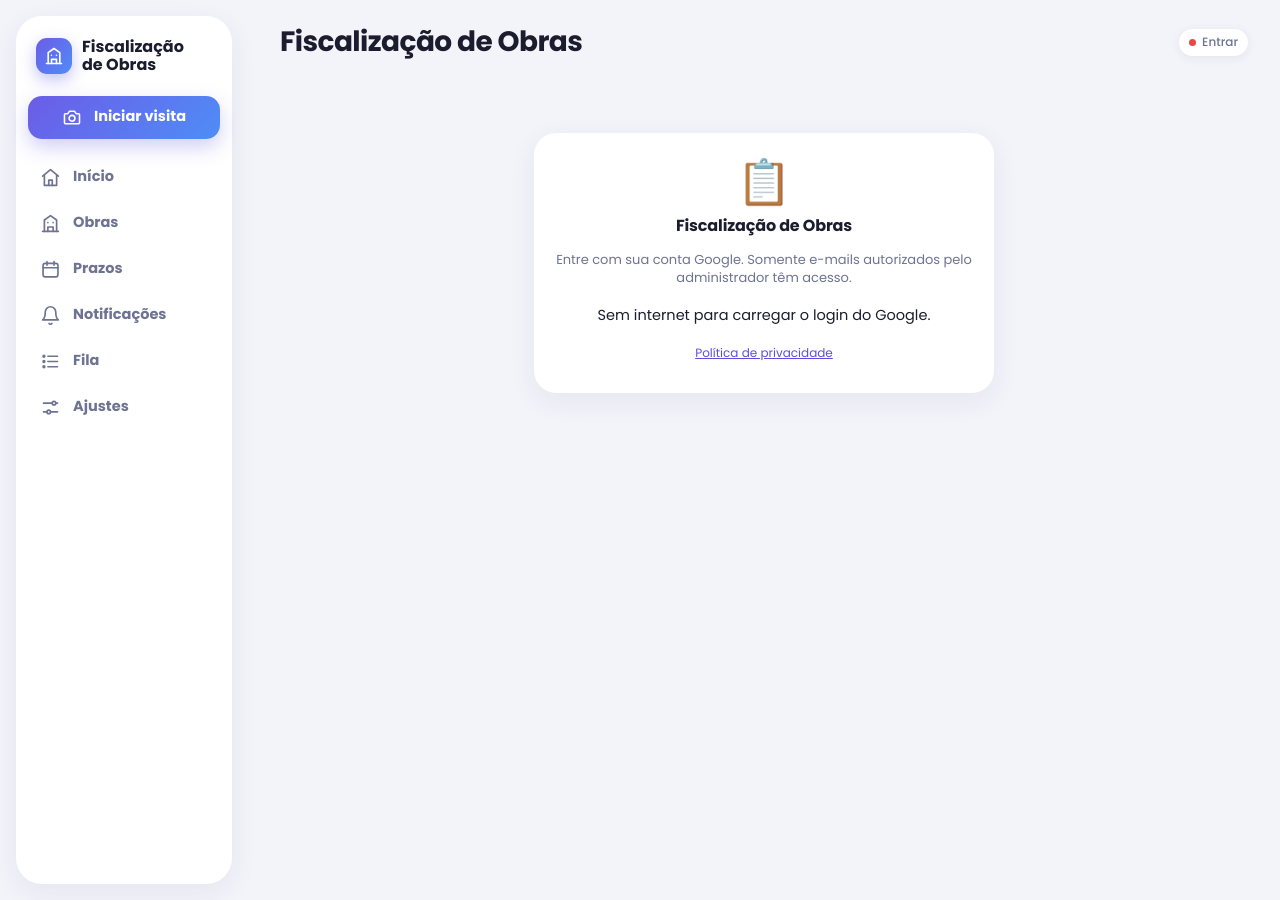
<file: index.html>
<!doctype html>
<html lang="pt-BR">
<head>
  <meta charset="utf-8">
  <meta name="viewport" content="width=device-width, initial-scale=1, viewport-fit=cover">
  <meta name="theme-color" content="#f3f4fa" id="meta-tema">
  <script>
    /* aplica o tema antes de desenhar (evita "piscar") */
    (function () {
      var t = 'auto';
      try { t = localStorage.getItem('tema') || 'auto'; } catch (e) {}
      var escuro = t === 'escuro' || (t === 'auto' && window.matchMedia && matchMedia('(prefers-color-scheme: dark)').matches);
      document.documentElement.setAttribute('data-theme', escuro ? 'dark' : 'light');
      document.getElementById('meta-tema').setAttribute('content', escuro ? '#0f1020' : '#f3f4fa');
    })();
  </script>
  <title>Fiscalização de Obras</title>
  <link rel="preload" href="fonts/poppins-Regular.woff" as="font" type="font/woff" crossorigin>
  <link rel="manifest" href="manifest.webmanifest">
  <link rel="icon" href="icons/icon-192.png">
  <link rel="apple-touch-icon" href="icons/icon-192.png">
  <link rel="stylesheet" href="css/app.css">
  <link rel="stylesheet" href="css/novo.css">
</head>
<body>
  <header class="topo">
    <button class="voltar oculto" id="btn-voltar" aria-label="Voltar"><svg viewBox="0 0 24 24" width="22" height="22" fill="none" stroke="currentColor" stroke-width="2" stroke-linecap="round" stroke-linejoin="round"><path d="M15 18l-6-6 6-6"/></svg></button>
    <h1 id="titulo">Fiscalização</h1>
    <button class="chip-sync" id="chip-sync"><span class="ponto"></span><span id="txt-sync">…</span></button>
  </header>
  <main id="main"></main>
  <nav class="nav2" id="nav" aria-label="Navegação">
    <div class="nav2-marca"><i><svg viewBox="0 0 24 24" fill="none" stroke="currentColor" stroke-width="1.9" stroke-linecap="round" stroke-linejoin="round" aria-hidden="true"><path d="M3 21h18"/><path d="M5 21V8l7-5 7 5v13"/><path d="M9 21v-5h6v5"/><path d="M9 11h.01M15 11h.01"/></svg></i>Fiscalização<br>de Obras</div>
    <a href="#/inicio" data-r="inicio" aria-label="Início"><svg viewBox="0 0 24 24" fill="none" stroke="currentColor" stroke-width="1.9" stroke-linecap="round" stroke-linejoin="round" aria-hidden="true"><path d="M3 10.5 12 3l9 7.5"/><path d="M5 9.5V21h14V9.5"/><path d="M10 21v-6h4v6"/></svg><span class="nav2-t">Início</span></a>
    <a href="#/obras" data-r="obras" aria-label="Obras"><svg viewBox="0 0 24 24" fill="none" stroke="currentColor" stroke-width="1.9" stroke-linecap="round" stroke-linejoin="round" aria-hidden="true"><path d="M3 21h18"/><path d="M5 21V8l7-5 7 5v13"/><path d="M9 21v-5h6v5"/><path d="M9 11h.01M15 11h.01"/></svg><span class="nav2-t">Obras</span></a>
    <label class="nav2-cam" id="nav-cam" role="button" tabindex="0" aria-label="Iniciar visita"><span class="nav2-bola"><svg viewBox="0 0 24 24" fill="none" stroke="currentColor" stroke-width="1.9" stroke-linecap="round" stroke-linejoin="round" aria-hidden="true"><path d="M4 8h3l2-3h6l2 3h3a1 1 0 0 1 1 1v10a1 1 0 0 1-1 1H4a1 1 0 0 1-1-1V9a1 1 0 0 1 1-1z"/><circle cx="12" cy="13.5" r="3.5"/></svg></span><span class="nav2-t" id="nav-cam-t">Iniciar visita</span></label>
    <a href="#/prazos" data-r="prazos" aria-label="Prazos"><svg viewBox="0 0 24 24" fill="none" stroke="currentColor" stroke-width="1.9" stroke-linecap="round" stroke-linejoin="round" aria-hidden="true"><rect x="3.5" y="5" width="17" height="15.5" rx="2.5"/><path d="M3.5 10h17M8 3v4M16 3v4"/></svg><span class="nav2-t">Prazos</span><span class="nav-badge" id="badge-notif"></span></a>
    <a href="#/notificacoes" data-r="notificacoes" class="so-pc" aria-label="Notificações"><svg viewBox="0 0 24 24" fill="none" stroke="currentColor" stroke-width="1.9" stroke-linecap="round" stroke-linejoin="round" aria-hidden="true"><path d="M6 8a6 6 0 0 1 12 0c0 7 3 9 3 9H3s3-2 3-9"/><path d="M10.3 21a1.94 1.94 0 0 0 3.4 0"/></svg><span class="nav2-t">Notificações</span></a>
    <a href="#/fila" data-r="fila" class="so-pc" aria-label="Fila"><svg viewBox="0 0 24 24" fill="none" stroke="currentColor" stroke-width="1.9" stroke-linecap="round" stroke-linejoin="round" aria-hidden="true"><path d="M9 6h11M9 12h11M9 18h11"/><circle cx="4.5" cy="6" r="1"/><circle cx="4.5" cy="12" r="1"/><circle cx="4.5" cy="18" r="1"/></svg><span class="nav2-t">Fila</span></a>
    <a href="#/config" data-r="config" class="so-pc" aria-label="Ajustes"><svg viewBox="0 0 24 24" fill="none" stroke="currentColor" stroke-width="1.9" stroke-linecap="round" stroke-linejoin="round" aria-hidden="true"><path d="M4 7h10M18 7h2M4 17h4M12 17h8"/><circle cx="16" cy="7" r="2"/><circle cx="10" cy="17" r="2"/></svg><span class="nav2-t">Ajustes</span></a>
    <a href="#/mais" data-r="mais" class="so-cel" aria-label="Mais"><svg viewBox="0 0 24 24" fill="none" stroke="currentColor" stroke-width="1.9" stroke-linecap="round" stroke-linejoin="round" aria-hidden="true"><circle cx="5" cy="12" r="1.4"/><circle cx="12" cy="12" r="1.4"/><circle cx="19" cy="12" r="1.4"/></svg><span class="nav2-t">Mais</span></a>
  </nav>
  <script src="config.js"></script>
  <script src="lib/jszip.min.js"></script>
  <script src="js/extenso.js"></script>
  <script src="js/docgen.js"></script>
  <script src="js/xlsx.js"></script>
  <script src="js/db.js"></script>
  <script src="js/foto.js"></script>
  <script src="js/camera.js"></script>
  <script src="js/sync.js"></script>
  <script src="js/app.js"></script>
</body>
</html>
</file>
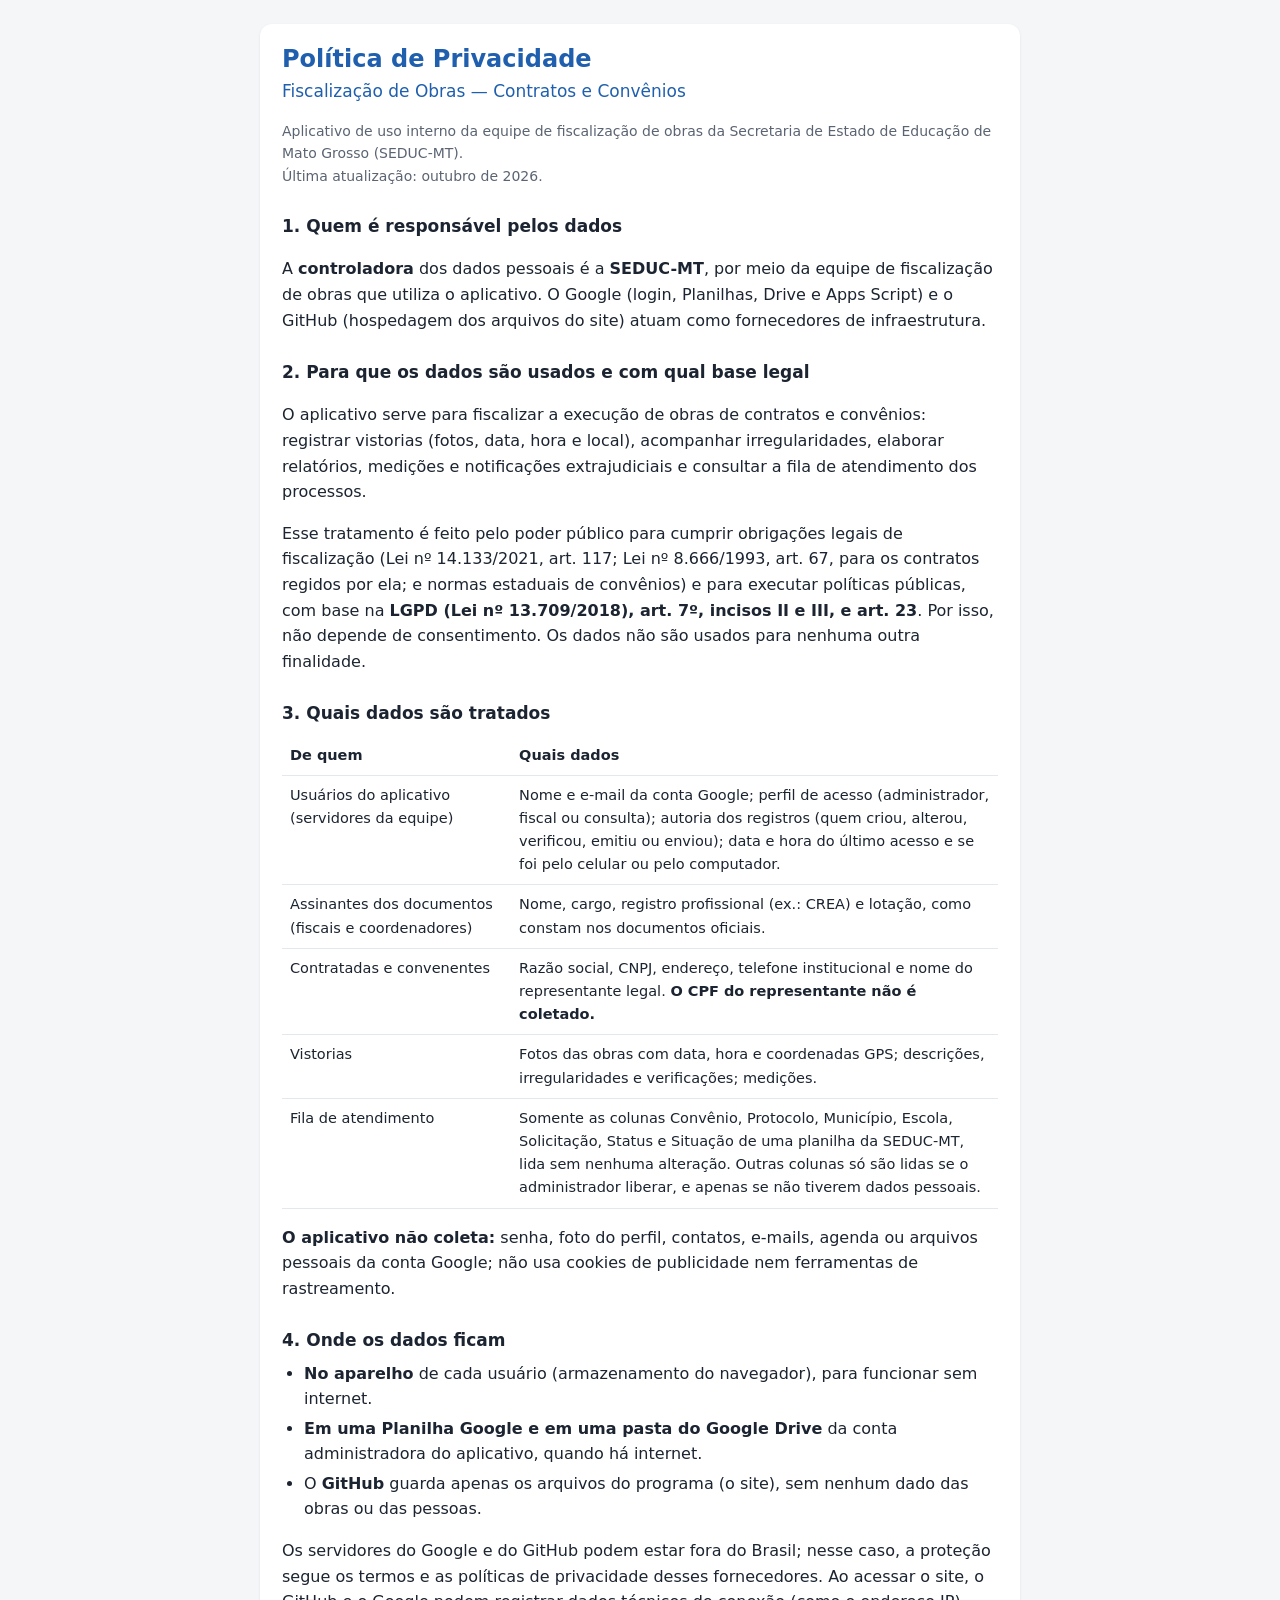
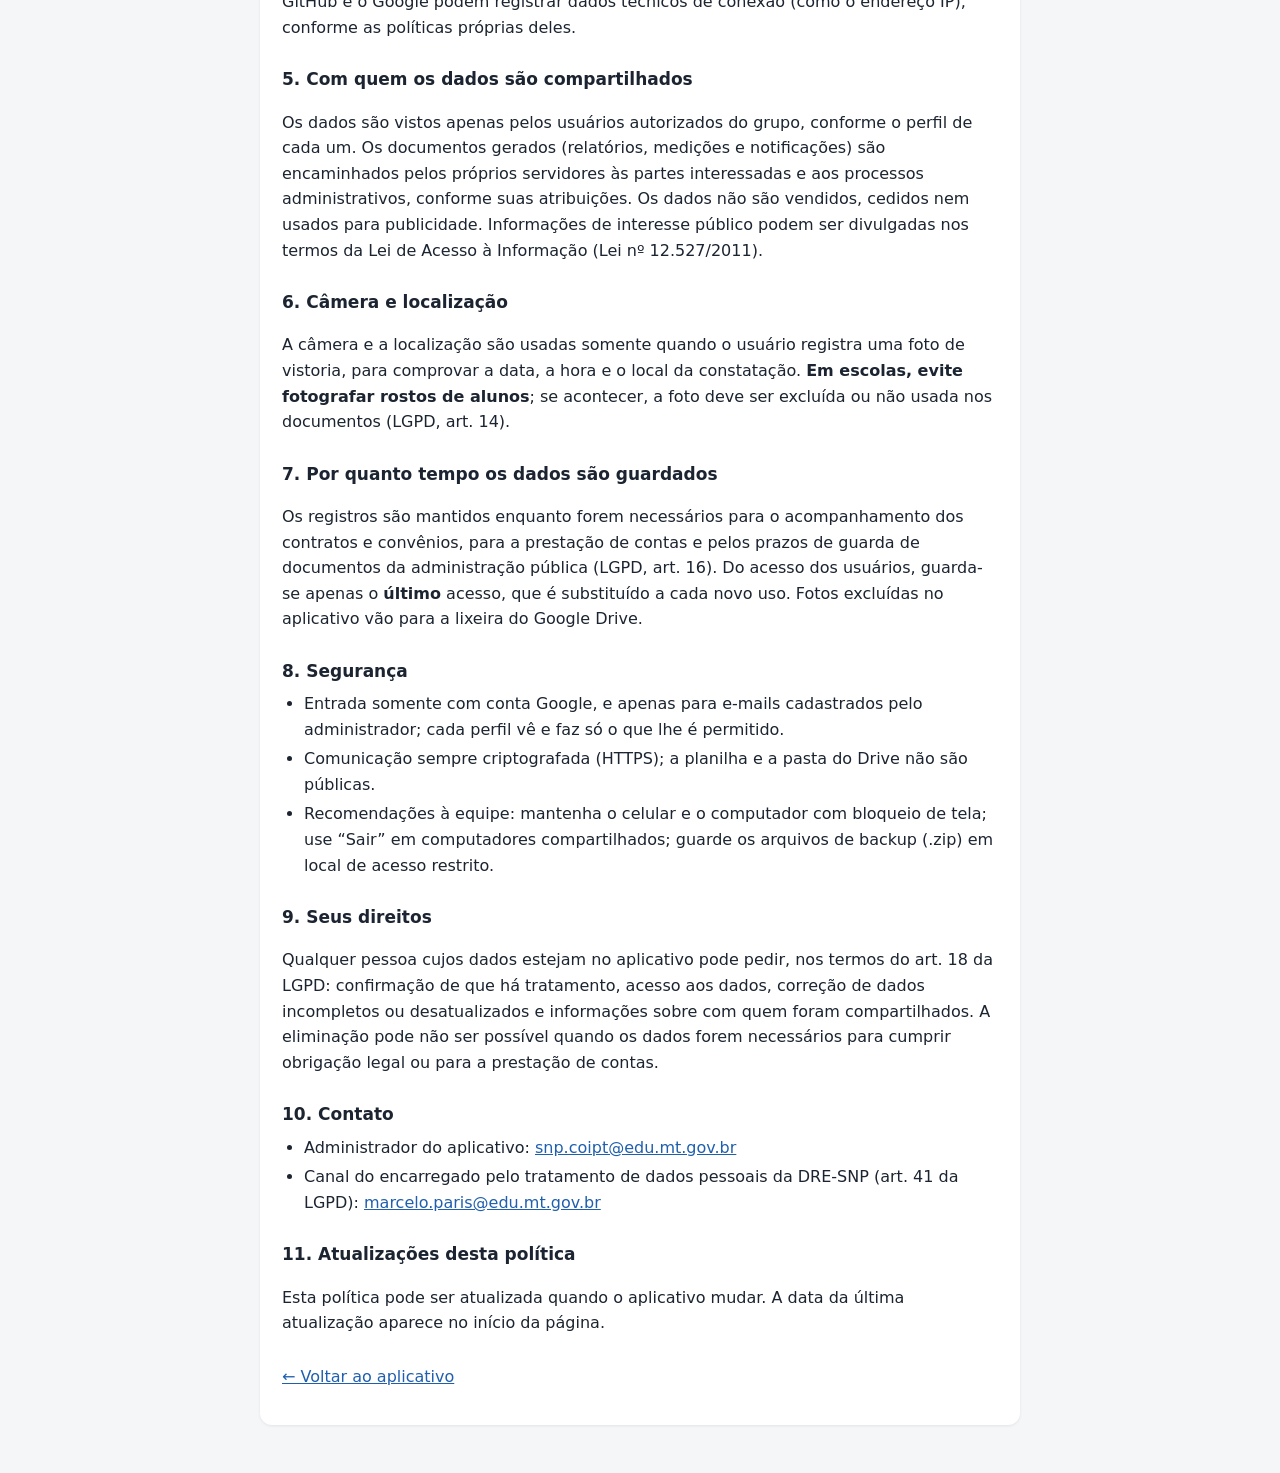
<file: privacidade.html>
<!doctype html>
<html lang="pt-BR">
<head>
<meta charset="utf-8">
<meta name="viewport" content="width=device-width, initial-scale=1">
<title>Política de Privacidade — Fiscalização de Obras</title>
<style>
  :root { --txt: #1b2430; --txt2: #5b6472; --bg: #f4f6f8; --sup: #fff; --pri: #1f5fae; --linha: #e3e7ee; --dest: #fff6d6; }
  @media (prefers-color-scheme: dark) { :root { --txt: #e7e9ee; --txt2: #a3abb8; --bg: #0e1014; --sup: #171a20; --pri: #7fb0ff; --linha: #2a2f38; --dest: #3a3214; } }
  body { font: 16px/1.6 system-ui, -apple-system, "Segoe UI", Roboto, Arial, sans-serif; color: var(--txt); background: var(--bg); margin: 0; }
  main { max-width: 760px; margin: 0 auto; padding: 24px 16px 48px; }
  .card { background: var(--sup); border-radius: 12px; padding: 20px 22px; box-shadow: 0 1px 3px rgba(16,24,40,.08); }
  h1 { color: var(--pri); font-size: 24px; margin-top: 0; line-height: 1.25; }
  h2 { font-size: 17px; margin: 26px 0 6px; }
  a { color: var(--pri); }
  ul { padding-left: 22px; margin: 6px 0; }
  li { margin: 4px 0; }
  .sub { color: var(--txt2); font-size: 14px; }
  table { width: 100%; border-collapse: collapse; font-size: 14.5px; margin: 8px 0; }
  th, td { text-align: left; vertical-align: top; padding: 8px 8px; border-bottom: 1px solid var(--linha); }
  th { font-weight: 600; }
  @media (max-width: 560px) { table, tbody, tr, td, th { display: block; } thead { display: none; } tr { border-bottom: 1px solid var(--linha); padding: 6px 0; } td { border: 0; padding: 2px 0; } td:first-child { font-weight: 600; } }
</style>
</head>
<body>
<main><div class="card">
<h1>Política de Privacidade<br><span style="font-size:17px;font-weight:500">Fiscalização de Obras — Contratos e Convênios</span></h1>
<p class="sub">Aplicativo de uso interno da equipe de fiscalização de obras da Secretaria de Estado de Educação de Mato Grosso (SEDUC-MT).<br>
Última atualização: outubro de 2026.</p>

<h2>1. Quem é responsável pelos dados</h2>
<p>A <b>controladora</b> dos dados pessoais é a <b>SEDUC-MT</b>, por meio da equipe de fiscalização de obras que utiliza o aplicativo. O Google (login, Planilhas, Drive e Apps Script) e o GitHub (hospedagem dos arquivos do site) atuam como fornecedores de infraestrutura.</p>

<h2>2. Para que os dados são usados e com qual base legal</h2>
<p>O aplicativo serve para fiscalizar a execução de obras de contratos e convênios: registrar vistorias (fotos, data, hora e local), acompanhar irregularidades, elaborar relatórios, medições e notificações extrajudiciais e consultar a fila de atendimento dos processos.</p>
<p>Esse tratamento é feito pelo poder público para cumprir obrigações legais de fiscalização (Lei nº 14.133/2021, art. 117; Lei nº 8.666/1993, art. 67, para os contratos regidos por ela; e normas estaduais de convênios) e para executar políticas públicas, com base na <b>LGPD (Lei nº 13.709/2018), art. 7º, incisos II e III, e art. 23</b>. Por isso, não depende de consentimento. Os dados não são usados para nenhuma outra finalidade.</p>

<h2>3. Quais dados são tratados</h2>
<table>
  <thead><tr><th style="width:32%">De quem</th><th>Quais dados</th></tr></thead>
  <tbody>
  <tr><td>Usuários do aplicativo (servidores da equipe)</td><td>Nome e e-mail da conta Google; perfil de acesso (administrador, fiscal ou consulta); autoria dos registros (quem criou, alterou, verificou, emitiu ou enviou); data e hora do último acesso e se foi pelo celular ou pelo computador.</td></tr>
  <tr><td>Assinantes dos documentos (fiscais e coordenadores)</td><td>Nome, cargo, registro profissional (ex.: CREA) e lotação, como constam nos documentos oficiais.</td></tr>
  <tr><td>Contratadas e convenentes</td><td>Razão social, CNPJ, endereço, telefone institucional e nome do representante legal. <b>O CPF do representante não é coletado.</b></td></tr>
  <tr><td>Vistorias</td><td>Fotos das obras com data, hora e coordenadas GPS; descrições, irregularidades e verificações; medições.</td></tr>
  <tr><td>Fila de atendimento</td><td>Somente as colunas Convênio, Protocolo, Município, Escola, Solicitação, Status e Situação de uma planilha da SEDUC-MT, lida sem nenhuma alteração. Outras colunas só são lidas se o administrador liberar, e apenas se não tiverem dados pessoais.</td></tr>
  </tbody>
</table>
<p><b>O aplicativo não coleta:</b> senha, foto do perfil, contatos, e-mails, agenda ou arquivos pessoais da conta Google; não usa cookies de publicidade nem ferramentas de rastreamento.</p>

<h2>4. Onde os dados ficam</h2>
<ul>
  <li><b>No aparelho</b> de cada usuário (armazenamento do navegador), para funcionar sem internet.</li>
  <li><b>Em uma Planilha Google e em uma pasta do Google Drive</b> da conta administradora do aplicativo, quando há internet.</li>
  <li>O <b>GitHub</b> guarda apenas os arquivos do programa (o site), sem nenhum dado das obras ou das pessoas.</li>
</ul>
<p>Os servidores do Google e do GitHub podem estar fora do Brasil; nesse caso, a proteção segue os termos e as políticas de privacidade desses fornecedores. Ao acessar o site, o GitHub e o Google podem registrar dados técnicos de conexão (como o endereço IP), conforme as políticas próprias deles.</p>

<h2>5. Com quem os dados são compartilhados</h2>
<p>Os dados são vistos apenas pelos usuários autorizados do grupo, conforme o perfil de cada um. Os documentos gerados (relatórios, medições e notificações) são encaminhados pelos próprios servidores às partes interessadas e aos processos administrativos, conforme suas atribuições. Os dados não são vendidos, cedidos nem usados para publicidade. Informações de interesse público podem ser divulgadas nos termos da Lei de Acesso à Informação (Lei nº 12.527/2011).</p>

<h2>6. Câmera e localização</h2>
<p>A câmera e a localização são usadas somente quando o usuário registra uma foto de vistoria, para comprovar a data, a hora e o local da constatação. <b>Em escolas, evite fotografar rostos de alunos</b>; se acontecer, a foto deve ser excluída ou não usada nos documentos (LGPD, art. 14).</p>

<h2>7. Por quanto tempo os dados são guardados</h2>
<p>Os registros são mantidos enquanto forem necessários para o acompanhamento dos contratos e convênios, para a prestação de contas e pelos prazos de guarda de documentos da administração pública (LGPD, art. 16). Do acesso dos usuários, guarda-se apenas o <b>último</b> acesso, que é substituído a cada novo uso. Fotos excluídas no aplicativo vão para a lixeira do Google Drive.</p>

<h2>8. Segurança</h2>
<ul>
  <li>Entrada somente com conta Google, e apenas para e-mails cadastrados pelo administrador; cada perfil vê e faz só o que lhe é permitido.</li>
  <li>Comunicação sempre criptografada (HTTPS); a planilha e a pasta do Drive não são públicas.</li>
  <li>Recomendações à equipe: mantenha o celular e o computador com bloqueio de tela; use “Sair” em computadores compartilhados; guarde os arquivos de backup (.zip) em local de acesso restrito.</li>
</ul>

<h2>9. Seus direitos</h2>
<p>Qualquer pessoa cujos dados estejam no aplicativo pode pedir, nos termos do art. 18 da LGPD: confirmação de que há tratamento, acesso aos dados, correção de dados incompletos ou desatualizados e informações sobre com quem foram compartilhados. A eliminação pode não ser possível quando os dados forem necessários para cumprir obrigação legal ou para a prestação de contas.</p>

<h2>10. Contato</h2>
<ul>
  <li>Administrador do aplicativo: <a href="mailto:snp.coipt@edu.mt.gov.br">snp.coipt@edu.mt.gov.br</a></li>
  <li>Canal do encarregado pelo tratamento de dados pessoais da DRE-SNP (art. 41 da LGPD): <a href="mailto:marcelo.paris@edu.mt.gov.br">marcelo.paris@edu.mt.gov.br</a></li>
</ul>

<h2>11. Atualizações desta política</h2>
<p>Esta política pode ser atualizada quando o aplicativo mudar. A data da última atualização aparece no início da página.</p>

<p style="margin-top:28px"><a href="./">← Voltar ao aplicativo</a></p>
</div></main>
</body>
</html>
</file>
<file: css/app.css>
/* ============ Tema (claro / escuro) ============ */
:root {
  --bg: #f6f7f9;
  --sup: #ffffff;
  --sup2: #f0f2f5;
  --txt: #16181d;
  --txt2: #6b7280;
  --linha: #e4e7ec;
  --pri: #2563eb;
  --pri-bg: #eaf1fe;
  --pri-txt: #ffffff;
  --ok: #15803d;
  --ok-bg: #e8f6ee;
  --alerta: #b45309;
  --alerta-bg: #fdf4e3;
  --erro: #dc2626;
  --erro-bg: #fdecec;
  --img-bg: #e6e9ee;
  --sombra-modal: 0 -8px 30px rgba(0, 0, 0, .12);
  --raio: 12px;
  color-scheme: light;
}
:root[data-theme="dark"] {
  --bg: #0e1014;
  --sup: #171a20;
  --sup2: #20242c;
  --txt: #e7e9ee;
  --txt2: #9aa1ad;
  --linha: #2a2f38;
  --pri: #6ea8ff;
  --pri-bg: #1b2a44;
  --pri-txt: #0b1220;
  --ok: #4ade80;
  --ok-bg: #16301f;
  --alerta: #fbbf24;
  --alerta-bg: #33290f;
  --erro: #f87171;
  --erro-bg: #3a1a1a;
  --img-bg: #252a33;
  --sombra-modal: 0 -8px 30px rgba(0, 0, 0, .5);
  color-scheme: dark;
}
@media (prefers-color-scheme: dark) {
  :root:not([data-theme="light"]):not([data-theme="dark"]) {
    --bg: #0e1014; --sup: #171a20; --sup2: #20242c; --txt: #e7e9ee; --txt2: #9aa1ad; --linha: #2a2f38;
    --pri: #6ea8ff; --pri-bg: #1b2a44; --pri-txt: #0b1220; --ok: #4ade80; --ok-bg: #16301f;
    --alerta: #fbbf24; --alerta-bg: #33290f; --erro: #f87171; --erro-bg: #3a1a1a; --img-bg: #252a33;
    --sombra-modal: 0 -8px 30px rgba(0, 0, 0, .5);
    color-scheme: dark;
  }
}

/* ============ Base ============ */
* { box-sizing: border-box; -webkit-tap-highlight-color: transparent; }
html, body { margin: 0; padding: 0; background: var(--bg); color: var(--txt); font: 15px/1.45 system-ui, -apple-system, "Segoe UI", Roboto, Arial, sans-serif; }
body { padding-bottom: calc(62px + env(safe-area-inset-bottom)); }
button, input, select, textarea { font: inherit; color: inherit; }
input:not([type=checkbox]):not([type=radio]), select, textarea { min-width: 0; max-width: 100%; }
/* nada pode alargar a página: no iPhone isso deixa a tela "solta" para o lado e a barra inferior fora do lugar
   (só no body: assim o bloqueio de rolagem do visualizador de fotos continua valendo para a página toda) */
body { overflow-x: clip; }
a { color: var(--pri); }

/* ============ Topo ============ */
.topo { position: sticky; top: 0; z-index: 20; background: color-mix(in srgb, var(--sup) 92%, transparent); backdrop-filter: blur(10px); -webkit-backdrop-filter: blur(10px);
  color: var(--txt); display: flex; align-items: center; gap: 6px; padding: 10px 14px; padding-top: calc(10px + env(safe-area-inset-top)); border-bottom: 1px solid var(--linha); }
.topo h1 { font-size: 16px; margin: 0; flex: 1; white-space: nowrap; overflow: hidden; text-overflow: ellipsis; font-weight: 600; letter-spacing: -.01em; }
.topo .voltar { background: none; border: 0; color: var(--txt); font-size: 20px; padding: 2px 8px 2px 0; cursor: pointer; line-height: 1; }
.chip-sync { border: 0; border-radius: 999px; padding: 5px 10px; font-size: 12px; background: var(--sup2); color: var(--txt2); cursor: pointer; display: inline-flex; gap: 6px; align-items: center; white-space: nowrap; }
.chip-sync .ponto { width: 7px; height: 7px; border-radius: 50%; background: var(--txt2); }
.chip-sync.ok .ponto { background: #22c55e; }
.chip-sync.sincronizando .ponto { background: #f59e0b; animation: pisca 1s infinite; }
.chip-sync.erro .ponto, .chip-sync.login .ponto, .chip-sync.sem_acesso .ponto { background: #ef4444; }
@keyframes pisca { 50% { opacity: .3; } }

/* ============ Navegacao inferior ============ */
.nav { position: fixed; bottom: 0; left: 0; right: 0; z-index: 20; display: flex; background: color-mix(in srgb, var(--sup) 94%, transparent); backdrop-filter: blur(10px); -webkit-backdrop-filter: blur(10px);
  border-top: 1px solid var(--linha); padding-bottom: env(safe-area-inset-bottom); }
.nav a { flex: 1; text-align: center; padding: 8px 2px 7px; text-decoration: none; color: var(--txt2); font-size: 11px; display: flex; flex-direction: column; align-items: center; gap: 3px; }
.nav a svg { width: 22px; height: 22px; }
.nav a.ativo { color: var(--pri); font-weight: 600; }

/* ============ Estrutura ============ */
main { max-width: 820px; margin: 0 auto; padding: 14px; }
.card { background: var(--sup); border: 1px solid var(--linha); border-radius: var(--raio); padding: 14px; margin-bottom: 12px; }
.card h2 { font-size: 15px; margin: 0 0 10px; font-weight: 600; letter-spacing: -.01em; }
.card h3 { font-size: 11.5px; margin: 16px 0 6px; color: var(--txt2); text-transform: uppercase; letter-spacing: .06em; font-weight: 600; }
h3.sub { font-size: 11.5px; text-transform: uppercase; letter-spacing: .06em; font-weight: 600; margin: 16px 2px 8px; }
.sub { color: var(--txt2); font-size: 13px; }
.vazio { text-align: center; color: var(--txt2); padding: 32px 12px; }
.linha { display: flex; gap: 8px; align-items: center; flex-wrap: wrap; }
.linha > .cresce { flex: 1; min-width: 0; }
.grade2 { display: grid; grid-template-columns: 1fr 1fr; gap: 0 12px; }
@media (max-width: 560px) { .grade2 { grid-template-columns: 1fr; } }

/* ============ Listas ============ */
.item { display: block; text-decoration: none; color: inherit; background: var(--sup); border: 1px solid var(--linha); border-radius: var(--raio); padding: 12px 14px; margin-bottom: 8px; position: relative; }
.item:active { background: var(--sup2); }
.item .t { font-weight: 600; }
.item .d { color: var(--txt2); font-size: 13px; margin-top: 2px; }
.item .badge { position: absolute; top: 12px; right: 12px; }
.badge { display: inline-block; font-size: 11px; padding: 2px 8px; border-radius: 999px; background: var(--pri-bg); color: var(--pri); font-weight: 600; letter-spacing: .01em; }
.badge.rasc { background: var(--alerta-bg); color: var(--alerta); }
.badge.emit { background: var(--ok-bg); color: var(--ok); }
.badge.pendente { background: var(--erro-bg); color: var(--erro); }
.badge.sanada { background: var(--ok-bg); color: var(--ok); }
.pend { display: inline-block; width: 7px; height: 7px; border-radius: 50%; background: var(--alerta); margin-left: 6px; vertical-align: middle; }

/* ============ Formularios ============ */
label.campo, .campo-bloco { display: block; margin-bottom: 12px; }
label.campo > span, .campo-bloco > span { display: block; font-size: 12.5px; color: var(--txt2); margin-bottom: 4px; font-weight: 500; }
input[type=text], input[type=number], input[type=date], input[type=time], input[type=email], input[type=url], input[type=search], select, textarea {
  width: 100%; padding: 10px 11px; border: 1px solid var(--linha); border-radius: 10px; background: var(--sup); outline: none; transition: border-color .15s, box-shadow .15s; }
input:focus, select:focus, textarea:focus { border-color: var(--pri); box-shadow: 0 0 0 3px var(--pri-bg); }
textarea { min-height: 84px; resize: vertical; }
input[readonly], textarea[readonly] { background: var(--sup2); }
input[type=checkbox], input[type=radio] { accent-color: var(--pri); width: 18px; height: 18px; }
.dica { font-size: 12px; color: var(--txt2); margin-top: 4px; }

/* ============ Botoes ============ */
.btn { display: inline-flex; align-items: center; justify-content: center; gap: 6px; border: 1px solid transparent; background: var(--sup2); color: var(--txt); padding: 9px 14px; border-radius: 10px; cursor: pointer; font-weight: 500; text-decoration: none; transition: filter .15s; }
.btn:active { filter: brightness(.95); }
.btn:disabled { opacity: .45; cursor: default; }
.btn.pri { background: var(--pri); color: var(--pri-txt); }
.btn.ok { background: var(--ok); color: #fff; }
:root[data-theme="dark"] .btn.ok { color: #0b1a10; }
.btn.alerta { background: var(--erro); color: #fff; }
.btn.perigo { background: transparent; color: var(--erro); border-color: var(--linha); }
.btn.peq { padding: 6px 10px; font-size: 13px; border-radius: 8px; }
.btn.bloco { width: 100%; }
.btn.grande { padding: 14px 16px; font-size: 16px; font-weight: 600; }
.acoes { display: flex; gap: 8px; flex-wrap: wrap; margin-top: 10px; }
.grade-bt { display: grid; grid-template-columns: 1fr 1fr; gap: 8px; }
.fab { position: fixed; right: 16px; bottom: calc(74px + env(safe-area-inset-bottom)); width: 54px; height: 54px; border-radius: 16px; border: 0; background: var(--pri); color: var(--pri-txt); font-size: 26px; box-shadow: 0 6px 18px rgba(0,0,0,.18); cursor: pointer; z-index: 15; }

/* ============ Abas e filtros ============ */
.abas { display: flex; gap: 2px; background: var(--sup2); padding: 3px; border-radius: 10px; margin-bottom: 12px; overflow-x: auto; }
.abas button { flex: 1; border: 0; background: none; padding: 7px 4px; border-radius: 8px; cursor: pointer; color: var(--txt2); font-weight: 500; font-size: 12.5px; line-height: 1.25; white-space: normal; }
.abas button.ativo { background: var(--sup); color: var(--txt); box-shadow: 0 1px 2px rgba(0,0,0,.08); }
.filtros { display: flex; gap: 6px; margin-bottom: 10px; flex-wrap: wrap; }
.filtros button { border: 1px solid var(--linha); background: var(--sup); border-radius: 999px; padding: 5px 12px; font-size: 13px; cursor: pointer; color: var(--txt2); }
.filtros button.ativo { background: var(--txt); color: var(--sup); border-color: var(--txt); }

/* ============ Fotos ============ */
.fotos { display: grid; grid-template-columns: repeat(auto-fill, minmax(100px, 1fr)); gap: 6px; }
.foto { position: relative; border-radius: 10px; overflow: hidden; background: var(--img-bg); aspect-ratio: 4/3; cursor: pointer; outline: 2px solid transparent; outline-offset: -2px; }
.foto img { width: 100%; height: 100%; object-fit: cover; display: block; }
.foto .dt { position: absolute; left: 0; right: 0; bottom: 0; font-size: 10.5px; color: #fff; background: linear-gradient(transparent, rgba(0,0,0,.65)); padding: 12px 6px 4px; }
.foto.sel { outline: 3px solid var(--pri); }
.foto.irr { outline: 2px solid var(--erro); }
.foto.fora { opacity: .35; }
.foto .num { position: absolute; top: 5px; left: 5px; background: var(--pri); color: var(--pri-txt); border-radius: 999px; min-width: 22px; height: 22px; font-size: 12px; display: grid; place-items: center; font-weight: 700; }
.foto .nuvem, .foto .alerta { position: absolute; top: 5px; right: 5px; font-size: 12px; background: rgba(0,0,0,.55); color: #fff; border-radius: 999px; padding: 1px 6px; }
.foto.irr .nuvem { right: 34px; }
img.grande { display: block; width: 100%; max-height: 60vh; object-fit: contain; background: #000; border-radius: 10px; margin-bottom: 10px; }

.gps { display: flex; align-items: center; gap: 8px; padding: 9px 12px; border-radius: 10px; background: var(--alerta-bg); color: var(--alerta); font-size: 13px; margin-bottom: 12px; }
.gps.bom { background: var(--ok-bg); color: var(--ok); }
.gps.ruim { background: var(--erro-bg); color: var(--erro); }

.lista-ord .li { display: flex; gap: 8px; align-items: flex-start; border: 1px solid var(--linha); border-radius: 10px; padding: 8px; margin-bottom: 8px; background: var(--sup); }
.lista-ord .li img { width: 72px; height: 54px; object-fit: cover; border-radius: 6px; flex: none; background: var(--img-bg); }
.lista-ord .li .ctl { display: flex; flex-direction: column; gap: 4px; }
.lista-ord .li textarea { min-height: 54px; }

/* ============ Irregularidades ============ */
.antes-depois { display: grid; grid-template-columns: 1fr 1fr; gap: 8px; }
.antes-depois figure { margin: 0; }
.antes-depois img { width: 100%; border-radius: 8px; display: block; aspect-ratio: 4/3; object-fit: cover; background: var(--img-bg); }
.antes-depois figcaption { font-size: 12px; color: var(--txt2); margin-top: 3px; }
.verif { border-left: 3px solid var(--linha); padding: 4px 0 4px 10px; margin: 10px 0; }
.verif.sanada { border-color: var(--ok); }
.verif.nao_sanada { border-color: var(--erro); }
.item-irr { display: flex; gap: 10px; align-items: flex-start; }
.item-irr img { width: 72px; height: 54px; object-fit: cover; border-radius: 6px; flex: none; background: var(--img-bg); }
.item-irr .cresce { flex: 1; min-width: 0; }
.item-irr .badge { position: static; float: right; margin: 0 0 4px 8px; }

/* ============ Modal, aviso, toast ============ */
.modal-fundo { position: fixed; inset: 0; background: rgba(0, 0, 0, .45); z-index: 50; display: flex; align-items: flex-end; justify-content: center; }
.modal { background: var(--sup); width: 100%; max-width: 560px; max-height: 92vh; overflow: auto; border-radius: 18px 18px 0 0; padding: 18px 16px; padding-bottom: calc(16px + env(safe-area-inset-bottom)); box-shadow: var(--sombra-modal); }
@media (min-width: 700px) { .modal-fundo { align-items: center; } .modal { border-radius: 16px; } }
.modal h2 { margin: 0 0 12px; font-size: 17px; font-weight: 600; }
.toast { position: fixed; left: 50%; transform: translateX(-50%); bottom: calc(78px + env(safe-area-inset-bottom)); background: var(--txt); color: var(--sup); padding: 10px 16px; border-radius: 12px; z-index: 70; font-size: 14px; max-width: 92vw; box-shadow: 0 6px 20px rgba(0,0,0,.25); }
.toast.erro { background: var(--erro); color: #fff; }
.tabela-info { width: 100%; border-collapse: collapse; font-size: 13.5px; }
.tabela-info td { padding: 5px 0; vertical-align: top; border-bottom: 1px solid var(--linha); }
.tabela-info tr:last-child td { border-bottom: 0; }
.tabela-info td:first-child { color: var(--txt2); width: 38%; padding-right: 8px; }
.aviso { background: var(--alerta-bg); color: var(--alerta); border-radius: 10px; padding: 10px 12px; font-size: 13.5px; margin-bottom: 12px; }
.login-box { text-align: center; padding: 34px 16px; }
.login-box .logo { font-size: 44px; }
.carregando { display: inline-block; width: 16px; height: 16px; border: 2px solid var(--linha); border-top-color: var(--pri); border-radius: 50%; animation: gira .8s linear infinite; vertical-align: middle; }
@keyframes gira { to { transform: rotate(360deg); } }
.oculto { display: none !important; }
details.card > summary { list-style: none; cursor: pointer; font-weight: 600; }
details.card > summary::-webkit-details-marker { display: none; }
details.card > summary::before { content: '▸ '; color: var(--txt2); }
details.card[open] > summary::before { content: '▾ '; }
.seg { display: flex; background: var(--sup2); border-radius: 10px; padding: 3px; gap: 2px; }
.seg button { flex: 1; border: 0; background: none; padding: 8px; border-radius: 8px; cursor: pointer; color: var(--txt2); font-weight: 500; }
.seg button.ativo { background: var(--sup); color: var(--txt); box-shadow: 0 1px 2px rgba(0,0,0,.1); }

/* ============ Camera do app (visual de camera nativa) ============ */
.cv { position: fixed; inset: 0; z-index: 45; background: #000; color: #fff; display: flex; flex-direction: column; user-select: none; -webkit-user-select: none; }
.cv-topo { height: calc(56px + env(safe-area-inset-top)); padding: env(safe-area-inset-top) 10px 0; display: flex; align-items: center; gap: 6px; flex: none; }
.cv-topo-dir { display: flex; gap: 4px; }
.cv-cont { flex: 1; text-align: center; font-size: 13px; font-weight: 500; opacity: .85; overflow: hidden; white-space: nowrap; text-overflow: ellipsis; }
.cv-ic { width: 42px; height: 42px; border: 0; border-radius: 50%; background: transparent; color: #fff; display: grid; place-items: center; cursor: pointer; padding: 0; }
.cv-ic svg { width: 24px; height: 24px; }
.cv-ic.ativo { color: #facc15; }
.cv-ic-grande { width: 52px; height: 52px; background: rgba(255,255,255,.14); }
.cv-ic-grande svg { width: 26px; height: 26px; }
.cv-visor { position: relative; width: 100%; aspect-ratio: 3 / 4; max-height: calc(100vh - 56px - 170px - env(safe-area-inset-top) - env(safe-area-inset-bottom)); margin: 0 auto; overflow: hidden; background: #111; flex: none; touch-action: none; }
.cv-video { position: absolute; inset: 0; width: 100%; height: 100%; object-fit: cover; }
.cv-flash { position: absolute; inset: 0; background: #000; opacity: 0; pointer-events: none; }
.cv-flash.on { animation: cvflash .18s ease-out; }
@keyframes cvflash { from { opacity: .85; } to { opacity: 0; } }
.cv-foco { position: absolute; width: 64px; height: 64px; margin: -32px 0 0 -32px; border: 1.5px solid #fff; border-radius: 50%; pointer-events: none; opacity: 0; }
.cv-foco.on { animation: cvfoco .9s ease-out; }
@keyframes cvfoco { 0% { opacity: 1; transform: scale(1.3); } 30% { transform: scale(1); } 80% { opacity: 1; } 100% { opacity: 0; } }
.cv-zoom { position: absolute; left: 50%; bottom: 14px; transform: translateX(-50%); display: flex; gap: 6px; padding: 4px; border-radius: 999px; background: rgba(0,0,0,.35); }
.cv-zoom:empty { display: none; }
.cv-zoom button { min-width: 34px; height: 34px; border-radius: 999px; border: 0; background: rgba(0,0,0,.45); color: #fff; font-size: 12px; font-weight: 600; cursor: pointer; padding: 0 6px; }
.cv-zoom button.ativo { background: rgba(0,0,0,.6); color: #facc15; min-width: 44px; height: 38px; font-size: 13px; }
.cv-msg { position: absolute; left: 50%; top: calc(70px + env(safe-area-inset-top)); transform: translateX(-50%); background: rgba(0,0,0,.6); padding: 6px 14px; border-radius: 16px; font-size: 13px; opacity: 0; transition: opacity .3s; pointer-events: none; max-width: 88vw; text-align: center; z-index: 4; }
.cv-lentes-menu { position: absolute; z-index: 6; right: 10px; top: calc(60px + env(safe-area-inset-top)); background: rgba(20,20,20,.94); border-radius: 14px; padding: 8px; display: flex; flex-direction: column; gap: 4px; max-width: min(88vw, 360px); max-height: 60vh; overflow: auto; box-shadow: 0 6px 24px rgba(0,0,0,.5); }
.cv-lentes-tit { font-size: 12px; opacity: .7; padding: 4px 8px; }
.cv-lentes-menu button { border: 0; background: transparent; color: #fff; text-align: left; padding: 10px 12px; border-radius: 10px; font-size: 14px; cursor: pointer; }
.cv-lentes-menu button.ativo { background: rgba(255,255,255,.18); color: #facc15; }
.cv-modos { flex: none; display: flex; justify-content: center; gap: 22px; padding: 14px 0 4px; font-size: 13px; font-weight: 600; letter-spacing: .04em; color: rgba(255,255,255,.55); }
.cv-modos .ativo { color: #facc15; }
.cv-base { flex: 1; min-height: 110px; display: flex; align-items: center; justify-content: space-around; padding: 6px 24px calc(14px + env(safe-area-inset-bottom)); }
.cv-thumb { position: relative; width: 52px; height: 52px; border-radius: 50%; border: 2px solid rgba(255,255,255,.85); background: #1c1c1c center/cover no-repeat; cursor: pointer; padding: 0; }
.cv-badge { display: none; position: absolute; top: -6px; right: -8px; min-width: 22px; height: 22px; padding: 0 5px; border-radius: 999px; background: #fff; color: #000; font-size: 12px; font-weight: 700; place-items: center; }
.cv-disparo { width: 78px; height: 78px; border-radius: 50%; border: 4px solid #fff; background: transparent; padding: 4px; cursor: pointer; }
.cv-disparo span { display: block; width: 100%; height: 100%; border-radius: 50%; background: #fff; transition: transform .1s; }
.cv-disparo:active span, .cv-disparo.ocupado span { transform: scale(.86); background: #ddd; }

/* galeria da sessao dentro da camera */
.cv-video.espelho { transform: scaleX(-1); }
.cv-gal { position: absolute; inset: 0; z-index: 5; background: #000; display: flex; flex-direction: column; }
.cv-gal-topo { height: calc(56px + env(safe-area-inset-top)); padding: env(safe-area-inset-top) 8px 0; display: flex; align-items: center; gap: 6px; flex: none; }
.cv-gal-grade { flex: 1; overflow-y: auto; display: grid; grid-template-columns: repeat(auto-fill, minmax(110px, 1fr)); gap: 3px; padding: 3px; align-content: start; }
.cv-gal-item { aspect-ratio: 1; border: 0; padding: 0; background: #222 center/cover no-repeat; cursor: pointer; }
.cv-gal-base { flex: none; display: flex; justify-content: center; padding: 12px 16px calc(16px + env(safe-area-inset-bottom)); }
.cv-gal-bt { border: 0; border-radius: 999px; background: #fff; color: #000; font-weight: 600; padding: 12px 26px; font-size: 15px; cursor: pointer; }
.cv-ver { position: relative; flex: 1; min-height: 0; display: flex; align-items: center; justify-content: center; }
.cv-ver-img { max-width: 100%; max-height: 100%; object-fit: contain; }
.cv-ver-nav { position: absolute; top: 50%; transform: translateY(-50%); width: 44px; height: 44px; border-radius: 50%; border: 0; background: rgba(255,255,255,.18); color: #fff; display: grid; place-items: center; cursor: pointer; }
.cv-ver-nav svg { width: 24px; height: 24px; }
.cv-ver-nav.esq { left: 10px; } .cv-ver-nav.dir { right: 10px; }

/* ---- camera na horizontal: controles na lateral (como a camera nativa) ---- */
@media (orientation: landscape) and (max-height: 600px) {
  .cv { flex-direction: row; }
  .cv-topo { flex-direction: column; height: auto; width: calc(64px + env(safe-area-inset-left)); padding: 12px 0 12px env(safe-area-inset-left); justify-content: space-between; }
  .cv-topo-dir { flex-direction: column-reverse; gap: 10px; }
  .cv-cont { display: none; }
  /* 3.17.2: o visor ocupa toda a altura e o espaço entre os controles (antes, no iPhone, a altura em % falhava
     e o visor ficava pequeno no canto de cima); a imagem aparece inteira, como a foto sai */
  .cv-visor { flex: 1 1 auto; align-self: stretch; height: auto; max-height: none; width: auto; min-width: 0; aspect-ratio: auto; max-width: none; margin: 0; }
  .cv-visor .cv-video { object-fit: contain; }
  .cv-zoom { left: auto; right: 12px; top: 50%; bottom: auto; transform: translateY(-50%); flex-direction: column-reverse; }
  .cv-modos { writing-mode: vertical-rl; transform: rotate(180deg); padding: 0 10px; align-items: center; }
  .cv-base { flex: none; width: calc(118px + env(safe-area-inset-right)); min-height: 0; flex-direction: column-reverse; justify-content: space-around; align-items: center; padding: 16px env(safe-area-inset-right) 16px 0; }
  .cv-msg { top: 14px; }
}

/* etiquetas (status da obra, prazos, situação das notificações) */
.etqs { display: flex; flex-wrap: wrap; gap: 6px; margin-top: 6px; }
.etq { display: inline-block; font-size: 11.5px; line-height: 1.5; padding: 1px 8px; border-radius: 999px; font-weight: 600; background: var(--sup2); color: var(--txt2); }
.etq.ok { background: var(--ok-bg); color: var(--ok); }
.etq.alerta { background: var(--alerta-bg); color: var(--alerta); }
.etq.perigo { background: var(--erro-bg); color: var(--erro); }
.etq.info { background: var(--pri-bg); color: var(--pri); }
.linha-busca { display: flex; gap: 8px; margin-bottom: 10px; flex-wrap: wrap; }
.linha-busca input { flex: 2 1 200px; }
.linha-busca select { flex: 1 1 160px; width: auto; min-width: 0; } /* sem min-width: 0 o filtro cresce até a maior opção e empurra a tela para o lado */
.nav a { position: relative; }
.nav-badge { position: absolute; top: 2px; left: calc(50% + 5px); min-width: 17px; height: 17px; padding: 0 4px; border-radius: 999px; background: var(--erro); color: #fff; font-size: 10.5px; font-weight: 700; display: none; align-items: center; justify-content: center; }
.nav-badge.on { display: flex; }
.nav-badge.alerta { background: var(--alerta); }
/* Fila de atendimento (somente leitura) */
.ok-box { background: var(--ok-bg); color: var(--ok); border-radius: 8px; padding: 8px 10px; font-size: 13.5px; }
.fila-item .etqs { margin: 5px 0 3px; }
.fila-linha { padding: 8px 0; border-top: 1px solid var(--linha); }
.fila-linha:first-of-type { border-top: 0; padding-top: 2px; }
.fila-linha .etqs { margin-bottom: 3px; }
.fila-hist { margin: 12px 0 4px; }
.fila-hist h3 { margin: 12px 0 4px; }
.fila-item.atendida, .fila-linha.atendida { opacity: .78; }
.fila-linha.atendida:first-of-type { border-top: 1px solid var(--linha); padding-top: 8px; }
/* Ajustes › Status das obras */
.status-ed { border-bottom: 1px solid var(--linha); padding: 8px 0; }
.status-ed .linha { gap: 8px; align-items: center; }
.status-ed input[type=text] { flex: 1; min-width: 0; }
.status-ed-op { margin-top: 6px; flex-wrap: wrap; font-size: 13.5px; }
.status-ed-op select { width: auto; }
.status-ed-op label { gap: 4px; }
.status-grupo { border: 1px solid var(--linha); border-radius: 10px; padding: 0 10px; margin: 8px 0; }
.status-grupo > summary { cursor: pointer; padding: 10px 0; font-weight: 600; }
.status-grupo[open] > summary { border-bottom: 1px solid var(--linha); }
.status-grupo > div { padding-bottom: 10px; }
.status-ed .btn.peq { padding: 4px 10px; }

/* ======================================================================
   VISUAL 3.5 — leve, cartões arredondados, títulos grandes, barra flutuante
   (celular) e menu lateral (computador). Claro e escuro.
   ====================================================================== */
@font-face { font-family: "Poppins"; font-style: normal; font-weight: 400; font-display: swap; src: url("../fonts/poppins-Regular.woff") format("woff"); }
@font-face { font-family: "Poppins"; font-style: normal; font-weight: 500; font-display: swap; src: url("../fonts/poppins-Medium.woff") format("woff"); }
@font-face { font-family: "Poppins"; font-style: normal; font-weight: 600 700; font-display: swap; src: url("../fonts/poppins-Bold.woff") format("woff"); }

:root {
  --bg: #f3f4fa; --sup: #ffffff; --sup2: #eef0f8; --txt: #1b1d2e; --txt2: #6e7391; --linha: #e6e8f2;
  --pri: #5b4fe0; --pri-bg: #eeecfd; --pri-txt: #fff;
  --ok: #0f8a5f; --ok-bg: #e3f6ee; --alerta: #b86200; --alerta-bg: #fff2df; --erro: #d92d4b; --erro-bg: #fde8ec;
  --raio: 20px; --grad: linear-gradient(135deg, #6c5ce7 0%, #4f8df7 100%);
}
html, body { font-family: "Poppins", system-ui, sans-serif; font-size: 14.5px; text-rendering: geometricPrecision; -webkit-font-smoothing: antialiased; }
button, input, select, textarea { text-rendering: geometricPrecision; }
body { padding-bottom: calc(96px + env(safe-area-inset-bottom)); }

/* título grande, topo transparente */
.topo { background: color-mix(in srgb, var(--bg) 88%, transparent); border-bottom: 0; padding: 16px 18px 10px; padding-top: calc(16px + env(safe-area-inset-top)); }
.topo h1 { font-size: 24px; font-weight: 700; letter-spacing: -.02em; }
.topo:has(.voltar:not(.oculto)) h1 { font-size: 18px; }
.chip-sync { background: #fff; box-shadow: 0 2px 10px rgba(40,40,90,.08); font-weight: 500; }
main { padding: 6px 16px 16px; }

/* cartões sem borda, sombra suave */
.card, .item { border: 0; box-shadow: 0 8px 28px rgba(40,40,90,.07); }
.card { border-radius: 22px; padding: 18px; }
.card h2 { font-size: 16px; font-weight: 600; }
.item { border-radius: 20px; padding: 16px 18px 16px 18px; margin-bottom: 12px; }
.item .t { font-size: 15px; font-weight: 600; }
.item:has(> .etqs) > .t { padding-left: 20px; position: relative; }
.item:has(> .etqs) > .t::before { content: ''; position: absolute; left: 1px; top: .45em; width: 10px; height: 10px; border-radius: 50%; background: #b9bdd3; }
.item:has(.etqs > .etq:first-child.ok) .t::before { background: #12b076; box-shadow: 0 0 0 4px #e3f6ee; }
.item:has(.etqs > .etq:first-child.alerta) .t::before { background: #f59e0b; box-shadow: 0 0 0 4px #fff2df; }
.item:has(.etqs > .etq:first-child.perigo) .t::before { background: #ef4462; box-shadow: 0 0 0 4px #fde8ec; }
.item:has(.etqs > .etq:first-child.info) .t::before { background: #4f8df7; box-shadow: 0 0 0 4px #e7f0ff; }
.item .d { font-size: 12.5px; }
.etqs { gap: 6px; margin-top: 10px; }
.etq { font-weight: 500; font-size: 11.5px; padding: 3px 10px; }
.etq.ok::before, .etq.alerta::before, .etq.perigo::before, .etq.info::before { content: ''; display: inline-block; vertical-align: middle; margin: -2px 6px 0 0; width: 6px; height: 6px; border-radius: 50%; background: currentColor; }
.badge { font-weight: 500; }

/* campos */
input[type=text], input[type=number], input[type=date], input[type=time], input[type=email], input[type=url], input[type=search], select, textarea { border: 0; background: #fff; border-radius: 16px; padding: 13px 15px; box-shadow: 0 4px 16px rgba(40,40,90,.06); }
input[type=search] { padding-left: 44px; background: #fff url("data:image/svg+xml,%3Csvg xmlns='http://www.w3.org/2000/svg' width='20' height='20' fill='none' stroke='%236e7391' stroke-width='2' stroke-linecap='round'%3E%3Ccircle cx='9' cy='9' r='6'/%3E%3Cpath d='m14 14 4 4'/%3E%3C/svg%3E") 15px 50% no-repeat; }
.card input, .card select, .card textarea { background-color: var(--sup2); box-shadow: none; }

/* botões */
.btn { border-radius: 14px; font-weight: 500; padding: 11px 16px; }
.btn.pri { background: var(--grad); box-shadow: 0 8px 20px rgba(91,79,224,.28); }
.btn.alerta { background: linear-gradient(135deg, #ff5f6d 0%, #e5304f 100%); box-shadow: 0 8px 20px rgba(229,48,79,.25); }
.btn.ok { background: linear-gradient(135deg, #1fc28a, #0f8a5f); }
.btn.perigo { border: 0; background: var(--erro-bg); }
.btn.grande { border-radius: 18px; padding: 18px 16px; }
.fab { border-radius: 50%; width: 58px; height: 58px; background: var(--grad); box-shadow: 0 10px 24px rgba(91,79,224,.4); bottom: calc(100px + env(safe-area-inset-bottom)); }

/* abas em cápsula */
.abas { background: #e7e8f3; border-radius: 16px; padding: 4px; }
.abas button { border-radius: 12px; font-weight: 500; }
.abas button.ativo { box-shadow: 0 3px 10px rgba(40,40,90,.1); color: var(--pri); }
.filtros button { border: 0; background: #fff; box-shadow: 0 3px 10px rgba(40,40,90,.06); font-weight: 500; padding: 7px 14px; }
.filtros button.ativo { background: var(--txt); color: #fff; }
.seg { border-radius: 14px; } .seg button { border-radius: 11px; } .seg button.ativo { color: var(--pri); }

/* barra inferior flutuante */
.nav { left: 12px; right: 12px; bottom: calc(12px + env(safe-area-inset-bottom)); border: 0; border-radius: 26px; padding: 6px; background: rgba(255,255,255,.96); box-shadow: 0 12px 34px rgba(40,40,90,.16); }
.nav a { border-radius: 20px; padding: 7px 2px 6px; font-size: 10.5px; font-weight: 500; }
.nav a.ativo { background: var(--pri-bg); color: var(--pri); }
.nav-badge { top: 1px; }

.tabela-info td { padding: 8px 0; }
.aviso, .gps { border-radius: 16px; }
.foto { border-radius: 14px; }
.item-irr img, .lista-ord .li img { border-radius: 12px; }
.modal { border-radius: 26px 26px 0 0; }
.toast { border-radius: 16px; }

/* câmera */
.cv-modos .ativo, .cv-zoom button.ativo, .cv-ic.ativo { color: #a99cff; }
.cv-disparo { border-color: #fff; } .cv-disparo span { background: linear-gradient(135deg, #fff, #e8e6ff); }

/* ----- modo escuro ----- */
:root[data-theme="dark"] {
  --bg: #0f1020; --sup: #1a1b2e; --sup2: #24263d; --txt: #eceefe; --txt2: #9ca1c4; --linha: #2d2f4a;
  --pri: #9b93ff; --pri-bg: #2b2858; --pri-txt: #fff;
  --ok: #3ddc97; --ok-bg: #12372b; --alerta: #fbbf24; --alerta-bg: #3a2d10; --erro: #ff6b81; --erro-bg: #3e1825; --img-bg: #24263d;
  --grad: linear-gradient(135deg, #7b6cf6 0%, #4f8df7 100%);
}
:root[data-theme="dark"] .card, :root[data-theme="dark"] .item { box-shadow: 0 8px 28px rgba(0,0,0,.35); }
:root[data-theme="dark"] .chip-sync { background: var(--sup); box-shadow: 0 2px 10px rgba(0,0,0,.35); }
:root[data-theme="dark"] input[type=text], :root[data-theme="dark"] input[type=number], :root[data-theme="dark"] input[type=date], :root[data-theme="dark"] input[type=time], :root[data-theme="dark"] input[type=email], :root[data-theme="dark"] input[type=url], :root[data-theme="dark"] input[type=search], :root[data-theme="dark"] select, :root[data-theme="dark"] textarea { background-color: var(--sup); box-shadow: 0 4px 16px rgba(0,0,0,.3); }
:root[data-theme="dark"] input[type=search] { background-image: url("data:image/svg+xml,%3Csvg xmlns='http://www.w3.org/2000/svg' width='20' height='20' fill='none' stroke='%239ca1c4' stroke-width='2' stroke-linecap='round'%3E%3Ccircle cx='9' cy='9' r='6'/%3E%3Cpath d='m14 14 4 4'/%3E%3C/svg%3E"); }
:root[data-theme="dark"] .card input, :root[data-theme="dark"] .card select, :root[data-theme="dark"] .card textarea { background-color: var(--sup2); box-shadow: none; }
:root[data-theme="dark"] .filtros button { background: var(--sup); box-shadow: 0 3px 10px rgba(0,0,0,.3); color: var(--txt2); }
:root[data-theme="dark"] .filtros button.ativo { background: var(--txt); color: var(--bg); }
:root[data-theme="dark"] .abas { background: #15162a; }
:root[data-theme="dark"] .abas button.ativo { background: var(--sup2); color: #c3bdff; box-shadow: 0 3px 10px rgba(0,0,0,.35); }
:root[data-theme="dark"] .seg button.ativo { background: var(--sup); color: #c3bdff; }
:root[data-theme="dark"] .nav { background: rgba(26,27,46,.96); box-shadow: 0 12px 34px rgba(0,0,0,.55), 0 0 0 1px rgba(255,255,255,.04); }
:root[data-theme="dark"] .nav a.ativo { background: var(--pri-bg); color: #c3bdff; }
:root[data-theme="dark"] .btn { background: var(--sup2); color: var(--txt); }
:root[data-theme="dark"] .btn.pri { background: var(--grad); color: #fff; box-shadow: 0 8px 20px rgba(91,79,224,.35); }
:root[data-theme="dark"] .btn.alerta { color: #fff; }
:root[data-theme="dark"] .btn.perigo { background: var(--erro-bg); color: var(--erro); }
:root[data-theme="dark"] .item:has(.etqs > .etq:first-child.ok) .t::before { background: #3ddc97; box-shadow: 0 0 0 4px rgba(61,220,151,.16); }
:root[data-theme="dark"] .item:has(.etqs > .etq:first-child.alerta) .t::before { background: #fbbf24; box-shadow: 0 0 0 4px rgba(251,191,36,.16); }
:root[data-theme="dark"] .item:has(.etqs > .etq:first-child.perigo) .t::before { background: #ff6b81; box-shadow: 0 0 0 4px rgba(255,107,129,.16); }
:root[data-theme="dark"] .item:has(.etqs > .etq:first-child.info) .t::before { background: #6ea8ff; box-shadow: 0 0 0 4px rgba(110,168,255,.16); }
:root[data-theme="dark"] .item:has(> .etqs) > .t::before { background: #5c6085; }
:root[data-theme="dark"] .etq.info { background: #1d2b4d; color: #8fb6ff; }
:root[data-theme="dark"] .toast { background: #eceefe; color: #0f1020; }
:root[data-theme="dark"] .btn.alerta { background: linear-gradient(135deg, #ff5f6d 0%, #e5304f 100%); color: #fff; box-shadow: 0 8px 20px rgba(229,48,79,.3); }
:root[data-theme="dark"] .btn.ok { background: linear-gradient(135deg, #1fc28a, #0f8a5f); color: #fff; }

/* ===================== COMPUTADOR (tela larga) ===================== */
@media (min-width: 1024px) {
  body { padding-left: 248px; padding-bottom: 32px; }
  /* barra lateral no lugar da barra inferior */
  .nav { left: 16px; top: 16px; bottom: 16px; right: auto; width: 216px; flex-direction: column; justify-content: flex-start; gap: 4px; padding: 92px 12px 16px; border-radius: 26px; }
  .nav::before { content: 'Fiscalização\A de Obras'; white-space: pre; position: absolute; top: 24px; left: 22px; right: 16px; font-size: 18px; line-height: 1.2; font-weight: 700; letter-spacing: -.01em; color: var(--txt); padding-left: 46px; min-height: 44px; display: flex; align-items: center; }
  .nav::after { content: ''; position: absolute; top: 24px; left: 22px; width: 38px; height: 38px; border-radius: 12px; background: var(--grad); box-shadow: 0 6px 16px rgba(91,79,224,.35); }
  .nav a { flex: none; flex-direction: row; justify-content: flex-start; gap: 12px; padding: 12px 14px; font-size: 14.5px; font-weight: 500; border-radius: 14px; }
  .nav a svg { width: 21px; height: 21px; }
  .nav a:hover { background: var(--sup2); }
  .nav a.ativo:hover { background: var(--pri-bg); }
  .nav-badge { position: static; margin-left: auto; }
  .topo { padding: 22px 32px 14px; }
  .topo h1 { font-size: 28px; }
  .topo:has(.voltar:not(.oculto)) h1 { font-size: 22px; }
  main { max-width: 1280px; padding: 8px 32px 32px; margin: 0 auto; }
  .fab { right: 40px; bottom: 40px; }
  .toast { bottom: 32px; left: calc(50% + 124px); }
  .item:hover { box-shadow: 0 10px 30px rgba(40,40,90,.12); transform: translateY(-1px); transition: transform .15s, box-shadow .15s; }

  /* listas em grade */
  body[data-tela="contratos"] .linha-busca, body[data-tela="convenios"] .linha-busca { max-width: 760px; }
  .lista-obras, .lista-fila, .fila-hist > div { display: grid; grid-template-columns: repeat(auto-fill, minmax(360px, 1fr)); gap: 16px; align-items: start; }
  .lista-obras .item, .lista-fila .item, .fila-hist .item { margin: 0; }
  .lista-obras > .vazio, .lista-fila > .vazio, .fila-hist > div > h3, .fila-hist > div > p { grid-column: 1 / -1; }
  .login-box { max-width: 460px; margin: 48px auto; }
  body[data-tela="fila"] .linha-busca { max-width: 980px; }
  body[data-tela="notificacoes"] main { display: grid; grid-template-columns: repeat(auto-fill, minmax(380px, 1fr)); gap: 16px; align-items: start; }
  body[data-tela="notificacoes"] main > .filtros, body[data-tela="notificacoes"] main > .dica, body[data-tela="notificacoes"] main > .aviso, body[data-tela="notificacoes"] main > .vazio { grid-column: 1 / -1; margin: 0; }
  body[data-tela="notificacoes"] .item { margin: 0; }

  /* página da obra: dados à esquerda, abas à direita */
  body[data-tela="registro"] main > .card { float: left; clear: left; width: 400px; }
  body[data-tela="registro"] main > .abas, body[data-tela="registro"] main > .abas ~ * { margin-left: 424px; }
  body[data-tela="registro"] main::after { content: ''; display: block; clear: both; }
  body[data-tela="registro"] .fotos { grid-template-columns: repeat(auto-fill, minmax(150px, 1fr)); gap: 10px; }

  /* telas de formulário e detalhe: duas colunas */
  body[data-tela="visita"] main, body[data-tela="notificacao"] main, body[data-tela="nova-notificacao"] main, body[data-tela="config"] main,
  body[data-tela="editar"] main, body[data-tela="novo"] main, body[data-tela="irregularidade"] main { columns: 2; column-gap: 20px; }
  body[data-tela="visita"] main > *, body[data-tela="notificacao"] main > *, body[data-tela="nova-notificacao"] main > *, body[data-tela="config"] main > *,
  body[data-tela="editar"] main > *, body[data-tela="novo"] main > *, body[data-tela="irregularidade"] main > * { break-inside: avoid; display: block; width: 100%; }
  body[data-tela="visita"] .fotos { grid-template-columns: repeat(auto-fill, minmax(130px, 1fr)); }
  .modal { max-width: 620px; }
}
@media (min-width: 1024px) {
  :root[data-theme="dark"] .nav a:hover { background: var(--sup2); }
}

/* ===== Listas no formato "caixa de entrada" (uma linha por obra/notificação) ===== */
.lista-linhas { background: var(--sup); border-radius: 20px; box-shadow: 0 8px 28px rgba(40,40,90,.07); overflow: hidden; }
:root[data-theme="dark"] .lista-linhas { box-shadow: 0 8px 28px rgba(0,0,0,.35); }
.lista-linhas > .vazio { padding: 32px 12px; }
.lista-linhas .lin.item, .lin { display: grid; grid-template-columns: minmax(0, 1fr) auto; column-gap: 12px; align-items: start; padding: 12px 14px; margin: 0; text-decoration: none; color: inherit; position: relative;
  background: transparent; border: 0; border-top: 1px solid var(--linha); border-radius: 0; box-shadow: none; }
.lista-linhas > .lin:first-child { border-top: 0; }
.lista-linhas .lin.item:active, .lista-linhas .lin.item:hover { background: var(--sup2); transform: none; box-shadow: none; }
.lin-de { display: none; }
.lin-meio { min-width: 0; }
.lin-t { display: block; font-weight: 600; font-size: 14.5px; line-height: 1.35; }
.lin-t { display: -webkit-box; -webkit-line-clamp: 2; -webkit-box-orient: vertical; overflow: hidden; }
.lin-s { display: block; white-space: nowrap; overflow: hidden; text-overflow: ellipsis; color: var(--txt2); font-size: 12.5px; line-height: 1.4; margin-top: 2px; }
.lin-chips .etq { font-size: 11px; padding: 2px 8px; }
.lin-chips { margin-top: 7px; gap: 5px; }
.lin-dir { font-size: 12px; font-weight: 600; color: var(--txt2); white-space: nowrap; padding-top: 2px; }
.lin-dir.perigo { color: var(--erro); }
.lin-dir.alerta { color: var(--alerta); }
.so-cel { display: contents; }
.lin-st { display: flex; align-items: center; gap: 8px; min-width: 0; }
.lin-st-t { overflow: hidden; text-overflow: ellipsis; white-space: nowrap; }
.lin-dot { width: 9px; height: 9px; border-radius: 50%; flex: none; }
.lin-pre { font-weight: 600; color: var(--txt); }
.lin-pre.ok { color: var(--ok); } .lin-pre.alerta { color: var(--alerta); } .lin-pre.perigo { color: var(--erro); } .lin-pre.info { color: var(--pri); }
.lin-link { color: var(--pri); font-size: 12px; font-weight: 500; align-self: center; }
.lin.atendida { opacity: .7; }
.lin .pend { margin-left: 6px; }

@media (min-width: 1024px) {
  .lista-obras.lista-linhas, .lista-fila.lista-linhas, .fila-hist > div, .fila-hist .lista-linhas { display: block; }
  body[data-tela="notificacoes"] main { display: block; }
  body[data-tela="notificacoes"] main > .filtros { margin-bottom: 14px; }
  body[data-tela="contratos"] .linha-busca, body[data-tela="convenios"] .linha-busca { max-width: none; }
  .lista-linhas .lin.item, .lin { grid-template-columns: 230px minmax(0, 1fr) 84px; column-gap: 18px; padding: 11px 22px; }
  .lin-de { display: block; font-weight: 600; font-size: 13.5px; white-space: nowrap; overflow: hidden; text-overflow: ellipsis; padding-top: 1px; min-width: 0; }
  .lin-l1 { display: flex; white-space: nowrap; overflow: hidden; }
  .lin-t { display: block; flex: none; max-width: 62%; overflow: hidden; text-overflow: ellipsis; font-size: 14px; -webkit-line-clamp: none; white-space: nowrap; }
  .lin-chips .etq { font-size: 11.5px; }
  .lin-s { display: block; flex: 1; min-width: 0; overflow: hidden; text-overflow: ellipsis; white-space: nowrap; margin: 0; font-size: 13.5px; -webkit-line-clamp: none; }
  .lin-s::before { content: ' — '; white-space: pre; }
  .lin-chips { margin-top: 6px; }
  .lin-dir { text-align: right; padding-top: 1px; font-size: 12.5px; }
  .so-cel { display: none; }
}

/* prazos com o nome à direita */
.lin-dir { text-align: right; display: flex; flex-direction: column; gap: 6px; max-width: 132px; padding-top: 1px; }
.lin-pz { display: flex; flex-direction: column; align-items: flex-end; line-height: 1.25; }
.lin-pz-r { font-size: 10.5px; font-weight: 500; color: var(--txt2); white-space: nowrap; }
.lin-pz-d { font-size: 13px; font-weight: 600; color: var(--txt); }
.lin-pz-t { font-size: 11px; font-weight: 600; color: var(--txt2); white-space: nowrap; }
.lin-pz.ok .lin-pz-t { color: var(--ok); }
.lin-pz.alerta .lin-pz-t, .lin-pz.alerta .lin-pz-d { color: var(--alerta); }
.lin-pz.perigo .lin-pz-t, .lin-pz.perigo .lin-pz-d { color: var(--erro); }
.lin-pz.info .lin-pz-t { color: var(--pri); }
.lin-chips:empty { display: none; }
@media (min-width: 1024px) {
  .lista-linhas .lin.item, .lin { grid-template-columns: 230px minmax(0, 1fr) auto; }
  .lin-dir { flex-direction: row; gap: 18px; max-width: none; min-width: 120px; justify-content: flex-end; }
  .lin-pz { min-width: 120px; }
  .lin-pz-r { font-size: 11px; } .lin-pz-d { font-size: 13.5px; }
}

/* prefeitura (convênios) e objeto: linhas discretas no fim */
.lin-l2 { margin-top: 4px; min-width: 0; }
.lin-org { display: flex; align-items: center; gap: 5px; font-size: 12px; font-weight: 600; color: var(--txt); opacity: .9; min-width: 0; }
.lin-org-t { white-space: nowrap; overflow: hidden; text-overflow: ellipsis; min-width: 0; }
.lin-l2-dentro { display: none; }
.lin > .lin-l2-fora { grid-column: 1 / -1; margin-top: 6px; }
.lin-ico { display: inline-grid; flex: none; width: 14px; height: 14px; color: var(--pri); }
.lin-ico svg { width: 14px; height: 14px; }
.lin-obj { display: block; font-size: 11.5px; font-style: italic; color: var(--txt2); opacity: .85; white-space: nowrap; overflow: hidden; text-overflow: ellipsis; margin-top: 3px; }
@media (min-width: 1024px) {
  .lin-l2, .lin-l2-dentro { display: flex; align-items: baseline; gap: 0; margin-top: 3px; }
  .lin > .lin-l2-fora { display: none; }
  .lin-org { display: inline-flex; flex: none; max-width: 60%; font-size: 12.5px; }
  .lin-obj { flex: 1; min-width: 0; font-size: 12px; margin-top: 0; }
  .lin-org + .lin-obj::before { content: '·'; font-style: normal; margin: 0 8px; color: var(--txt2); }
}

/* ===== 3.7: ajustes da verificação geral ===== */
/* modo escuro: contraste do contador, do número das fotos e do aviso de erro */
:root[data-theme="dark"] .nav-badge { color: #1a1b2e; }
:root[data-theme="dark"] .foto .num { color: #14152a; }
:root[data-theme="dark"] .toast.erro { background: var(--erro); color: #1a0a0f; }
/* o botão "+" não cobre a última linha da lista */
body:has(.fab) main { padding-bottom: 96px; }
/* telas em duas colunas: o aviso do GPS continua alinhado */
@media (min-width: 1024px) { body[data-tela="visita"] main > .gps { display: flex; } }
/* computador com tela estreita (1024–1279 px): sem a coluna de status à esquerda e sem a página da obra lado a lado */
@media (min-width: 1024px) and (max-width: 1279px) {
  .lista-linhas .lin.item, .lin { grid-template-columns: minmax(0, 1fr) auto; }
  .lin-de { display: none; }
  .lin-s .so-cel { display: inline; }
  .lin-t .so-cel { display: inline; }
  body[data-tela="registro"] main > .card { float: none; width: auto; }
  body[data-tela="registro"] main > .abas, body[data-tela="registro"] main > .abas ~ * { margin-left: 0; }
}

/* 3.7.1: aviso de número de notificação repetido */
.aviso.perigo { background: var(--erro-bg); color: var(--erro); font-weight: 500; }

/* 3.8: arrastar fotos para mudar a ordem do relatório */
.fotos.ordenavel .foto { -webkit-touch-callout: none; -webkit-user-select: none; user-select: none; }
.fotos.ordenavel .foto img { -webkit-user-drag: none; pointer-events: none; }
.foto.arrastando { opacity: .25; outline: 2px dashed var(--pri); outline-offset: -2px; }
.foto-fantasma { position: fixed; z-index: 95; pointer-events: none; margin: 0; transform: scale(1.06); box-shadow: 0 14px 34px rgba(0,0,0,.35); opacity: .95; transition: transform .12s; }
body.arrastando-foto, body.arrastando-foto * { cursor: grabbing !important; -webkit-user-select: none; user-select: none; }

/* 3.9: último acesso dos usuários (Ajustes › Usuários do grupo) */
.usr-lista { container-type: inline-size; }
.usr-linha { display: grid; grid-template-columns: minmax(0, 1fr) auto auto auto; gap: 8px; align-items: center; padding: 10px 0; border-bottom: 1px solid var(--linha); }
.usr-info { min-width: 0; }
.usr-nome, .usr-email { overflow: hidden; text-overflow: ellipsis; white-space: nowrap; }
.usr-linha select { width: auto; min-width: 150px; }
@container (max-width: 620px) {
  .usr-linha { grid-template-columns: auto auto auto; justify-content: start; row-gap: 8px; }
  .usr-info { grid-column: 1 / -1; }
  .usr-linha select { min-width: 170px; }
}
@container (max-width: 400px) {
  .usr-linha select { grid-column: 1 / -1; min-width: 0; width: 100%; } /* tela estreita: perfil numa linha, botões na de baixo */
}
.acesso { font-size: 12px; color: var(--txt2); margin-top: 2px; display: flex; align-items: center; gap: 6px; }
.acesso::before { content: ''; width: 7px; height: 7px; border-radius: 50%; background: var(--txt2); opacity: .45; flex: none; }
.acesso.on { color: var(--ok); font-weight: 600; }
.acesso.on::before { opacity: 1; background: var(--ok); box-shadow: 0 0 0 3px var(--ok-bg); }

/* 3.10: Ajustes com seções suspensas */
details.card.secao { padding-top: 0; padding-bottom: 0; }
details.card.secao > summary { display: flex; align-items: center; gap: 10px; padding: 16px 0; }
details.card.secao > summary::before { content: ''; width: 8px; height: 8px; border-right: 2px solid var(--txt2); border-bottom: 2px solid var(--txt2); transform: rotate(-45deg); transition: transform .15s; flex: none; margin-left: 2px; }
details.card.secao[open] > summary::before { transform: rotate(45deg); }
details.card.secao > summary > h2 { margin: 0; flex: 1; }
details.card.secao[open] { padding-bottom: 16px; }
details.card.secao[open] > summary { border-bottom: 1px solid var(--linha); margin-bottom: 12px; }
@media (min-width: 1024px) {
  body[data-tela="config"] main { columns: 1; }
}

/* 3.11: caixinha de marcar ao lado do texto (o texto quebra linha em vez de cair para baixo da caixinha) */
label.linha { flex-wrap: nowrap; align-items: flex-start; }
label.linha > input[type="checkbox"] { flex: none; margin-top: 2px; }

/* Medições: itens com descrição, comentário e memorial de cálculo */
.med-item { border: 1px solid var(--linha); border-left: 4px solid var(--linha); border-radius: 14px; padding: 10px 12px; margin-bottom: 10px; background: var(--sup); }
.med-item.sit-medido { border-left-color: var(--ok); }
.med-item.sit-parcial { border-left-color: var(--alerta); }
.med-item.sit-nao { border-left-color: var(--erro); }
.med-topo { display: flex; align-items: center; gap: 8px; flex-wrap: wrap; margin-bottom: 6px; }
.med-topo > b { font-size: 14px; }
.med-topo .ctl { display: flex; gap: 4px; margin-left: auto; }
.med-sit { display: inline-flex; flex: 0 1 auto; }
.med-sit button { padding: 4px 10px; font-size: 12.5px; white-space: nowrap; }
.med-sit button.ativo.sit-medido { color: var(--ok); }
.med-sit button.ativo.sit-parcial { color: var(--alerta); }
.med-sit button.ativo.sit-nao { color: var(--erro); }
.med-cols { display: grid; grid-template-columns: 1fr; gap: 0 12px; }
.med-cols textarea { min-height: 64px; resize: vertical; overflow: hidden; }
.med-cols textarea.mono { font-family: ui-monospace, SFMono-Regular, Menlo, Consolas, monospace; font-size: 13px; }
.med-semmem .btn { align-self: flex-start; }
/* celular: "Item N" e botões na linha de cima, situação na linha de baixo ocupando a largura */
@media (max-width: 1023px) {
  .med-topo .med-sit { order: 3; flex: 1 1 100%; display: flex; }
  .med-topo .med-sit button { flex: 1; }
}
@media (min-width: 1024px) {
  .med-cols { grid-template-columns: 1fr 1fr 1fr; }
}
@media (min-width: 1024px) {
  body[data-tela="medicao"] main { columns: 1; }
}
:root[data-theme="dark"] .med-sit button.ativo.sit-medido { color: var(--ok); }
:root[data-theme="dark"] .med-sit button.ativo.sit-parcial { color: var(--alerta); }
:root[data-theme="dark"] .med-sit button.ativo.sit-nao { color: var(--erro); }

/* barra de progresso (geração de relatórios) */
.prog { height: 8px; border-radius: 99px; background: var(--sup2); overflow: hidden; margin-top: 14px; position: relative; }
.prog-barra { height: 100%; width: 0; background: var(--pri); border-radius: 99px; transition: width .25s; }
.prog.indet .prog-barra { width: 35% !important; position: absolute; left: -35%; animation: prog-indet 1.3s ease-in-out infinite; transition: none; }
@keyframes prog-indet { to { left: 100%; } }
.prog-modal .prog-tit { margin: 0 0 10px; }
.prog-modal .prog-txt { font-size: 14px; }
.prog-info { display: flex; justify-content: space-between; gap: 12px; margin-top: 6px; font-size: 12.5px; color: var(--txt2); min-height: 17px; font-variant-numeric: tabular-nums; }
.prog-pct { font-weight: 600; color: var(--txt); }
.prog.indet + .prog-info .prog-pct, .prog.indet + .prog-info .prog-falta { visibility: hidden; }
@media (prefers-reduced-motion: reduce) { .prog.indet .prog-barra { animation: none; left: 0; width: 100% !important; opacity: .35; } }

/* Visualizador de fotos (zoom + passar entre fotos) */
body.com-visor { overflow: hidden; }
.visor-fundo { position: fixed; inset: 0; z-index: 46; background: #0b0c12; display: flex; }
.visor { flex: 1; display: flex; flex-direction: column; min-width: 0; min-height: 0; color: #fff; }
.visor-topo { display: flex; align-items: center; gap: 12px; padding: 10px 14px; padding-top: calc(10px + env(safe-area-inset-top)); }
.visor-cont { font-weight: 700; font-size: 15px; }
.visor-info { color: rgba(255,255,255,.65); font-size: 13px; flex: 1; min-width: 0; overflow: hidden; text-overflow: ellipsis; white-space: nowrap; }
.visor-fechar { background: rgba(255,255,255,.12); color: #fff; border: 0; width: 40px; height: 40px; border-radius: 12px; font-size: 18px; cursor: pointer; }
.visor-corpo { flex: 1; display: flex; flex-direction: column; min-height: 0; }
.visor-palco { position: relative; flex: 1 1 auto; min-height: 42vh; overflow: hidden; display: flex; align-items: center; justify-content: center; touch-action: none; cursor: zoom-in; user-select: none; -webkit-user-select: none; }
.visor-palco.ampliada { cursor: grab; }
.visor-palco.ampliada:active { cursor: grabbing; }
.visor-img { max-width: 100%; max-height: 100%; object-fit: contain; transform-origin: center center; will-change: transform; -webkit-user-drag: none; pointer-events: none; }
.visor-seta { position: absolute; top: 50%; transform: translateY(-50%); width: 46px; height: 64px; border: 0; border-radius: 14px; background: rgba(0,0,0,.45); color: #fff; font-size: 34px; line-height: 1; cursor: pointer; z-index: 2; }
.visor-seta.ant { left: 10px; } .visor-seta.prox { right: 10px; }
.visor-seta:disabled { opacity: .2; cursor: default; }
.visor-seta:not(:disabled):hover { background: rgba(0,0,0,.7); }
.visor-zoom { display: flex; align-items: center; gap: 2px; background: rgba(255,255,255,.1); border-radius: 12px; padding: 3px; flex: none; }
.visor-zoom button { background: none; border: 0; color: #fff; width: 36px; height: 34px; border-radius: 10px; font-size: 18px; cursor: pointer; }
.visor-zoom button:hover { background: rgba(255,255,255,.15); }
.visor-zoom-v { min-width: 48px; text-align: center; font-size: 13px; font-variant-numeric: tabular-nums; }
.visor-lado { background: var(--sup); color: var(--txt); padding: 14px 16px; overflow-y: auto; max-height: 40vh; border-radius: 18px 18px 0 0; }
.visor-lado .acoes { margin-top: 10px; }
.visor-tira { display: flex; gap: 6px; overflow-x: auto; padding: 8px 12px; padding-bottom: calc(8px + env(safe-area-inset-bottom)); background: rgba(0,0,0,.35); scrollbar-width: thin; }
.visor-mini { flex: none; width: 64px; height: 48px; padding: 0; border: 2px solid transparent; border-radius: 8px; overflow: hidden; background: #222; cursor: pointer; opacity: .6; }
.visor-mini img { width: 100%; height: 100%; object-fit: cover; display: block; }
.visor-mini.atual { border-color: #fff; opacity: 1; }
.visor-mini.irr { box-shadow: inset 0 -3px 0 #f59e0b; }
.visor-mini.fora { filter: grayscale(1); }
.visor-mini:hover { opacity: 1; }
@media (max-width: 1023px) { .visor-dica { display: none; } .visor-seta { width: 38px; height: 52px; font-size: 28px; } .visor-info { display: none; } .visor-topo { justify-content: space-between; } }
@media (min-width: 1024px) {
  .visor-corpo { flex-direction: row; }
  .visor-lado { width: 360px; flex: none; max-height: none; border-radius: 18px 0 0 18px; margin: 0 0 10px; }
  .visor-mini { width: 84px; height: 62px; }
}

/* passagem entre irregularidades */
.nav-irr { display: flex; align-items: center; gap: 10px; margin-bottom: 12px; position: sticky; top: calc(58px + env(safe-area-inset-top)); z-index: 5; background: color-mix(in srgb, var(--bg) 88%, transparent); backdrop-filter: blur(8px); -webkit-backdrop-filter: blur(8px); padding: 6px 0; }
.nav-irr .btn { flex: none; }
.nav-irr-meio { flex: 1; min-width: 0; text-align: center; display: flex; flex-direction: column; line-height: 1.25; }
.nav-irr-meio .sub { font-size: 12px; overflow: hidden; text-overflow: ellipsis; white-space: nowrap; }
@media (min-width: 1024px) { body[data-tela="irregularidade"] main > .nav-irr { display: flex; top: 0; column-span: all; } }

/* visualizador de irregularidades */
.visor-legimg { position: absolute; left: 12px; top: 10px; background: rgba(0,0,0,.6); color: #fff; font-size: 13px; padding: 4px 10px; border-radius: 10px; z-index: 2; pointer-events: none; }
.irr-cab { display: flex; align-items: center; gap: 8px; flex-wrap: wrap; }
.irr-chips { display: flex; gap: 6px; overflow-x: auto; padding-bottom: 4px; }
.irr-chip { flex: none; display: flex; flex-direction: column; align-items: center; gap: 3px; background: var(--sup2); border: 2px solid transparent; border-radius: 10px; padding: 4px; cursor: pointer; font-size: 11px; color: var(--txt2); width: 96px; }
.irr-chip img { width: 100%; height: 56px; object-fit: cover; border-radius: 6px; display: block; }
.irr-chip span { white-space: nowrap; overflow: hidden; text-overflow: ellipsis; max-width: 100%; }
.irr-chip.ativo { border-color: var(--pri); color: var(--txt); }
.visor-lado .verif { font-size: 13px; padding: 8px 10px; margin-bottom: 6px; }
.visor-mini.irr.sanada { box-shadow: inset 0 -3px 0 #22c55e; }
/* a câmera (aberta para a foto do "depois") fica por cima do visualizador */
body:has(.cv) .visor-fundo { display: none; }

/* iPhone/iPad: campo com letra menor que 16 px faz o Safari dar zoom ao tocar (a tela fica ampliada e "sai" da tela) */
@media (pointer: coarse) {
  input:not([type=checkbox]):not([type=radio]):not([type=range]), select, textarea, .med-cols textarea.mono { font-size: 16px; }
}

/* Foto do projeto (irregularidade) */
.projeto-card .projeto-img { background: #fff; border: 1px solid var(--linha); cursor: zoom-in; }
.projeto-leg { font-weight: 600; margin: 8px 0 2px; }
.proj-linha { display: flex; align-items: center; gap: 10px; margin-top: 8px; padding: 8px 10px; border-radius: 12px; background: var(--pri-bg); }
.lista-ord .proj-linha img, .proj-linha img { width: 64px; height: 48px; object-fit: contain; background: #fff; border-radius: 8px; flex: none; }
.lista-ord .li > div { min-width: 0; }
.proj-linha .proj-tit { font-size: 13px; font-weight: 600; color: var(--pri); overflow: hidden; display: -webkit-box; -webkit-line-clamp: 2; -webkit-box-orient: vertical; overflow-wrap: anywhere; }
.proj-linha.desligado { background: var(--sup2); }
.proj-linha.desligado img, .proj-linha.desligado .proj-tit { opacity: .45; }
.proj-linha.vazio-proj { background: none; padding: 0; }
.rec { text-align: center; }
.rec .campo, .rec .acoes, .rec p { text-align: left; }
.rec-area { position: relative; display: inline-block; max-width: 100%; touch-action: none; user-select: none; line-height: 0; border-radius: 10px; overflow: hidden; background: #fff; }
.rec-area .rec-img { display: block; max-width: 100%; max-height: 55vh; width: auto; height: auto; }
.rec-caixa { position: absolute; border: 2px solid var(--pri); box-shadow: 0 0 0 9999px rgba(0, 0, 0, .45); cursor: move; }
.rec-alca { position: absolute; width: 22px; height: 22px; background: #fff; border: 2px solid var(--pri); border-radius: 50%; }
.rec-alca.nw { left: -11px; top: -11px; cursor: nwse-resize; } .rec-alca.ne { right: -11px; top: -11px; cursor: nesw-resize; }
.rec-alca.sw { left: -11px; bottom: -11px; cursor: nesw-resize; } .rec-alca.se { right: -11px; bottom: -11px; cursor: nwse-resize; }

/* ---- relatório fotográfico da medição (3.15.5) ---- */
.rf-tira { display: flex; gap: 6px; overflow: hidden; margin: 2px 0 8px; align-items: center; }
.rf-tira img { width: 84px; height: 63px; object-fit: cover; border-radius: 8px; flex: none; }
.rf-mais { flex: none; width: 56px; height: 63px; border-radius: 8px; background: var(--sup2); display: grid; place-items: center; font-weight: 700; color: var(--txt2); }
.rf-abas { display: flex; gap: 6px; margin-bottom: 12px; position: sticky; top: calc(58px + env(safe-area-inset-top)); z-index: 6; background: color-mix(in srgb, var(--bg) 90%, transparent); backdrop-filter: blur(8px); -webkit-backdrop-filter: blur(8px); padding: 6px 0; }
.rf-abas button { flex: 1; display: flex; align-items: center; justify-content: center; gap: 7px; border: 0; background: var(--sup); color: var(--txt2); border-radius: 999px; padding: 8px 6px; font: inherit; font-weight: 500; cursor: pointer; }
.rf-abas .rf-n { width: 22px; height: 22px; border-radius: 50%; display: grid; place-items: center; background: var(--sup2); font-size: 12px; font-weight: 700; flex: none; }
.rf-abas button.ativo { background: var(--pri); color: var(--pri-txt); }
.rf-abas button.ativo .rf-n { background: color-mix(in srgb, var(--pri-txt) 25%, transparent); }
.rf-prox { display: none; margin-top: 12px; width: 100%; justify-content: center; }
.rf-vis { display: flex; align-items: center; gap: 10px; padding: 10px 12px; border-radius: 12px; background: var(--sup2); margin-bottom: 6px; cursor: pointer; }
.rf-vis.on { background: color-mix(in srgb, var(--pri) 12%, var(--sup)); outline: 1.5px solid color-mix(in srgb, var(--pri) 45%, transparent); }
.rf-vis input { width: 20px; height: 20px; flex: none; accent-color: var(--pri); }
.rf-vis-t { flex: 1; min-width: 0; }
.rf-grupo { margin-top: 14px; }
.rf-grupo-t { display: flex; align-items: center; justify-content: space-between; gap: 8px; margin-bottom: 8px; }
.rf-envio.sobre { border-color: var(--pri); background: color-mix(in srgb, var(--pri) 8%, transparent); }
.rf-envio { display: flex; align-items: center; gap: 12px; flex-wrap: wrap; border: 2px dashed var(--borda, #cfd3e6); border-radius: 14px; padding: 14px; margin-top: 8px; cursor: pointer; }
.rf-folha { font-size: 12px; font-weight: 700; color: var(--txt2); text-transform: uppercase; letter-spacing: .04em; margin: 14px 0 6px; display: flex; align-items: center; gap: 8px; }
.rf-folha::after { content: ''; flex: 1; height: 1px; background: var(--sup2); }
.rf-item { display: grid; grid-template-columns: auto minmax(0,1fr) auto; grid-template-areas: 'mini cont ctl' 'mini meta ctl'; column-gap: 10px; row-gap: 2px; align-items: start; padding: 8px; border-radius: 12px; background: var(--sup2); margin-bottom: 6px; }
.rf-mini { position: relative; grid-area: mini; } .rf-cont { grid-area: cont; } .rf-meta { grid-area: meta; } .rf-item .ctl { grid-area: ctl; }
.rf-mini img { width: 96px; height: 72px; object-fit: cover; border-radius: 8px; display: block; }
.rf-mini .num { position: absolute; top: 4px; left: 4px; background: var(--pri); color: var(--pri-txt); border-radius: 999px; min-width: 22px; height: 22px; font-size: 12px; display: grid; place-items: center; font-weight: 700; }
.rf-cont { flex: 1; min-width: 0; }
.rf-rot { font-size: 11.5px; color: var(--txt2); }
.rf-serv { text-transform: uppercase; min-height: 0 !important; font-size: 13px; resize: none; padding: 8px 10px !important; line-height: 1.35; overflow: hidden; background: var(--sup) !important; display: block; }
.rf-meta { margin-top: 4px; font-size: 12px; }
.rf-semgps { color: var(--alerta); }
.rf-item .ctl { display: flex; flex-direction: column; gap: 4px; }
.rf-cab-l { display: flex; flex-direction: column; padding: 5px 0; border-bottom: 1px solid var(--sup2); font-size: 13px; }
.rf-cab-l span { font-size: 11.5px; color: var(--txt2); }
.rf-cab-l b { font-weight: 500; }
.rf-barra { display: none; }
@media (max-width: 1023px) {
  body[data-rf-aba="visitas"] .rf-p-fotos, body[data-rf-aba="visitas"] .rf-p-ordem,
  body[data-rf-aba="fotos"] .rf-p-visitas, body[data-rf-aba="fotos"] .rf-p-ordem,
  body[data-rf-aba="ordem"] .rf-esq { display: none; }
  body[data-tela="medicao"] main { padding-bottom: 150px; }
  .rf-barra { display: flex; align-items: center; justify-content: space-between; gap: 10px; position: fixed; left: 10px; right: 10px; bottom: calc(76px + env(safe-area-inset-bottom)); z-index: 15; background: var(--sup); border-radius: 16px; padding: 8px 8px 8px 14px; box-shadow: 0 6px 24px rgba(20,22,50,.18); }
  .rf-arraste { display: none; }
  .rf-mini img { width: 88px; height: 66px; }
  .rf-item { grid-template-areas: 'mini meta ctl' 'cont cont cont'; row-gap: 8px; }
  .rf-item .ctl { flex-direction: row; }
  .rf-meta { margin-top: 0; align-self: center; }
}
@media (min-width: 1024px) {
  .rf-abas { display: none; }
  .rf { display: grid; grid-template-columns: minmax(0, 1.25fr) minmax(0, 1fr); gap: 20px; align-items: start; }
  .rf-dir { position: sticky; top: 12px; max-height: calc(100vh - 24px); overflow: auto; border-radius: 22px; }
  body[data-tela="medicao"] .fotos { grid-template-columns: repeat(auto-fill, minmax(130px, 1fr)); }
}
.rf-coord { display: flex; align-items: center; justify-content: space-between; gap: 10px; flex-wrap: wrap; margin-top: 8px; }

/* ---- medição: cabeçalho com os dois documentos (3.15.6) ---- */
.med-hub-topo { display: flex; align-items: flex-start; justify-content: space-between; gap: 12px; flex-wrap: wrap; }
.med-hub-id { min-width: 0; }
.med-hub .badge { position: static; margin-right: 6px; vertical-align: 1px; }
.med-hub-t { font-size: 20px; font-weight: 700; display: flex; align-items: center; gap: 8px; }
.med-hub-acoes { display: flex; gap: 6px; flex-wrap: wrap; }
.med-hub-aviso { margin: 10px 0 0; }
.med-docs { display: grid; grid-template-columns: 1fr 1fr; gap: 10px; margin-top: 14px; }
.med-doc { display: flex; align-items: center; gap: 12px; padding: 12px 14px; border-radius: 16px; background: var(--sup2); color: inherit; text-decoration: none; border: 2px solid transparent; min-width: 0; }
.med-doc:hover { border-color: color-mix(in srgb, var(--pri) 30%, transparent); }
.med-doc.ativo { background: color-mix(in srgb, var(--pri) 12%, var(--sup)); border-color: var(--pri); }
.med-doc-ico { font-size: 26px; line-height: 1; flex: none; }
.med-doc-txt { display: flex; flex-direction: column; min-width: 0; }
.med-doc-txt b { font-size: 15px; }
.med-doc.ativo .med-doc-txt b { color: var(--pri); }
.med-doc-fmt { font-size: 11px; font-weight: 700; letter-spacing: .05em; text-transform: uppercase; }
.med-cel { display: none; }
.rf-barra .btn { white-space: nowrap; }
.med-doc-res { font-size: 12.5px; color: var(--txt2); margin-top: 2px; }
@media (max-width: 1023px) {
  .rf-prox { display: flex; }
  .med-hub-t { font-size: 18px; }
  .med-hub-topo { flex-wrap: nowrap; align-items: center; }
  .med-pc { display: none; } .med-cel { display: inline; }
  .med-docs { margin-top: 10px; gap: 8px; }
  .med-doc { gap: 8px; padding: 10px; }
  .med-doc-ico { font-size: 22px; }
  .med-hub-acoes { flex-wrap: nowrap; }
  .med-hub-acoes .btn { white-space: nowrap; }
  .med-doc-txt b { font-size: 14px; line-height: 1.2; }
  .rf-barra-t { min-width: 0; font-size: 14px; }
}
@media (min-width: 1024px) {
  .rf-abas { display: none; }
  body[data-tela="medicao"] main > .med-hub { max-width: none; }
}

/* ==== 3.15.7 — revisão geral de layout (iPhone, Android, tablet e computador) ==== */
/* textos longos sem espaço (protocolos, números de processo) quebram em vez de vazar da caixa */
.item .t, .item .d, .lin-t, .lin-s, .rf-meta div, .med-doc-txt b, .med-doc-res, .tabela-info td, .t, .d { overflow-wrap: anywhere; }
/* imagem que não carregou (foto ainda não baixada): sem o ícone de "imagem quebrada" */
img.img-falhou { opacity: 0; }
body { overflow-wrap: break-word; }
.cv-cont { min-width: 0; }
/* iPhone/iPad sem color-mix (iOS anterior ao 16.2): fundos sólidos em vez de transparentes */
@supports not (background: color-mix(in srgb, red 50%, blue)) {
  .topo, .nav-irr, .rf-abas { background: var(--bg); }
  .nav { background: var(--sup); }
  .rf-vis.on, .med-doc.ativo { background: var(--pri-bg); }
  .rf-abas button.ativo .rf-n { background: rgba(255, 255, 255, .25); }
}
/* Safari fora do app instalado: a barra de endereço come parte da tela (100vh > altura visível) */
@supports (height: 100dvh) {
  .cv-visor { max-height: calc(100dvh - 56px - 170px - env(safe-area-inset-top) - env(safe-area-inset-bottom)); }
  /* 3.17.2: deitado, esta regra (feita para o celular em pé) deixava o visor com ~160 px de altura no iPhone */
  @media (orientation: landscape) and (max-height: 600px) { .cv-visor { max-height: none; } }
}
@supports (height: 100dvh) { @media (min-width: 1024px) { .rf-dir { max-height: calc(100dvh - 24px); } } }
/* telas de toque: campos com 16 px (o iPhone não dá zoom ao tocar) e alvos de toque maiores */
@media (pointer: coarse) {
  input:not([type=checkbox]):not([type=radio]):not([type=range]), select, textarea, textarea.rf-serv { font-size: 16px !important; }
  .btn.peq { min-height: 36px; min-width: 36px; }
  .chip-sync { min-height: 32px; }
  .seg button, .med-sit button { min-height: 34px; }
  input[type=checkbox], input[type=radio] { min-width: 22px; min-height: 22px; }
}
/* medição no celular/tablet: título e ações na 1ª linha, período na 2ª (antes o período se espremia ao lado dos botões) */
@media (max-width: 1023px) {
  .med-hub-topo { display: grid; grid-template-columns: minmax(0, 1fr) auto; align-items: center; gap: 4px 10px; }
  .med-hub-id { display: contents; }
  .med-hub-t { grid-column: 1; grid-row: 1; }
  .med-hub-acoes { grid-column: 2; grid-row: 1; }
  .med-hub-id > .sub { grid-column: 1 / -1; grid-row: 2; }
}
/* lista de ordem do relatório fotográfico no celular: botões numa linha própria (sobra espaço para a coordenada) */
@media (max-width: 600px) {
  .rf-item { grid-template-columns: auto minmax(0, 1fr); grid-template-areas: 'mini meta' 'cont cont' 'ctl ctl'; }
  .rf-item .ctl { justify-content: flex-end; }
}
/* celulares estreitos (iPhone SE 1ª geração, Galaxy Fold fechado) */
@media (max-width: 370px) {
  .med-docs { grid-template-columns: 1fr; }
  .rf-abas .rf-n { display: none; }
  .rf-abas button { padding: 8px 4px; font-size: 14px; }
}
@media (max-width: 340px) {
  .grade-bt { grid-template-columns: 1fr; }
  .seg.med-sit { flex-wrap: wrap; }
  .nav a { font-size: 9px; padding-left: 0; padding-right: 0; letter-spacing: -.2px; min-width: 0; overflow: hidden; text-overflow: ellipsis; white-space: nowrap; }
  .visor-topo { gap: 6px; padding-left: 8px; padding-right: 8px; }
  .card { padding-left: 14px; padding-right: 14px; }
  .med-hub-t { font-size: 16px; }
}
/* celular deitado (pouca altura): sem a barra flutuante e sem etapas grudadas no topo */
@media (max-width: 1023px) and (max-height: 500px) {
  .rf-barra { display: none; }
  .rf-abas { position: static; }
  body[data-tela="medicao"] main { padding-bottom: 90px; }
}

/* medição: quantitativo apresentado pela empresa (3.15.7) — coluna estreita entre a descrição e o comentário,
   com a mesma caixa das outras colunas (texto no alto, mesma altura) */
.med-cols .med-qtd textarea { font-weight: 600; }
.med-qtd > span { white-space: nowrap; overflow: hidden; text-overflow: ellipsis; }
@media (max-width: 1023px) { .med-cols .med-qtd textarea { max-width: 260px; min-height: 0; } }
@media (min-width: 1024px) {
  .med-cols { grid-template-columns: minmax(0, 1.15fr) minmax(120px, .5fr) minmax(0, 1.25fr) minmax(0, 1fr); }
}

/* lista de contratos: selo da Ordem de Serviço (3.15.8) — no computador embaixo do status, no celular embaixo do nome */
.lin-os { display: inline-flex; align-items: center; flex: none; margin: 3px 0 1px; padding: 1px 8px; border-radius: 999px; font-size: 11.5px; font-weight: 700; line-height: 1.6; white-space: nowrap;
  background: var(--pri-bg); color: var(--pri); border: 1px solid color-mix(in srgb, var(--pri) 35%, transparent); }
:root[data-theme="dark"] .lin-os { color: #c3bdff; }
@media (prefers-color-scheme: dark) { :root:not([data-theme="light"]) .lin-os { color: #c3bdff; } }
.lin-os-pc { display: none; }
@media (min-width: 1024px) {
  .lin-os-cel { display: none; }
  .lin-de .lin-os-pc { display: flex; width: max-content; margin: 6px 0 0 16px; }
}
</file>
<file: css/novo.css>
/* ======================================================================
   3.16 — novo fluxo de trabalho (Início, Obras, Prazos, visita em modo campo,
   notificação em 4 passos). Componentes com prefixo n- para não interferir nas
   telas antigas. Visual A (roxo) com as cores do app.
   ====================================================================== */
:root {
  --acc: var(--pri); --acc-bg: var(--pri-bg); --acc-txt: #fff; --acc-grad: var(--grad); --acc-sombra: 0 8px 20px rgba(91,79,224,.28);
  --al: var(--alerta); --al-bg: var(--alerta-bg); --er: var(--erro); --er-bg: var(--erro-bg); --in: #2f6fe0; --in-bg: #e7f0ff;
  --vivo-bg: var(--grad); --vivo-txt: #fff; --vivo-btn: #fff; --vivo-btn-txt: #1b1d2e;
  --nav-bg: rgba(255,255,255,.86); --nav-ic: #2a2c45; --nav-on: rgba(30,32,70,.09); --nav-borda: rgba(255,255,255,.7);
  --papel: #fff; --papel-txt: #1b1d2e; --sombra: 0 8px 28px rgba(40,40,90,.07); --borda: 1px solid transparent;
  --r-card: 22px; --r-mid: 16px; --r-sm: 12px; --mono: inherit; --num-ls: -.01em;
}
:root[data-theme="dark"] {
  --in: #7fb0ff; --in-bg: #182a4a; --acc-sombra: 0 8px 20px rgba(91,79,224,.35);
  --nav-bg: rgba(28,29,48,.86); --nav-ic: #e6e8fb; --nav-on: rgba(255,255,255,.13); --nav-borda: rgba(255,255,255,.08);
  --papel: #fff; --papel-txt: #1b1d2e; --sombra: 0 8px 28px rgba(0,0,0,.35);
}
.n-num { font-variant-numeric: tabular-nums; letter-spacing: var(--num-ls); }
svg.n-i { width: 20px; height: 20px; flex: none; }
.n-sub { color: var(--txt2); font-size: 13px; line-height: 1.4; }
.n-ic-bt { width: 40px; height: 40px; border-radius: 999px; display: grid; place-items: center; background: var(--sup); border: var(--borda); box-shadow: var(--sombra); flex: none; }
.n-sec { display: flex; align-items: baseline; justify-content: space-between; gap: 10px; margin: 22px 2px 10px; }
.n-sec h2 { margin: 0; font-size: 12.5px; text-transform: uppercase; letter-spacing: .07em; color: var(--txt2); font-weight: 700; }
.n-sec .n-lk { font-size: 13px; color: var(--acc); font-weight: 600; background: none; border: 0; padding: 0; }
.n-card { background: var(--sup); border: var(--borda); border-radius: var(--r-card); box-shadow: var(--sombra); padding: 16px; }
.n-pilha { display: grid; gap: 10px; }
.n-btn { display: inline-flex; align-items: center; justify-content: center; gap: 8px; border: 0; font-weight: 600; font-size: 14.5px; padding: 12px 16px; border-radius: var(--r-mid); background: var(--sup2); color: var(--txt); white-space: nowrap; }
.n-btn.n-pri { background: var(--acc-grad); color: var(--acc-txt); box-shadow: var(--acc-sombra); }
.n-btn.n-ok { background: var(--ok); color: #fff; }
.n-btn.n-perigo { background: var(--er-bg); color: var(--er); }
.n-btn.n-cheio { width: 100%; }
.n-btn.n-peq { padding: 8px 12px; font-size: 13px; }
.n-btn.n-cont { background: var(--sup); border: 1.5px solid var(--linha); }
.n-btn:active { transform: scale(.98); }
.n-etq { display: inline-block; line-height: 1.5; font-size: 11.5px; font-weight: 600; padding: 2px 9px; border-radius: 999px; background: var(--sup2); color: var(--txt2); white-space: nowrap; word-spacing: .1em; }
.n-etq.n-ok { background: var(--ok-bg); color: var(--ok); }
.n-etq.n-al { background: var(--al-bg); color: var(--al); }
.n-etq.n-er { background: var(--er-bg); color: var(--er); }
.n-etq.n-in { background: var(--in-bg); color: var(--in); }
.n-etq.n-acc { background: var(--acc-bg); color: var(--acc); }
.n-etq.n-ponto::before { content: ''; display: inline-block; vertical-align: middle; margin: -2px 6px 0 0; width: 6px; height: 6px; border-radius: 50%; background: currentColor; }
.n-etqs { display: flex; flex-wrap: wrap; gap: 6px; }
.n-vivo { padding: 18px; background: var(--vivo-bg); color: var(--vivo-txt); border: 0; box-shadow: var(--acc-sombra); }
.n-vivo .n-rot { display: flex; align-items: center; gap: 8px; font-size: 11.5px; font-weight: 700; text-transform: uppercase; letter-spacing: .08em; opacity: .92; }
.n-vivo .n-rot::before { content: ''; width: 8px; height: 8px; border-radius: 50%; background: #ff4d4d; box-shadow: 0 0 0 4px rgba(255,77,77,.25); animation: n-pulso 1.6s infinite; }
@keyframes n-pulso { 50% { box-shadow: 0 0 0 7px rgba(255,77,77,.08); } }
.n-vivo h3 { margin: 8px 0 2px; font-size: 19px; letter-spacing: -.02em; line-height: 1.2; }
.n-vivo .n-meta { font-size: 13px; opacity: .8; }
.n-vivo .n-stats { display: flex; gap: 20px; margin: 14px 0 16px; }
.n-vivo .n-stats div { display: flex; flex-direction: column; }
.n-vivo .n-stats b { font-size: 20px; }
.n-vivo .n-stats span { font-size: 11.5px; opacity: .75; }
.n-vivo .n-btn { background: var(--vivo-btn); color: var(--vivo-btn-txt); box-shadow: none; }
.n-vivo .n-btn.n-sec2 { background: rgba(255,255,255,.16); color: inherit; }
.n-vivo-vazio { display: flex; align-items: center; gap: 12px; }
.n-lista { background: var(--sup); border: var(--borda); border-radius: var(--r-card); box-shadow: var(--sombra); overflow: hidden; }
.n-li { display: flex; align-items: center; gap: 12px; padding: 13px 14px; border: 0; border-top: 1px solid var(--linha); width: 100%; background: none; text-align: left; }
.n-li:first-child { border-top: 0; }
.n-li:active { background: var(--sup2); }
.n-li .n-ic { width: 38px; height: 38px; border-radius: var(--r-sm); display: grid; place-items: center; flex: none; background: var(--sup2); color: var(--txt2); }
.n-ic.n-er { background: var(--er-bg) !important; color: var(--er) !important; }
.n-ic.n-al { background: var(--al-bg) !important; color: var(--al) !important; }
.n-ic.n-ok { background: var(--ok-bg) !important; color: var(--ok) !important; }
.n-ic.n-in { background: var(--in-bg) !important; color: var(--in) !important; }
.n-ic.n-acc { background: var(--acc-bg) !important; color: var(--acc) !important; }
.n-li .n-c { flex: 1; min-width: 0; }
.n-li .n-t { font-weight: 600; font-size: 14.5px; line-height: 1.3; white-space: nowrap; overflow: hidden; text-overflow: ellipsis; }
.n-li .n-d { font-size: 12.5px; color: var(--txt2); margin-top: 2px; white-space: nowrap; overflow: hidden; text-overflow: ellipsis; }
.n-li .n-dir { text-align: right; flex: none; }
.n-li .n-dir .n-n { font-size: 17px; font-weight: 700; line-height: 1; }
.n-li .n-dir .n-u { font-size: 11px; color: var(--txt2); margin-top: 3px; }
.n-li .n-dir.n-er .n-n { color: var(--er); }
.n-li .n-dir.n-al .n-n { color: var(--al); }
.n-li .n-dir.n-ok .n-n { color: var(--ok); }
.n-li .n-seta { color: var(--txt2); }
.n-perto { display: grid; grid-template-columns: 1fr 1fr; gap: 10px; }
.n-perto .n-card { padding: 14px; display: flex; flex-direction: column; gap: 4px; }
.n-perto .n-dist { font-size: 12px; color: var(--txt2); display: flex; align-items: center; gap: 4px; }
.n-perto .n-dist svg { width: 15px; height: 15px; }
.n-perto .n-t { font-weight: 700; font-size: 14px; line-height: 1.25; min-height: 36px; }
.n-perto .n-btn { margin-top: 8px; padding: 9px 10px; font-size: 13.5px; }
.n-busca { display: flex; align-items: center; gap: 10px; background: var(--sup); border: var(--borda); box-shadow: var(--sombra); border-radius: var(--r-mid); padding: 0 14px; color: var(--txt2); }
.n-busca input { flex: 1; min-width: 0; border: 0; background: none; font: inherit; font-size: 16px; padding: 12px 0; color: var(--txt); outline: none; }
.n-chips { display: flex; gap: 8px; overflow-x: auto; margin: 12px -16px 4px; padding: 2px 16px; scrollbar-width: none; }
.n-chips::-webkit-scrollbar { display: none; }
.n-chip { flex: none; padding: 8px 13px; border-radius: 999px; font-size: 13px; font-weight: 600; background: var(--sup); border: var(--borda); box-shadow: var(--sombra); color: var(--txt2); }
.n-chip.n-on { background: var(--txt); color: var(--bg); }
.n-chip .n-q { opacity: .6; margin-left: 4px; font-weight: 500; }
.n-seg { display: flex; background: var(--sup2); border-radius: var(--r-mid); padding: 4px; gap: 4px; }
.n-seg button { flex: 1; border: 0; background: none; padding: 8px 6px; border-radius: calc(var(--r-mid) - 3px); font-weight: 600; font-size: 13.5px; color: var(--txt2); }
.n-seg button.n-on { background: var(--sup); color: var(--txt); box-shadow: 0 2px 8px rgba(0,0,0,.08); }
.n-obra { padding: 15px 16px; width: 100%; text-align: left; display: block; }
.n-obra .n-t { font-weight: 700; font-size: 15.5px; line-height: 1.25; letter-spacing: -.01em; }
.n-obra .n-d { font-size: 12.5px; color: var(--txt2); margin-top: 3px; }
.n-obra .n-etqs { margin-top: 10px; }
.n-prazo { margin-top: 12px; }
.n-prazo .n-pl { display: flex; justify-content: space-between; gap: 8px; font-size: 11.5px; color: var(--txt2); margin-bottom: 5px; }
.n-prazo .n-pl b { color: var(--txt); font-weight: 700; }
.n-barra { height: 6px; border-radius: 99px; background: var(--sup2); overflow: hidden; position: relative; }
.n-barra i { position: absolute; inset: 0 auto 0 0; border-radius: 99px; background: var(--ok); }
.n-barra.n-al i { background: var(--al); }
.n-barra.n-er i { background: var(--er); }
.n-barra.n-in i { background: var(--in); }
.n-barra.n-acc i { background: var(--acc); }
.n-obra .n-rod { display: flex; align-items: center; justify-content: space-between; gap: 8px; margin-top: 12px; padding-top: 11px; border-top: 1px dashed var(--linha); font-size: 12.5px; color: var(--txt2); }
.n-obra .n-rod .n-acao { color: var(--acc); font-weight: 700; display: flex; align-items: center; gap: 6px; border: 0; background: none; padding: 0; }
.n-obra.n-sel { outline: 2px solid var(--acc); outline-offset: -2px; }
.n-hero h1 { font-size: 21px; margin: 8px 0 4px; letter-spacing: -.02em; line-height: 1.2; }
.n-acoes { display: grid; grid-template-columns: repeat(4, 1fr); gap: 8px; margin-top: 12px; }
.n-acoes button { display: flex; flex-direction: column; align-items: center; gap: 7px; padding: 12px 4px 10px; background: var(--sup); border: var(--borda); box-shadow: var(--sombra); border-radius: var(--r-mid); font-size: 12px; font-weight: 600; }
.n-acoes .n-ic { width: 40px; height: 40px; border-radius: 999px; display: grid; place-items: center; background: var(--acc-bg); color: var(--acc); }
.n-acoes .n-prim .n-ic { background: var(--acc-grad); color: #fff; }
.n-abas { display: flex; gap: 18px; border-bottom: 1px solid var(--linha); margin: 20px -16px 0; padding: 0 18px; overflow-x: auto; scrollbar-width: none; }
.n-abas::-webkit-scrollbar { display: none; }
.n-abas button { flex: none; border: 0; background: none; padding: 10px 0; font-weight: 600; font-size: 14px; color: var(--txt2); position: relative; }
.n-abas button.n-on { color: var(--txt); }
.n-abas button.n-on::after { content: ''; position: absolute; left: 0; right: 0; bottom: -1px; height: 2.5px; border-radius: 2px; background: var(--acc); }
.n-abas .n-q { font-size: 11px; background: var(--sup2); padding: 1px 6px; border-radius: 99px; margin-left: 4px; color: var(--txt2); }
.n-tl { margin-top: 14px; }
.n-ev { display: flex; gap: 12px; position: relative; padding-bottom: 12px; }
.n-ev::before { content: ''; position: absolute; left: 17px; top: 38px; bottom: 0; width: 2px; background: var(--linha); }
.n-ev:last-child::before { display: none; }
.n-ev > .n-ic { width: 36px; height: 36px; border-radius: 999px; display: grid; place-items: center; flex: none; background: var(--sup); border: 1.5px solid var(--linha); color: var(--txt2); }
.n-ev > .n-ic.n-er, .n-ev > .n-ic.n-ok, .n-ev > .n-ic.n-in, .n-ev > .n-ic.n-acc, .n-ev > .n-ic.n-al { border-color: transparent; }
.n-ev .n-card { flex: 1; min-width: 0; padding: 12px 14px; text-align: left; }
.n-ev .n-t { font-weight: 700; font-size: 14px; }
.n-ev .n-d { font-size: 12.5px; color: var(--txt2); margin-top: 2px; }
.n-mini { display: flex; gap: 6px; margin-top: 9px; flex-wrap: wrap; }
.n-mini i { width: 46px; height: 46px; border-radius: 8px; background-size: cover; background-position: center; }
.n-kv { display: grid; grid-template-columns: 1fr 1fr; gap: 14px; }
.n-kv span { display: block; font-size: 11.5px; color: var(--txt2); }
.n-kv b { font-size: 14px; }
.n-campo-topo { display: flex; align-items: center; gap: 10px; padding: 6px 0 10px; }
.n-campo-topo .n-c { flex: 1; min-width: 0; }
.n-campo-topo .n-t { font-weight: 700; font-size: 16px; white-space: nowrap; overflow: hidden; text-overflow: ellipsis; }
.n-relogio { font-family: var(--mono); font-weight: 700; font-size: 13px; padding: 6px 10px; border-radius: 999px; background: var(--er-bg); color: var(--er); display: flex; align-items: center; gap: 6px; flex: none; }
.n-relogio::before { content: ''; width: 7px; height: 7px; border-radius: 50%; background: currentColor; }
.n-relogio.n-fim { background: var(--ok-bg); color: var(--ok); }
.n-pend { display: flex; align-items: center; gap: 12px; width: 100%; text-align: left; padding: 12px 14px; border-radius: var(--r-card); border: 0; background: var(--al-bg); color: var(--al); margin-bottom: 12px; }
.n-pend b { display: block; font-size: 14px; }
.n-pend span { font-size: 12.5px; opacity: .9; }
.n-pend .n-c { flex: 1; }
.n-captura { display: grid; grid-template-columns: 1.35fr 1fr; gap: 10px; }
.n-captura .n-grande { display: flex; flex-direction: column; justify-content: space-between; align-items: flex-start; text-align: left; min-height: 150px; padding: 16px; border-radius: var(--r-card); color: #fff; background: var(--acc-grad); border: 0; box-shadow: var(--acc-sombra); }
.n-captura .n-grande .n-ic { width: 46px; height: 46px; border-radius: 999px; background: rgba(255,255,255,.2); display: grid; place-items: center; }
.n-captura .n-grande b { font-size: 18px; display: block; }
.n-captura .n-grande span { font-size: 12.5px; opacity: .88; }
.n-captura .n-col { display: grid; gap: 10px; }
.n-captura .n-peq { display: flex; align-items: center; gap: 10px; padding: 12px; border-radius: var(--r-card); background: var(--sup); border: var(--borda); box-shadow: var(--sombra); font-weight: 700; font-size: 13.5px; line-height: 1.2; text-align: left; position: relative; overflow: hidden; }
.n-captura .n-peq .n-ic { width: 34px; height: 34px; border-radius: 10px; display: grid; place-items: center; flex: none; }
.n-captura .n-peq input { position: absolute; inset: 0; opacity: 0; cursor: pointer; }
.n-tira { display: flex; gap: 8px; overflow-x: auto; margin: 0 -16px; padding: 2px 16px; scrollbar-width: none; }
.n-tira::-webkit-scrollbar { display: none; }
.n-tira button { flex: none; width: 76px; height: 76px; border-radius: var(--r-sm); background-size: cover; background-position: center; position: relative; border: 0; padding: 0; }
.n-tira button.n-irr { box-shadow: 0 0 0 2.5px var(--er); }
.n-tira button.n-irr::after { content: '!'; position: absolute; top: 4px; right: 4px; width: 18px; height: 18px; border-radius: 50%; background: var(--er); color: #fff; font: 700 11px/18px var(--f); text-align: center; }
.n-tira button.n-novo { animation: n-entra .35s ease; }
@keyframes n-entra { from { transform: scale(.6); opacity: 0; } }
.n-vazio-f { font-size: 13px; color: var(--txt2); padding: 6px 2px; }
.n-campo { margin-top: 4px; }
.n-rot-campo { display: block; font-size: 12.5px; font-weight: 600; color: var(--txt2); margin: 0 0 6px 2px; }
textarea.n-txt, input.n-txt { width: 100%; background: var(--sup); border: var(--borda); box-shadow: var(--sombra); border-radius: var(--r-mid); padding: 13px 14px; font: inherit; font-size: 16px; line-height: 1.45; color: var(--txt); resize: none; outline: none; }
textarea.n-txt { min-height: 96px; }
.n-card textarea.n-txt, .n-card input.n-txt { background: var(--sup2); box-shadow: none; border: 0; }
.n-auto { display: flex; align-items: center; gap: 6px; margin-top: 6px; font-size: 12px; font-weight: 600; color: var(--txt2); }
.n-auto.n-ok { color: var(--ok); }
.n-auto svg { width: 15px; height: 15px; }
.n-passos { display: grid; grid-template-columns: 1fr 1fr; gap: 10px; }
.n-passo { background: var(--sup); border: var(--borda); box-shadow: var(--sombra); border-radius: var(--r-mid); padding: 11px 12px; min-width: 0; }
.n-passo > span { font-size: 11.5px; color: var(--txt2); display: block; margin-bottom: 4px; }
.n-passo b { font-size: 15px; }
.n-mm { display: flex; align-items: center; justify-content: space-between; gap: 6px; }
.n-mm button { width: 32px; height: 32px; border-radius: 9px; border: 0; background: var(--sup2); font-weight: 700; font-size: 17px; }
.n-climas { display: flex; gap: 6px; flex-wrap: wrap; }
.n-climas button { border: 0; background: var(--sup2); border-radius: 99px; padding: 5px 10px; font-size: 12.5px; font-weight: 600; color: var(--txt2); }
.n-climas button.n-on { background: var(--txt); color: var(--bg); }
input[type=range] { width: 100%; accent-color: var(--acc); }
.n-irr-li .n-ic { background-size: cover !important; background-position: center !important; }
.n-fixo { position: sticky; bottom: 0; margin: 18px -16px -120px; padding: 22px 16px 22px; display: flex; gap: 10px; background: linear-gradient(to bottom, transparent, var(--bg) 35%); z-index: 5; }
.n-fixo .n-btn { box-shadow: 0 8px 26px rgba(0,0,0,.14); }
.n-check { display: flex; align-items: center; gap: 12px; padding: 12px 14px; border-top: 1px solid var(--linha); }
.n-check:first-child { border-top: 0; }
.n-check .n-ic { width: 30px; height: 30px; border-radius: 99px; display: grid; place-items: center; flex: none; }
.n-check .n-c { flex: 1; min-width: 0; font-size: 14px; }
.n-check .n-c span { display: block; font-size: 12.5px; color: var(--txt2); }
@keyframes n-flash { 0% { opacity: .9; } 100% { opacity: 0; } }
@keyframes n-aparece { from { opacity: 0; } }
@keyframes n-sobe { from { transform: translateY(40%); } }
.n-sugs { display: flex; flex-wrap: wrap; gap: 6px; margin: 10px 0; }
.n-sugs button { border: 0; background: var(--sup2); border-radius: 99px; padding: 6px 11px; font-size: 13px; font-weight: 600; color: var(--txt2); }
.n-foto-g { width: 100%; aspect-ratio: 4/3; border-radius: var(--r-mid); background-size: cover; background-position: center; margin: 6px 0 12px; max-width: 100%; }
.n-opc { display: grid; gap: 8px; margin-top: 12px; }
.n-opc button { display: flex; align-items: center; gap: 12px; padding: 13px 14px; border-radius: var(--r-mid); border: 1.5px solid var(--linha); background: var(--sup); text-align: left; font-weight: 600; }
.n-opc button.n-on { border-color: var(--acc); background: var(--acc-bg); }
.n-md .n-chips { flex-wrap: wrap; overflow: visible; margin: 12px 0 4px; padding: 0; }
@media (hover: hover) and (pointer: fine) {
  .n-chips { flex-wrap: wrap; overflow: visible; margin-left: 0; margin-right: 0; padding-left: 0; padding-right: 0; }
  .n-abas { flex-wrap: wrap; overflow: visible; }
  .n-tira { flex-wrap: wrap; overflow: visible; }
}
.n-captura .n-col3 { grid-template-rows: repeat(3, 1fr); gap: 8px; }
.n-captura .n-col3 .n-peq { padding: 8px 10px; font-size: 13px; }
.n-captura .n-col3 .n-peq .n-ic { width: 30px; height: 30px; }
.n-nativa { position: absolute; inset: 0; opacity: 0; cursor: pointer; width: 100%; }
.n-fixo.n-seq { padding-top: 26px; }
.n-seq-card { width: 100%; background: var(--sup); border: var(--borda); border-radius: var(--r-card); box-shadow: 0 12px 34px rgba(0,0,0,.2); padding: 10px; display: grid; gap: 10px; animation: n-sobe .25s ease; }
.n-seq-l1 { display: flex; align-items: center; gap: 10px; }
.n-seq-l1 i { width: 46px; height: 46px; border-radius: 10px; background-size: cover; background-position: center; flex: none; }
.n-seq-l1 .n-c { flex: 1; min-width: 0; }
.n-seq-l1 b { display: block; font-size: 14px; }
.n-seq-l1 span { font-size: 12px; color: var(--txt2); }
.n-seq-irr, .n-seq-x { width: 40px; height: 40px; border-radius: 12px; border: 0; background: var(--sup2); color: var(--txt2); display: grid; place-items: center; flex: none; }
.n-seq-irr.n-on { background: var(--er-bg); color: var(--er); }
.n-seq-bt { position: relative; width: 100%; padding: 18px 10px; font-size: 16.5px; border-radius: var(--r-card); overflow: hidden; cursor: pointer; }
.n-seq-tira { display: flex; flex: none; }
.n-seq-tira i { width: 44px; height: 44px; border-radius: 10px; background-size: cover; background-position: center; border: 2px solid var(--sup); margin-left: -18px; position: relative; box-shadow: 0 2px 6px rgba(0,0,0,.15); }
.n-seq-tira i:first-child { margin-left: 0; }
.n-seq-tira i.n-irr { border-color: var(--er); }
.n-seq-tira i b { position: absolute; right: -6px; bottom: -6px; width: 20px; height: 20px; border-radius: 99px; background: var(--ok); color: #fff; display: grid; place-items: center; border: 2px solid var(--sup); }
.n-seq-tira i b svg { width: 12px; height: 12px; stroke-width: 3; }
.n-seq-card.n-pulso .n-seq-tira i:last-child { animation: n-entra .35s ease; }
.n-seq-bts { display: grid; grid-template-columns: 1.7fr 1fr; gap: 8px; }
.n-seq-bts > *, .n-seq-card, .n-seq-l1 .n-c { min-width: 0; }
.n-seq-card { grid-template-columns: minmax(0, 1fr); }
.n-seq-l1 b, .n-seq-l1 .n-c > span { display: block; white-space: nowrap; overflow: hidden; text-overflow: ellipsis; }
@media (max-width: 360px) {
  .n-seq-bt { font-size: 15px; padding: 16px 6px; gap: 6px; }
  .n-seq-tira i:nth-last-child(n+3) { display: none; }
}
.n-seq-bt { padding: 18px 10px; }
.n-seq-bt-irr { background: var(--er-bg); color: var(--er); }
.n-seq-desc { border: 0; background: var(--al-bg); color: var(--al); border-radius: var(--r-mid); padding: 9px 12px; font-size: 13px; font-weight: 600; display: flex; align-items: center; gap: 8px; justify-content: center; }
.n-seq-desc svg { width: 16px; height: 16px; }
.n-fixo.n-seq.n-solta { position: absolute; left: 0; right: 0; bottom: 0; margin: 0; padding-bottom: calc(14px + env(safe-area-inset-bottom, 0px)); }
.n-seq-espaco { height: 200px; }
@media (orientation: landscape) and (max-height: 520px) {
  .n-fixo.n-seq, .n-fixo.n-seq.n-solta { position: absolute; top: 0; bottom: 0; right: 0; left: auto; width: calc(168px + env(safe-area-inset-right, 0px)); margin: 0; padding: 10px calc(10px + env(safe-area-inset-right, 0px)) 10px 12px; display: flex; z-index: 25; background: linear-gradient(to left, var(--bg) 78%, transparent); }
  :root[data-lado="esq"] .n-fixo.n-seq, :root[data-lado="esq"] .n-fixo.n-seq.n-solta { right: auto; left: 0; padding: 10px 12px 10px calc(10px + env(safe-area-inset-left, 0px)); background: linear-gradient(to right, var(--bg) 78%, transparent); }
  .n-seq-card { height: 100%; grid-template-rows: auto minmax(0, 1fr) auto; padding: 8px; gap: 8px; }
  .n-seq-l1 { flex-wrap: wrap; justify-content: center; gap: 6px; }
  .n-seq-tira { flex-basis: 100%; justify-content: center; }
  .n-seq-tira i { width: 36px; height: 36px; margin-left: -14px; }
  .n-seq-l1 .n-c { flex-basis: 100%; text-align: center; }
  .n-seq-l1 b { font-size: 12.5px; white-space: normal; }
  .n-seq-l1 .n-c > span { display: none; }
  .n-seq-x { width: 46px; height: 34px; }
  .n-seq-bts { grid-template-columns: 1fr; grid-template-rows: 1.5fr 1fr; min-height: 0; gap: 8px; }
  .n-seq-bt { flex-direction: column; gap: 4px; font-size: 14.5px; padding: 6px 4px; white-space: normal; text-align: center; line-height: 1.15; min-height: 0; }
  .n-seq-bt svg { width: 28px; height: 28px; }
  .n-seq-desc { font-size: 12.5px; padding: 8px 6px; }
  .n-seq-desc .n-lg { display: none; }
}
@media (orientation: landscape) and (max-height: 430px) {
  .n-seq-l1 .n-c { display: none; }
  .n-seq-l1 { flex-wrap: nowrap; gap: 4px; }
  .n-seq-tira { flex-basis: auto; flex: 1; justify-content: flex-start; }
  .n-seq-tira i:nth-last-child(n+3) { display: none; }
  .n-seq-x { width: 34px; height: 34px; }
  .n-seq-bt svg { width: 22px; height: 22px; }
  .n-seq-bt { font-size: 14px; gap: 2px; }
  .n-seq-desc { padding: 6px; }
}
@media (orientation: landscape) and (max-height: 520px) {
  .n-seq-espaco { height: 0; }
}
.n-aniv { display: flex; align-items: center; gap: 10px; margin-top: 14px; padding: 10px 12px; border-radius: var(--r-mid); background: var(--sup2); color: var(--txt); font-size: 13.5px; line-height: 1.35; width: 100%; text-align: left; border: 0; }
.n-aniv svg { color: var(--txt2); }
.n-aniv small { color: var(--txt2); font-size: 12px; }
.n-aniv.n-acc { background: var(--acc-bg); }
.n-aniv.n-acc svg, .n-aniv.n-acc b { color: var(--acc); }
.n-aniv.n-vazio { color: var(--txt2); border: 1.5px dashed var(--linha); background: none; cursor: pointer; }
.n-aniv.n-acc { background: var(--acc-grad); color: #fff; padding: 12px 14px; box-shadow: var(--acc-sombra); }
.n-aniv.n-acc b, .n-aniv.n-acc small { color: #fff; }
.n-aniv.n-acc small { opacity: .85; }
.n-aniv-n, .n-ban-n { display: flex; flex-direction: column; align-items: center; justify-content: center; min-width: 54px; height: 54px; border-radius: 14px; background: rgba(255,255,255,.2); flex: none; line-height: 1; }
.n-aniv-n b, .n-ban-n b { font-size: 22px; }
.n-aniv-n small, .n-ban-n small { font-size: 10.5px; margin-top: 2px; }
.n-etq.n-aniv-chip { background: var(--acc-grad); color: #fff; display: inline-flex; align-items: center; gap: 4px; }
.n-etq.n-aniv-chip svg { width: 13px; height: 13px; }
.n-ban-aniv { background: var(--acc-grad); color: #fff; border: 0; box-shadow: var(--acc-sombra); margin-top: 14px; padding: 14px; }
.n-ban-cab { display: flex; align-items: center; gap: 8px; }
.n-ban-cab b { font-size: 15px; }
.n-ban-sub { font-size: 12.5px; opacity: .85; margin: 3px 0 10px; }
.n-ban-li { display: flex; align-items: center; gap: 12px; width: 100%; text-align: left; border: 0; background: rgba(255,255,255,.14); color: #fff; border-radius: 14px; padding: 8px 10px 8px 8px; margin-top: 8px; }
.n-ban-li .n-c { flex: 1; min-width: 0; }
.n-ban-li .n-c b { display: block; font-size: 14px; white-space: nowrap; overflow: hidden; text-overflow: ellipsis; }
.n-ban-li .n-c span { font-size: 12px; opacity: .85; }
.n-ban-li .n-ban-n { min-width: 46px; height: 46px; }
.n-ban-li .n-ban-n b { font-size: 19px; }
.n-kpi { display: flex; flex-direction: column; }
.n-kpi-div { margin-top: auto; padding-top: 10px; font-size: 12.5px; color: var(--txt2); }
.n-dica-arr { display: flex; gap: 10px; align-items: center; padding: 10px 12px; border-radius: var(--r-mid); background: var(--in-bg); color: var(--in); font-size: 13px; margin-bottom: 12px; }
.n-dica-arr b { font-weight: 700; }
.n-grade-arr { display: grid; grid-template-columns: repeat(auto-fill, minmax(86px, 1fr)); gap: 8px; max-width: 640px; }
@media (max-width: 420px) {
  .n-grade-arr { grid-template-columns: repeat(4, 1fr); gap: 6px; }
  .n-arr span { display: none; }
  .n-arr b { min-width: 22px; height: 22px; font-size: 12px; top: 4px; left: 4px; }
  .n-arr em { width: 18px; height: 18px; line-height: 18px; font-size: 11px; top: 4px; right: 4px; }
}
.n-arr { aspect-ratio: 1; border-radius: var(--r-sm); background-size: cover; background-position: center; position: relative; touch-action: manipulation; user-select: none; -webkit-user-select: none; -webkit-touch-callout: none; cursor: grab; transition: transform .15s; }
.n-arr.n-irr { box-shadow: 0 0 0 3px var(--er); }
.n-arr b { position: absolute; top: 6px; left: 6px; min-width: 26px; height: 26px; padding: 0 6px; border-radius: 99px; background: rgba(0,0,0,.6); color: #fff; display: grid; place-items: center; font-size: 13px; }
.n-arr em { position: absolute; top: 6px; right: 6px; width: 22px; height: 22px; border-radius: 99px; background: var(--er); color: #fff; font: 700 12px/22px var(--f); text-align: center; font-style: normal; }
.n-arr span { position: absolute; left: 0; right: 0; bottom: 0; padding: 14px 6px 5px; font-size: 11px; color: #fff; background: linear-gradient(transparent, rgba(0,0,0,.65)); border-radius: 0 0 var(--r-sm) var(--r-sm); white-space: nowrap; overflow: hidden; text-overflow: ellipsis; }
.n-arr-vazio { opacity: .25; outline: 2px dashed var(--acc); outline-offset: -2px; }
.n-arr-fantasma { position: fixed !important; z-index: 999; pointer-events: none; transform: scale(1.08); box-shadow: 0 16px 36px rgba(0,0,0,.35); opacity: .95; margin: 0; }
.n-li.n-arr-fantasma { background: var(--sup); border-radius: var(--r-mid); }
.n-alca { font-size: 18px; letter-spacing: -3px; color: var(--txt2); padding: 6px 8px; cursor: grab; touch-action: none; user-select: none; -webkit-user-select: none; flex: none; }
.n-ev-meta { font-size: 11.5px; color: var(--txt2); margin-top: 6px; font-weight: 500; }
.n-ev > .n-ic.n-av, .n-com-box .n-ic.n-av { width: 36px; height: 36px; border-radius: 99px; display: grid; place-items: center; flex: none; background: var(--acc-bg) !important; color: var(--acc) !important; font-weight: 700; font-size: 12.5px; border: 0; }
.n-ev.n-coment .n-card { background: var(--sup); }
.n-ev-top { display: flex; align-items: center; justify-content: space-between; gap: 8px; }
.n-ev-top b { font-size: 13.5px; }
.n-ev-txt { font-size: 14.5px; line-height: 1.45; margin-top: 3px; overflow-wrap: anywhere; }
.n-ev-del { border: 0; background: none; color: var(--txt2); padding: 2px; display: grid; place-items: center; }
.n-ev-del svg { width: 16px; height: 16px; }
.n-com-box { display: flex; align-items: flex-end; gap: 10px; padding: 10px; margin-top: 14px; }
.n-com-box textarea { flex: 1; min-width: 0; min-height: 0; padding: 9px 12px; font-size: 15px; }
details.n-bloco { padding: 0; }
details.n-bloco > summary { list-style: none; display: flex; align-items: center; gap: 10px; padding: 14px 16px; cursor: pointer; }
details.n-bloco > summary::-webkit-details-marker { display: none; }
details.n-bloco > summary .n-c { flex: 1; min-width: 0; }
details.n-bloco > summary b { display: block; font-size: 15px; }
details.n-bloco > summary .n-c span { display: block; font-size: 12.5px; color: var(--txt2); margin-top: 2px; white-space: nowrap; overflow: hidden; text-overflow: ellipsis; }
details.n-bloco > summary svg { transition: transform .2s; color: var(--txt2); }
details.n-bloco[open] > summary svg { transform: rotate(90deg); }
details.n-bloco > .n-pilha { padding: 0 16px 16px; margin-top: 0 !important; }
.n-sel-st { display: flex; align-items: center; gap: 12px; width: 100%; text-align: left; padding: 14px 16px; }
.n-sel-st .n-c { flex: 1; min-width: 0; }
.n-sel-st .n-c b { display: block; font-size: 15.5px; }
.n-sel-st .n-c span { display: block; font-size: 12.5px; color: var(--txt2); margin-top: 2px; }
.n-st-bola { width: 14px; height: 14px; border-radius: 99px; flex: none; background: var(--txt2); box-shadow: 0 0 0 4px var(--sup2); }
.n-st-bola.n-ok { background: var(--ok); box-shadow: 0 0 0 4px var(--ok-bg); }
.n-st-bola.n-al { background: var(--al); box-shadow: 0 0 0 4px var(--al-bg); }
.n-st-bola.n-er { background: var(--er); box-shadow: 0 0 0 4px var(--er-bg); }
.n-st-bola.n-in { background: var(--in); box-shadow: 0 0 0 4px var(--in-bg); }
.n-st-opc button { gap: 14px; }
.n-st-opc .n-c { flex: 1; min-width: 0; }
.n-st-opc .n-c b { display: block; }
.n-st-opc .n-c span { display: block; font-size: 12px; color: var(--txt2); font-weight: 500; margin-top: 2px; }
.n-st-opc button svg { color: var(--acc); }
.n-fc { min-width: 0; }
textarea.n-txt[rows="1"], textarea.n-txt[rows="2"] { min-height: 0; }
.n-so-leitura .n-med-s, .n-so-leitura [data-mi], .n-so-leitura [data-a=maddit] { pointer-events: none; opacity: .6; }
.n-grade2 { display: grid; grid-template-columns: 1fr 1fr; gap: 10px; }
select.n-txt { appearance: none; -webkit-appearance: none; padding-right: 30px; background-image: linear-gradient(45deg, transparent 50%, var(--txt2) 50%), linear-gradient(135deg, var(--txt2) 50%, transparent 50%); background-position: calc(100% - 16px) 50%, calc(100% - 11px) 50%; background-size: 5px 5px; background-repeat: no-repeat; }
.n-card select.n-txt { background-color: var(--sup2); }
.n-med-doc { display: flex; flex-direction: column; align-items: flex-start; gap: 4px; padding: 12px; border-radius: var(--r-mid); border: 1.5px solid var(--linha); background: var(--sup); text-align: left; color: var(--txt2); }
.n-med-doc b { color: var(--txt); font-size: 13.5px; }
.n-med-doc span { font-size: 12px; }
.n-med-doc.n-on { border-color: var(--acc); background: var(--acc-bg); color: var(--acc); }
.n-med-s button.n-on.n-medido { color: var(--ok); }
.n-med-s button.n-on.n-parcial { color: var(--al); }
.n-med-s button.n-on.n-nao { color: var(--er); }
.n-li button[disabled] { opacity: .35; }
.n-prazos-c { display: grid; grid-template-columns: 1fr 1fr; gap: 14px; margin-top: 12px; }
.n-prazos-c .n-prazo { margin-top: 0; min-width: 0; }
.n-prazos-c .n-pr { font-size: 11.5px; font-weight: 600; color: var(--ok); margin-top: 5px; }
.n-prazos-c .n-pr.n-al { color: var(--al); }
.n-prazos-c .n-pr.n-er { color: var(--er); }
.n-prazo-n { padding: 14px; }
.n-prazo-n .n-mm button { width: 46px; height: 46px; border-radius: 12px; font-size: 22px; }
.n-pz { flex: 1; display: flex; flex-direction: column; align-items: center; }
.n-pz input { width: 100%; max-width: 140px; text-align: center; font-size: 34px; font-weight: 700; border: 0; background: none; color: var(--txt); outline: none; padding: 0; -moz-appearance: textfield; }
.n-pz input::-webkit-outer-spin-button, .n-pz input::-webkit-inner-spin-button { -webkit-appearance: none; margin: 0; }
.n-pz span { font-size: 12.5px; color: var(--txt2); font-weight: 600; }
.n-sugs button.n-on { background: var(--acc); color: var(--acc-txt); }
.n-passos-n { display: flex; gap: 6px; margin: 4px 0 16px; }
.n-passos-n button { flex: 1; border: 0; background: none; padding: 0; text-align: left; color: var(--txt2); font-size: 11.5px; font-weight: 600; }
.n-passos-n button i { display: block; height: 4px; border-radius: 9px; background: var(--sup2); margin-bottom: 6px; }
.n-passos-n button.n-on { color: var(--txt); }
.n-passos-n button.n-on i, .n-passos-n button.n-feito i { background: var(--acc); }
.n-sel-irr { display: flex; align-items: center; gap: 12px; padding: 10px; border-radius: var(--r-mid); border: 1.5px solid var(--linha); background: var(--sup); width: 100%; text-align: left; }
.n-sel-irr.n-on { border-color: var(--acc); background: var(--acc-bg); }
.n-sel-irr i { width: 54px; height: 54px; border-radius: 10px; background-size: cover; background-position: center; flex: none; }
.n-sel-irr .n-c { flex: 1; min-width: 0; }
.n-sel-irr .n-c b { display: block; font-size: 14px; }
.n-sel-irr .n-c span { font-size: 12px; color: var(--txt2); }
.n-caixa { width: 24px; height: 24px; border-radius: 7px; border: 2px solid var(--linha); flex: none; display: grid; place-items: center; color: #fff; }
.n-on > .n-caixa { background: var(--acc); border-color: var(--acc); }
.n-item-n { display: flex; gap: 8px; align-items: flex-start; }
.n-item-n .n-nn { width: 26px; height: 26px; border-radius: 99px; background: var(--acc-bg); color: var(--acc); display: grid; place-items: center; font-weight: 700; font-size: 12.5px; flex: none; margin-top: 10px; }
.n-item-n textarea { min-height: 50px; }
.n-grade-f { display: grid; grid-template-columns: repeat(3, 1fr); gap: 8px; }
.n-grade-f button { aspect-ratio: 1; border-radius: var(--r-sm); background-size: cover; background-position: center; border: 0; position: relative; padding: 0; opacity: .5; }
.n-grade-f button.n-on { opacity: 1; box-shadow: 0 0 0 3px var(--acc); }
.n-grade-f button b { position: absolute; top: 6px; left: 6px; width: 24px; height: 24px; border-radius: 99px; background: var(--acc); color: #fff; display: grid; place-items: center; font-size: 12px; }
.n-papel { background: var(--papel); color: var(--papel-txt); border-radius: 6px; padding: 22px 20px; box-shadow: 0 2px 0 var(--linha), 0 12px 30px rgba(0,0,0,.1); font-size: 12.5px; line-height: 1.55; border: 1px solid var(--linha); }
.n-papel .n-cab { text-align: center; font-size: 10.5px; letter-spacing: .04em; text-transform: uppercase; color: var(--txt2); }
.n-papel h3 { text-align: center; margin: 8px 0 12px; font-size: 14px; letter-spacing: .02em; }
.n-papel ol { padding-left: 18px; margin: 6px 0; }
.n-papel .n-anexos { display: flex; gap: 6px; margin-top: 10px; }
.n-papel .n-anexos i { width: 44px; height: 33px; background-size: cover; border-radius: 3px; }
.n-rastreio { position: relative; }
.n-rp { display: flex; gap: 14px; position: relative; padding-bottom: 18px; }
.n-rp::before { content: ''; position: absolute; left: 15px; top: 32px; bottom: 0; width: 2px; background: var(--linha); }
.n-rp:last-child::before { display: none; }
.n-rp.n-feito::before { background: var(--acc); }
.n-rp .n-b { width: 32px; height: 32px; border-radius: 99px; flex: none; display: grid; place-items: center; background: var(--sup2); color: var(--txt2); font-weight: 700; font-size: 13px; }
.n-rp.n-feito .n-b { background: var(--acc-grad); color: #fff; }
.n-rp.n-agora .n-b { background: var(--sup); color: var(--acc); box-shadow: inset 0 0 0 2px var(--acc); }
.n-rp .n-c { flex: 1; min-width: 0; padding-top: 4px; }
.n-rp .n-c b { font-size: 14.5px; display: block; }
.n-rp .n-c .n-sub { margin-top: 2px; }
.n-rp .n-c .n-btn { margin-top: 10px; }
.n-contador { display: flex; align-items: baseline; gap: 6px; margin-top: 8px; }
.n-contador b { font-size: 28px !important; display: inline !important; letter-spacing: -.03em; }
.n-dias-u { display: flex; gap: 4px; margin-top: 8px; }
.n-dias-u i { flex: 1; height: 8px; border-radius: 3px; background: var(--sup2); }
.n-dias-u i.n-p { background: var(--al); }
.n-dias-u i.n-v { background: var(--er); }
.n-kpis { display: grid; grid-template-columns: repeat(4, 1fr); gap: 14px; }
.n-kpi span { font-size: 12.5px; color: var(--txt2); font-weight: 600; }
.n-kpi b { display: block; font-size: 30px; margin-top: 4px; letter-spacing: -.03em; }
.n-kpi small { font-size: 12px; color: var(--txt2); }
.n-kpi small.n-er { color: var(--er); font-weight: 600; }
.n-kpi small.n-ok { color: var(--ok); font-weight: 600; }
.n-g2 { display: grid; grid-template-columns: 1.25fr 1fr; gap: 18px; margin-top: 4px; }
.n-g2 > div { min-width: 0; }
.n-md { position: absolute; inset: 0; display: grid; grid-template-columns: minmax(380px, 36%) 1fr; }
.n-md .n-col-l { border-right: 1px solid var(--linha); }
.n-md .n-col-l .n-pad { padding: 22px 16px 40px; }
.n-md .n-col-r .n-pad { padding: 22px 28px 60px; max-width: 980px; }
.n-md .n-col-r .n-abas { margin-left: 0; margin-right: 0; padding: 0 2px; }
.n-semana { display: grid; grid-template-columns: repeat(7, 1fr); gap: 6px; margin-bottom: 12px; }
.n-semana > button { border: 0; font: inherit; cursor: pointer; }
.n-semana > div, .n-semana > button { text-align: center; padding: 8px 0; border-radius: var(--r-sm); background: var(--sup2); font-size: 11.5px; color: var(--txt2); }
.n-semana > div b, .n-semana > button b { display: block; font-size: 16px; color: var(--txt); margin-top: 2px; }
.n-semana > button.n-hoje b { text-decoration: underline; text-underline-offset: 3px; }
.n-semana > button.n-fds { opacity: .7; }
.n-semana > button.n-sel { background: var(--txt); color: var(--bg); opacity: 1; }
.n-semana > button.n-sel b { color: var(--bg); }
.n-semana > button:not(.n-sel):hover { background: var(--linha); }
.n-sem-cab { display: flex; align-items: center; gap: 8px; margin-bottom: 10px; }
.n-sem-cab b { flex: 1; font-size: 14px; }
.n-sem-cab .n-ic-bt { width: 34px; height: 34px; box-shadow: none; background: var(--sup2); }
.n-sem-tit { font-size: 12.5px; font-weight: 700; color: var(--txt2); margin: 2px 4px 4px; text-transform: uppercase; letter-spacing: .05em; }
@media (max-width: 420px) {
  .n-semana { gap: 4px; }
  .n-semana > button { padding: 6px 0; font-size: 10.5px; }
  .n-semana > button b { font-size: 15px; }
}
.n-semana .n-p { display: flex; justify-content: center; gap: 3px; margin-top: 4px; height: 6px; }
.n-semana .n-p i { width: 6px; height: 6px; border-radius: 50%; }
.n-det-g { display: grid; grid-template-columns: 1.4fr 1fr; gap: 18px; }
.n-det-g > div { min-width: 0; }
@media (prefers-reduced-motion: reduce) {
  *, *::before, *::after { animation: none !important; transition: none !important; }
}
/* ---------- barra de navegação (opção A: cápsula só com ícones; no computador, menu lateral) ---------- */
.nav2 { position: fixed; left: 50%; transform: translateX(-50%); bottom: calc(14px + env(safe-area-inset-bottom)); width: min(calc(100% - 48px), 340px); height: 62px; padding: 6px; display: flex; gap: 2px; border-radius: 999px; z-index: 20;
  background: var(--nav-bg); -webkit-backdrop-filter: blur(24px) saturate(180%); backdrop-filter: blur(24px) saturate(180%); border: 1px solid var(--nav-borda); box-shadow: 0 10px 32px rgba(20,22,50,.22); }
.nav2 > a, .nav2 > .nav2-cam { flex: 1; display: grid; place-items: center; border-radius: 999px; color: var(--nav-ic); position: relative; border: 0; background: none; padding: 0; text-decoration: none; cursor: pointer; min-width: 0; }
.nav2 > a svg { width: 25px; height: 25px; }
.nav2 > a.ativo { background: var(--nav-on); }
.nav2 > a.ativo svg { stroke-width: 2.3; }
.nav2 .nav2-t { display: none; }
.nav2 .so-pc { display: none; }
.nav2 > .nav2-cam { flex: 1.15; }
.nav2 > .nav2-cam .nav2-bola { width: 46px; height: 46px; border-radius: 999px; display: grid; place-items: center; background: var(--acc-grad); color: #fff; }
.nav2 > .nav2-cam svg { width: 24px; height: 24px; }
.nav2 > .nav2-cam.ativa .nav2-bola { box-shadow: 0 0 0 3px var(--nav-bg), 0 0 0 5px #ff4d4d; }
.nav2 > .nav2-cam input { position: absolute; inset: 0; opacity: 0; width: 100%; cursor: pointer; }
.nav2 .nav-badge { position: absolute; top: 7px; left: calc(50% + 5px); min-width: 17px; height: 17px; padding: 0 4px; border-radius: 99px; background: var(--er); color: #fff; font-size: 10px; font-weight: 700; display: none; align-items: center; justify-content: center; }
.nav2 .nav-badge.on { display: flex; }
.nav2 .nav-badge.alerta { background: var(--al); }
.nav2 .nav2-marca { display: none; }
/* telas de trabalho focado (visita, medição, cadastro, notificação): a barra sai do caminho no celular */
@media (max-width: 1023px) {
  body[data-tela="visita"] .nav2, body[data-tela="medicao"] .nav2, body[data-tela="editar"] .nav2, body[data-tela="novo"] .nav2, body[data-foco] .nav2 { display: none; }
  body[data-tela="visita"], body[data-tela="editar"], body[data-tela="novo"], body[data-foco] { padding-bottom: env(safe-area-inset-bottom); }
}
@media (min-width: 1024px) {
  .nav2 { left: 16px; top: 16px; bottom: 16px; right: auto; transform: none; width: 216px; height: auto; flex-direction: column; justify-content: flex-start; gap: 3px; padding: 18px 12px 16px; border-radius: 26px; background: var(--sup); border: 0; box-shadow: 0 8px 28px rgba(40,40,90,.07); -webkit-backdrop-filter: none; backdrop-filter: none; }
  :root[data-theme="dark"] .nav2 { box-shadow: 0 8px 28px rgba(0,0,0,.35); }
  .nav2 .nav2-marca { display: flex; align-items: center; gap: 10px; font-weight: 700; font-size: 16px; line-height: 1.15; padding: 4px 8px 18px; color: var(--txt); order: -3; }
  .nav2 .nav2-marca i { width: 36px; height: 36px; border-radius: 11px; background: var(--acc-grad); display: grid; place-items: center; color: #fff; flex: none; box-shadow: 0 6px 16px rgba(91,79,224,.35); }
  .nav2 .nav2-marca svg { width: 20px; height: 20px; }
  .nav2 > a, .nav2 > .nav2-cam { flex: none; display: flex; align-items: center; justify-content: flex-start; gap: 12px; padding: 11px 12px; border-radius: 14px; color: var(--txt2); font-weight: 600; font-size: 14.5px; }
  .nav2 > a svg { width: 21px; height: 21px; }
  .nav2 > a:hover { background: var(--sup2); }
  .nav2 > a.ativo { background: var(--acc-bg); color: var(--acc); }
  .nav2 .nav2-t { display: inline; }
  .nav2 .so-pc { display: flex; }
  .nav2 .so-cel { display: none; }
  .nav2 > .nav2-cam { order: -2; margin: 0 0 14px; justify-content: center; background: var(--acc-grad); color: #fff; box-shadow: var(--acc-sombra); }
  .nav2 > .nav2-cam .nav2-bola { width: auto; height: auto; background: none; display: contents; }
  .nav2 > .nav2-cam svg { width: 20px; height: 20px; }
  .nav2 > .nav2-cam.ativa .nav2-bola { box-shadow: none; }
  .nav2 .nav-badge { position: static; margin-left: auto; padding: 1px 7px; height: auto; font-size: 11px; }
}

/* ---------- páginas novas ---------- */
.n-pag { max-width: 760px; margin: 0 auto; }
.n-pag h1.n-tit { margin: 2px 2px 4px; font-size: 22px; letter-spacing: -.02em; line-height: 1.2; }
.n-pag .n-tit + .n-sub { margin: 0 2px 14px; }
.n-saud { margin: 0 2px 12px; }
.n-saud h2 { margin: 0; font-size: 22px; font-weight: 700; letter-spacing: -.02em; }
.n-li { color: inherit; text-decoration: none; cursor: pointer; font: inherit; }
a.n-li, a.n-card, a.n-ban-li, a.n-obra { color: inherit; text-decoration: none; display: flex; }
a.n-obra { display: block; }
.n-card.n-obra { cursor: pointer; }
.n-obra:active { transform: scale(.995); }
.n-lista + .n-lista { margin-top: 12px; }
.n-sec h2 { line-height: 1.3; }
.n-vazio { color: var(--txt2); font-size: 13.5px; padding: 18px 4px; text-align: center; }
.n-perto .n-btn { text-decoration: none; }
.n-vivo .n-btn { text-decoration: none; }
.n-acoes a { color: inherit; text-decoration: none; display: flex; flex-direction: column; align-items: center; gap: 7px; padding: 12px 4px 10px; background: var(--sup); border: var(--borda); box-shadow: var(--sombra); border-radius: var(--r-mid); font-size: 12px; font-weight: 600; }
.n-acoes button, .n-acoes a { cursor: pointer; }
.n-acoes:has(> :nth-child(3):last-child) { grid-template-columns: repeat(3, 1fr); }
.n-abas { margin-left: -16px; margin-right: -16px; }
.n-abas button { cursor: pointer; }
.n-hero .n-acoes-topo { float: right; display: flex; gap: 6px; }
.n-hero .n-acoes-topo .n-ic-bt { width: 36px; height: 36px; color: var(--txt2); background: var(--sup2); box-shadow: none; text-decoration: none; }
.n-hero .n-acoes-topo svg { width: 18px; height: 18px; }
.n-hero h1 { overflow-wrap: anywhere; }
.n-hero .n-obj { font-size: 13px; color: var(--txt2); margin-top: 6px; line-height: 1.45; }
.n-ev .n-card { display: block; color: inherit; text-decoration: none; }
.n-ev a.n-card:active { background: var(--sup2); }
.n-kpis .n-kpi b { line-height: 1.1; }
.n-g2 { align-items: start; }
.n-busca input[type=search] { padding: 12px 0; box-shadow: none; background: none; border-radius: 0; }
.n-chips .n-chip { cursor: pointer; }
.n-filtros { display: flex; gap: 8px; align-items: center; margin-top: 10px; flex-wrap: wrap; }
.n-filtros select { width: auto; flex: 1; min-width: 160px; padding: 9px 12px; font-size: 13.5px; }
.n-semana > button { cursor: pointer; }
.n-li .n-c { overflow: hidden; }
.n-li .n-t, .n-li .n-d { display: block; }
.n-dica { font-size: 12px; color: var(--txt2); margin: 6px 2px 0; }
.n-fila-c { margin-top: 10px; }
.n-aniv { cursor: default; }
a.n-aniv, button.n-aniv { cursor: pointer; text-decoration: none; }
.n-kv b { overflow-wrap: anywhere; font-weight: 600; }
.n-kv .n-larga { grid-column: 1 / -1; }

/* lista de obras no computador: duas colunas */
@media (min-width: 1024px) {
  body[data-tela="obras"] .n-lista-obras { display: grid; grid-template-columns: repeat(auto-fill, minmax(380px, 1fr)); gap: 14px; }
  .n-pag.n-larga { max-width: 1180px; }
  body[data-tela="inicio"] main, body[data-tela="obras"] main { max-width: 1240px; }
  .n-saud h2 { font-size: 28px; }
  /* página da obra: lista à esquerda, obra à direita */
  .n-md2 { display: grid; grid-template-columns: minmax(340px, 34%) minmax(0, 1fr); gap: 22px; align-items: start; }
  .n-md2 > .n-md-l { position: sticky; top: 76px; max-height: calc(100vh - 92px); overflow: auto; padding: 2px 4px 20px 2px; scrollbar-width: thin; }
  .n-md2 > .n-md-l .n-obra { margin-bottom: 10px; }
  .n-md2 .n-abas { margin-left: 0; margin-right: 0; padding: 0 2px; }
  .n-md2 .n-acoes { grid-template-columns: repeat(4, minmax(0, 160px)); }
  body[data-tela="registro"] main { max-width: 1320px; }
}
@media (max-width: 1023px) { .n-md2 > .n-md-l { display: none; } }
@media (max-width: 1099px) and (min-width: 1024px) { .n-md2 { grid-template-columns: minmax(300px, 38%) minmax(0, 1fr); } }

/* ---------- visita em modo campo ---------- */
.n-campo-topo { background: var(--sup); border-radius: var(--r-card); box-shadow: var(--sombra); padding: 12px 14px; margin-bottom: 12px; }
.n-campo-topo .n-l1 { display: flex; align-items: center; gap: 10px; }
.n-campo-topo .n-c { flex: 1; min-width: 0; }
.n-campo-topo .n-t { font-weight: 700; font-size: 16px; line-height: 1.25; overflow-wrap: anywhere; }
.n-campo-topo .gps { margin: 10px 0 0; }
.n-captura { margin-bottom: 4px; }
.n-captura .n-grande { cursor: pointer; font: inherit; }
.n-captura .n-peq { cursor: pointer; font: inherit; color: var(--txt); border: 0; }
.n-captura .n-peq .n-ic svg { width: 18px; height: 18px; }
.n-captura-extra { display: flex; flex-wrap: wrap; gap: 6px 14px; align-items: center; margin: 10px 2px 2px; font-size: 12.5px; color: var(--txt2); }
.n-captura-extra .btn.peq { padding: 6px 10px; font-size: 12.5px; }
.n-pend { cursor: pointer; font: inherit; }
.n-pend .n-ic svg { width: 18px; height: 18px; }
.n-passos { margin-top: 2px; }
.n-climas button { cursor: pointer; }
.n-mm b { font-size: 17px; min-width: 2ch; text-align: center; }
.n-mm input { width: 64px; text-align: center; font-weight: 700; font-size: 16px; padding: 4px; border: 0; background: none; box-shadow: none; }
.n-passo input[type=range] { margin: 6px 0 0; }
.n-obs textarea { min-height: 110px; }
.n-fixo { margin: 18px -16px 0; padding: 18px 16px calc(14px + env(safe-area-inset-bottom)); bottom: 0; }
.n-fixo .btn { flex: 1; }
body[data-tela="visita"] main { padding-bottom: 0; }
.n-encerrar .n-check .btn { flex: none; }
/* barra da câmera do celular em sequência: presa à janela */
.n-fixo.n-seq.n-solta { position: fixed; left: 0; right: 0; bottom: 0; z-index: 30; margin: 0; padding: 26px 12px calc(12px + env(safe-area-inset-bottom)); background: linear-gradient(to bottom, transparent, var(--bg) 30%); }
.n-fixo.n-seq.n-solta .n-seq-card { max-width: 560px; margin: 0 auto; }
.n-seq-bt { font: inherit; font-weight: 600; display: flex; align-items: center; justify-content: center; gap: 8px; border: 0; }
.n-seq-bt input { position: absolute; inset: 0; opacity: 0; width: 100%; cursor: pointer; }
.n-seq-x, .n-seq-desc { cursor: pointer; font: inherit; }
body:has(.n-seq-card) .toast { bottom: calc(220px + env(safe-area-inset-bottom)); }
@media (orientation: landscape) and (max-height: 520px) {
  .n-fixo.n-seq.n-solta { top: 0; bottom: 0; right: 0; left: auto; width: calc(168px + env(safe-area-inset-right)); padding: 10px calc(10px + env(safe-area-inset-right)) 10px 12px; display: flex; background: linear-gradient(to left, var(--bg) 78%, transparent); }
  :root[data-lado="esq"] .n-fixo.n-seq.n-solta { right: auto; left: 0; padding: 10px 12px 10px calc(10px + env(safe-area-inset-left)); background: linear-gradient(to right, var(--bg) 78%, transparent); }
  .n-fixo.n-seq.n-solta .n-seq-card { max-width: none; margin: 0; width: 100%; }
  body:has(.n-seq-card) main, body:has(.n-seq-card) .topo { padding-right: calc(184px + env(safe-area-inset-right)); }
  :root[data-lado="esq"] body:has(.n-seq-card) main, :root[data-lado="esq"] body:has(.n-seq-card) .topo { padding-right: 16px; padding-left: calc(184px + env(safe-area-inset-left)); }
  body:has(.n-seq-card) .toast { bottom: 24px; }
}
/* fotos da visita menores (cabem mais na tela) */
body[data-tela="visita"] .fotos { grid-template-columns: repeat(auto-fill, minmax(86px, 1fr)); gap: 6px; }
@media (min-width: 1024px) { body[data-tela="visita"] .fotos { grid-template-columns: repeat(auto-fill, minmax(110px, 1fr)); } }

/* ---------- cadastro em blocos ---------- */
.n-bloco { margin-bottom: 10px; }
.n-bloco > summary .n-seta, .n-bloco > summary svg { flex: none; }
.n-bloco .n-pilha > .card, .n-bloco .card { box-shadow: none; padding: 0; margin: 0; background: none; }
.n-bloco .card > h2 { display: none; }
.n-sel-st { cursor: pointer; font: inherit; color: inherit; border: 0; margin-bottom: 10px; }
.n-st-opc { display: grid; gap: 8px; }
.n-st-opc button { display: flex; align-items: center; gap: 14px; padding: 12px 14px; border-radius: var(--r-mid); border: 1.5px solid var(--linha); background: var(--sup); text-align: left; font: inherit; color: inherit; cursor: pointer; }
.n-st-opc button.n-on { border-color: var(--acc); background: var(--acc-bg); }
.n-st-opc .n-c { flex: 1; min-width: 0; } .n-st-opc .n-c b { display: block; } .n-st-opc .n-c span { display: block; font-size: 12px; color: var(--txt2); margin-top: 2px; }
.n-adit { display: flex; align-items: center; gap: 10px; padding: 10px 0; border-top: 1px solid var(--linha); }
.n-adit:first-child { border-top: 0; }
.n-adit .n-c { flex: 1; min-width: 0; } .n-adit .n-c b { display: block; font-size: 14px; } .n-adit .n-c span { display: block; font-size: 12.5px; color: var(--txt2); }
.n-adit .n-nr { width: 34px; height: 34px; border-radius: 10px; display: grid; place-items: center; background: var(--in-bg); color: var(--in); font-weight: 700; font-size: 12px; flex: none; }

/* ---------- notificação: passos e acompanhamento ---------- */
.n-passos-n { position: sticky; top: calc(58px + env(safe-area-inset-top)); z-index: 6; background: color-mix(in srgb, var(--bg) 92%, transparent); -webkit-backdrop-filter: blur(8px); backdrop-filter: blur(8px); padding: 8px 2px 8px; margin: 0 -2px 10px; }
.n-passos-n button { cursor: pointer; }
.n-prazo-n .n-mm button { cursor: pointer; }
.n-sugs button { cursor: pointer; }
.n-rp .btn { margin-top: 10px; margin-right: 6px; }
.n-rastreio { padding: 18px 16px 4px; }
@media (min-width: 1024px) { .n-passos-n { top: 0; column-span: all; } }
.n-seg-cel { margin-bottom: 10px; }
.n-seg button { cursor: pointer; }
@media (min-width: 1024px) { .n-seg-cel { display: none; } }
.n-campo-topo { display: block; }
body[data-tela="visita"] .fotos { grid-template-columns: repeat(auto-fill, minmax(72px, 1fr)); }
body[data-tela="visita"] .fotos .dt { font-size: 9.5px; padding: 10px 4px 3px; }
@media (min-width: 1024px) { body[data-tela="visita"] .fotos { grid-template-columns: repeat(auto-fill, minmax(104px, 1fr)); } body[data-tela="visita"] .fotos .dt { font-size: 10.5px; } }
.n-pz input { font-size: 34px !important; font-weight: 700; padding: 0 !important; background: none !important; box-shadow: none !important; }
.n-card input:not([type=checkbox]):not([type=radio]):not([type=range]), .n-card select, .n-card textarea { background-color: var(--sup2); box-shadow: none; }
.n-li .n-dir .n-n, .n-li .n-dir .n-u { display: block; }
a.n-lk, .n-lk { text-decoration: none; color: var(--acc); font-weight: 600; font-size: 13px; }
.n-sec a.n-lk:hover { text-decoration: underline; }
@media (min-width: 1024px) {
  body[data-tela="notificacao"] main > .n-passos-n { display: flex; column-span: all; position: static; margin-bottom: 14px; }
  body[data-tela="notificacao"] main > .pe-notif { display: none; }
  body[data-tela="visita"] .n-pag { max-width: 980px; }
}
@media (min-width: 1024px) {
  body[data-tela="visita"] main, body[data-tela="editar"] main, body[data-tela="novo"] main { columns: 1; }
  body[data-tela="editar"] .n-pag, body[data-tela="novo"] .n-pag { max-width: 900px; }
}
.n-campo-topo .n-t { display: block; white-space: normal; overflow: visible; }
.n-com-box textarea { min-height: 44px !important; height: 44px; line-height: 1.4; }
body:has(.n-seq-card) .fixo-visita { display: none; }
:root[data-theme="dark"] .n-seq-bt-irr { background: var(--er-bg); color: var(--er); }
/* busca da lista de obras: a lupa já está fora do campo (no escuro a lupa do campo se repetia) */
.n-busca input[type=search], :root[data-theme="dark"] .n-busca input[type=search] { background: none !important; background-image: none !important; box-shadow: none !important; padding-left: 0 !important; border-radius: 0; }
/* busca: sem a lupa de fundo dos campos antigos (no tema escuro ela se repetia) */
.n-busca input[type=search], :root[data-theme="dark"] .n-busca input[type=search] { background: none !important; background-image: none !important; padding-left: 0 !important; box-shadow: none !important; }
/* notificação em passos */
.n-passos-n { display: block !important; }
.n-passos-n .n-passos-bts { display: flex; gap: 6px; }
.n-passos-n .n-passos-bts button { flex: 1; border: 0; background: none; padding: 0; text-align: left; color: var(--txt2); font-size: 11.5px; font-weight: 600; cursor: pointer; }
.n-passos-n .n-passos-bts button i { display: block; height: 4px; border-radius: 9px; background: var(--sup2); margin-bottom: 6px; }
.n-passos-n .n-passos-bts button.n-on { color: var(--txt); }
.n-passos-n .n-passos-bts button.n-on i, .n-passos-n .n-passos-bts button.n-feito i { background: var(--acc); }
.n-passos-n .passos-modo { display: block; margin: 6px 0 0 auto; font-size: 12px; }
@media (min-width: 1024px) {
  body[data-tela="notificacao"] main > .pe-notif { display: flex; column-span: all; }
  body[data-tela="notificacao"] main > .pe-notif.pe-tudo { display: none; }
  body[data-tela="notificacao"][data-foco] main { columns: 1; max-width: 900px; }
}
/* uso sem internet (fotos das pendências no aparelho) */
.n-offline:empty { display: none; }
.n-offline { margin-top: 10px; }
.n-offline button { display: flex; align-items: center; gap: 10px; width: 100%; text-align: left; border: 0; border-radius: var(--r-mid); padding: 11px 14px; font: inherit; font-size: 13.5px; cursor: pointer; line-height: 1.35; }
.n-offline button svg { flex: none; }
.n-offline small { color: var(--txt2); font-size: 12px; }
.n-off-bt { background: var(--sup); color: var(--txt); box-shadow: var(--sombra); border: 1.5px dashed var(--linha) !important; }
.n-off-bt svg { color: var(--acc); }
.n-off-ok { background: var(--ok-bg); color: var(--ok); }
.n-fotos-ap .n-barra { height: 8px; margin: 10px 0 6px; }
.visor-aviso-mini { position: absolute; left: 50%; top: 14px; transform: translateX(-50%); background: rgba(0,0,0,.66); color: #fff; font-size: 12px; padding: 6px 12px; border-radius: 99px; z-index: 3; pointer-events: none; max-width: calc(100% - 24px); text-align: center; }
.n-passos-n .passos-acoes { display: flex; align-items: center; gap: 8px; margin-top: 8px; flex-wrap: wrap; }
.n-passos-n .passos-acoes .btn.peq { padding: 6px 12px; font-size: 12.5px; flex: none; }
.n-passos-n .passos-acoes .passos-modo { margin: 0 0 0 auto; }
.n-passos-n .passos-acoes .btn { background: var(--sup2); color: var(--txt); text-align: center; font-weight: 600; }
.n-passos-n .passos-acoes .btn.perigo { background: var(--er-bg); color: var(--er); }
.n-passos-n .passos-acoes .passos-modo { flex: none; white-space: nowrap; }
/* visualizador: salvar a foto na galeria */
.visor-galeria { background: rgba(255,255,255,.12); color: #fff; border: 0; height: 40px; border-radius: 12px; padding: 0 12px; display: inline-flex; align-items: center; gap: 6px; font: inherit; font-size: 13.5px; font-weight: 600; cursor: pointer; flex: none; }
.visor-galeria:disabled { opacity: .5; }
@media (max-width: 420px) { .visor-galeria { padding: 0 10px; } .visor-galeria-t { display: none; } }
/* Ajustes › feriados */
.editor-feriados .lista-feriados { display: grid; gap: 2px; margin: 4px 0 12px; }
.editor-feriados .fer-item { gap: 10px; padding: 6px 4px; border-bottom: 1px solid var(--linha); flex-wrap: nowrap; cursor: pointer; }
.editor-feriados .fer-data { font-variant-numeric: tabular-nums; font-weight: 600; min-width: 84px; font-size: 13.5px; }
.editor-feriados .fer-nome { font-size: 13.5px; } .editor-feriados .fer-nome small { color: var(--txt2); }
.editor-feriados .fer-off { opacity: .55; } .editor-feriados .fer-off .fer-nome { text-decoration: line-through; }

/* 3.18.1 — selecionar várias fotos da visita (compartilhar / baixar) */
.fotos-cab { display: flex; align-items: center; justify-content: space-between; gap: 10px; margin-bottom: 10px; }
.fotos-cab h2 { margin: 0 !important; min-width: 0; }
.fotos-bt-sel { flex: none; border: 0; background: none; color: var(--acc); font: inherit; font-weight: 700; font-size: 15px; padding: 6px 4px; cursor: pointer; }
.fotos-faixa { display: flex; align-items: center; flex-wrap: wrap; gap: 6px 12px; margin: 0 0 10px; padding: 8px 12px; border-radius: 12px; background: var(--acc-bg); }
.fotos-todas { display: flex; align-items: center; gap: 9px; font-weight: 700; font-size: 14.5px; cursor: pointer; margin: 0; }
.fotos-todas input { width: 21px; height: 21px; margin: 0; accent-color: var(--acc); flex: none; }
.fotos-faixa .fotos-shift { display: none; }
.fotos-sel-acoes { display: flex; gap: 8px; margin-left: auto; }
.fotos-sel-acoes .btn { display: inline-flex; align-items: center; justify-content: center; gap: 8px; border-radius: 999px; padding: 8px 16px; font-weight: 700; }
.fotos-sel-acoes .btn:not(.pri) { background: var(--sup, #fff); color: var(--acc); border: 1.5px solid var(--acc); }
.fotos-sel-acoes .btn svg { width: 19px; height: 19px; flex: none; }
.fotos-sel-acoes .btn[disabled] { opacity: .45; }
.fotos.marcavel { -webkit-user-select: none; user-select: none; }
.fotos.marcavel .foto { outline: none; }
.fotos.marcavel .foto img { transition: transform .12s ease; }
.fotos.marcavel .foto .marca { position: absolute; top: 6px; right: 6px; width: 24px; height: 24px; border-radius: 50%; border: 2px solid #fff; background: rgba(0,0,0,.28); box-shadow: 0 1px 3px rgba(0,0,0,.45); display: grid; place-items: center; z-index: 2; }
.fotos.marcavel .foto.marcada { background: var(--acc-bg); box-shadow: inset 0 0 0 3px var(--acc); }
.fotos.marcavel .foto.marcada img { transform: scale(.86); border-radius: 8px; }
.fotos.marcavel .foto.marcada .marca { background: var(--acc); }
.fotos.marcavel .foto.marcada .marca::after { content: ''; width: 6px; height: 11px; border: solid #fff; border-width: 0 2.5px 2.5px 0; transform: translateY(-1px) rotate(45deg); }
.fotos.marcavel .foto .alerta, .fotos.marcavel .foto .nuvem { right: auto; left: 5px; }
@media (hover: hover) and (pointer: fine) { .fotos-faixa .fotos-shift { display: inline; } .fotos.marcavel .foto:hover .marca { border-color: var(--acc); } }
/* celular: Compartilhar e Baixar numa barra presa embaixo, no lugar das barras da visita */
@media (max-width: 1023px) {
  .fotos-faixa .fotos-shift { display: none; }
  .fotos-sel-acoes { position: fixed; left: 10px; right: 10px; bottom: calc(12px + env(safe-area-inset-bottom)); z-index: 45; margin: 0; padding: 10px; border-radius: 18px; background: var(--sup, #fff); box-shadow: 0 6px 26px rgba(0,0,0,.28); max-width: 560px; margin-inline: auto; }
  .fotos-sel-acoes .btn { flex: 1; padding: 13px 10px; font-size: 15px; border-radius: 13px; }
  body:has(.fotos-selecao) .n-fixo, body:has(.fotos-selecao) .nav2 { display: none !important; }
  body:has(.fotos-selecao) { padding-bottom: 96px; }
  body:has(.fotos-selecao) .toast { bottom: calc(104px + env(safe-area-inset-bottom)); }
}

/* 3.18.1 — aditivo de prazo de resposta da notificação */
.n-adp-atual { display: flex; gap: 12px; align-items: flex-start; padding: 12px 14px; border-radius: 14px; background: var(--al-bg, #fff4e0); color: var(--txt); margin-bottom: 14px; }
.n-adp-atual svg { width: 22px; height: 22px; color: var(--al); flex: none; margin-top: 2px; }
.n-adp-novo { display: flex; flex-direction: column; align-items: center; gap: 2px; margin-top: 10px; padding-top: 10px; border-top: 1px dashed var(--linha); text-align: center; }
.n-adp-novo b { font-size: 19px; color: var(--acc); }
.n-adp .campo-bloco > span, .n-adp label > span { font-weight: 600; }
.n-adp textarea { width: 100%; }
.n-adp-lista { display: flex; flex-direction: column; gap: 8px; margin-top: 10px; }
.n-adp-item { padding: 10px 12px; border-radius: 12px; background: var(--acc-bg); border-left: 3px solid var(--acc); }
.n-adp-item b { font-size: 14px; }
.n-adp-just { margin-top: 4px; font-size: 14px; white-space: pre-wrap; }
.etq.acc { background: var(--acc-bg); color: var(--acc); }

/* 3.18.2 — visualizador: "Carregando a foto em tamanho real…" e "Tentar de novo" */
.visor-aviso-mini .carregando { width: 12px; height: 12px; border-width: 2px; vertical-align: -2px; margin-right: 4px; border-color: rgba(255,255,255,.35); border-top-color: #fff; }
.visor-aviso-mini.acao { pointer-events: auto; }
.visor-aviso-mini .visor-tentar { margin-left: 6px; border: 0; border-radius: 99px; padding: 3px 10px; background: #fff; color: #1b1d2e; font: inherit; font-weight: 700; cursor: pointer; }
.visor-img.so-mini { width: 100%; height: 100%; }

/* 3.18.2 — notificação numa tela só (rascunho) */
.nf-tela { padding-bottom: 96px; }
.nf-cab { display: flex; align-items: center; gap: 8px; justify-content: flex-end; margin: -4px 0 12px; }
.nf-salvo { margin-right: auto; font-size: 12.5px; font-weight: 600; color: var(--ok); background: var(--ok-bg); padding: 4px 11px; border-radius: 99px; white-space: nowrap; max-width: 70vw; overflow: hidden; text-overflow: ellipsis; }
.nf-salvo.esp { color: var(--txt2); background: var(--sup2); }
.nf-salvo.erro { color: var(--er); background: var(--er-bg); }
.nf-mais { width: 40px; height: 40px; border-radius: 99px; border: 0; background: var(--sup); box-shadow: var(--sombra); font-size: 20px; font-weight: 700; color: var(--txt); cursor: pointer; flex: none; }
.nf-cols { display: grid; gap: 14px; grid-template-columns: minmax(0, 1fr); }
.nf-ed > * { min-width: 0; max-width: 100%; box-sizing: border-box; }
.nf-irr textarea, .nf-fatos textarea, .nf-prov textarea { max-width: 100%; box-sizing: border-box; }
.nf-ed { display: grid; gap: 14px; min-width: 0; }
.nf-ed > .card { margin: 0; }
.nf-coldoc { display: none; }
.nf-dados { padding: 6px 16px; }
.nf-linha { display: flex; align-items: center; gap: 12px; padding: 12px 0; border-top: 1px solid var(--linha); cursor: pointer; }
.nf-linha:first-child { border-top: 0; }
.nf-linha:active { opacity: .7; }
.nf-ic { width: 36px; height: 36px; border-radius: 11px; display: grid; place-items: center; background: var(--acc-bg); color: var(--acc); flex: none; }
.nf-ic svg { width: 19px; height: 19px; }
.nf-c { flex: 1; min-width: 0; }
.nf-linha .nf-c > span { display: block; font-size: 12px; color: var(--txt2); }
.nf-linha .nf-c > b { display: block; font-size: 15px; font-weight: 600; overflow-wrap: anywhere; }
.nf-linha .nf-c > i { display: block; font-style: normal; font-size: 12.5px; color: var(--txt2); }
.nf-linha.nf-falta .nf-c > b, .nf-linha.nf-falta .nf-c > i { color: var(--er); }
.nf-dir { color: var(--txt2); font-size: 20px; flex: none; }
.nf-step { display: flex; align-items: center; gap: 4px; background: var(--sup2); border-radius: 99px; padding: 3px; flex: none; }
.nf-step b { min-width: 28px; text-align: center; font-size: 16px; }
.nf-mm { width: 34px; height: 34px; border-radius: 99px; border: 0; background: var(--sup); color: var(--acc); font-size: 19px; font-weight: 700; box-shadow: 0 1px 3px rgba(0,0,0,.1); cursor: pointer; }
.nf-fatos h2 { display: flex; align-items: center; gap: 8px; flex-wrap: wrap; }
.nf-fatos h2 .n-etq { margin-left: auto; }
.nf-irr { display: flex; gap: 12px; align-items: flex-start; padding: 10px; border-radius: 16px; background: var(--sup2); margin-top: 10px; }
.nf-irr.so-anexo { opacity: .85; }
.nf-ft { width: 78px; flex: none; cursor: pointer; text-align: center; }
.nf-ft img { width: 78px; height: 78px; object-fit: cover; border-radius: 12px; display: block; background: var(--img-bg); }
.nf-ft small { display: block; font-size: 11px; color: var(--txt2); margin-top: 3px; }
.nf-ft.vazio { height: 78px; border-radius: 12px; background: var(--sup); display: grid; place-content: center; font-size: 22px; color: var(--txt2); cursor: default; }
.nf-rot { display: flex; align-items: center; gap: 6px; font-size: 12px; font-weight: 600; color: var(--txt2); margin: 0 0 4px; }
.nf-irr textarea { width: 100%; min-height: 0; background: var(--sup); }
.nf-item { margin-top: 6px; font-size: 13px; }
.nf-item-rot { display: flex; gap: 8px; align-items: baseline; flex-wrap: wrap; font-size: 12px; color: var(--txt2); font-weight: 600; }
.nf-item-v { font-size: 13.5px; color: var(--txt); padding: 4px 0 0; }
.nf-item-ta { margin-top: 4px; }
.nf-lk { border: 0; background: none; color: var(--acc); font: inherit; font-weight: 700; font-size: 12px; padding: 0; cursor: pointer; }
.nf-chk { display: flex; align-items: center; gap: 8px; font-size: 13px; margin: 8px 0 0; cursor: pointer; }
.nf-chk input { width: 18px; height: 18px; margin: 0; accent-color: var(--acc); }
.nf-irr .proj-linha { margin-top: 8px; }
.nf-ctl { display: flex; flex-direction: column; gap: 4px; flex: none; }
.nf-ctl button { width: 32px; height: 30px; border-radius: 9px; border: 0; background: var(--sup); color: var(--txt2); cursor: pointer; font-size: 12px; }
.nf-ctl button[disabled] { opacity: .35; }
.nf-ctl .nf-x { color: var(--er); font-size: 14px; }
.nf-add { display: flex; flex-wrap: wrap; gap: 8px; margin-top: 12px; }
.nf-add button { border: 1.5px dashed var(--linha); background: none; border-radius: 12px; padding: 9px 12px; font: inherit; font-weight: 600; font-size: 13px; color: var(--acc); cursor: pointer; }
.nf-add .nf-add-pend { border: 0; background: var(--al-bg); color: var(--al); }
.nf-prov { padding: 14px 16px; }
.nf-prov summary { display: flex; align-items: center; gap: 12px; cursor: pointer; list-style: none; }
.nf-prov summary::-webkit-details-marker { display: none; }
.nf-prov summary .nf-c b { display: block; font-size: 15px; }
.nf-prov summary .nf-c span { font-size: 12.5px; color: var(--txt2); }
.nf-prov[open] summary .nf-dir { transform: rotate(90deg); }
.nf-prov[open] summary { margin-bottom: 10px; }
.nf-pe { position: fixed; left: 0; right: 0; bottom: 0; z-index: 20; display: flex; gap: 10px; padding: 22px 16px calc(14px + env(safe-area-inset-bottom)); background: linear-gradient(to bottom, transparent, var(--bg) 35%); }
.nf-pe .n-btn { flex: 1; padding: 14px 10px; font-size: 15px; box-shadow: 0 8px 26px rgba(0,0,0,.12); cursor: pointer; }
.nf-pe .n-btn svg { width: 19px; height: 19px; }
.nf-cab .n-btn svg { width: 17px; height: 17px; }
.so-pc-nf { display: none !important; }
/* documento (papel) */
.nf-papel { background: #fff; color: #1b1d2e; border-radius: 6px; box-shadow: 0 10px 40px rgba(30,30,60,.14); padding: 26px 24px; font-family: 'Times New Roman', Georgia, serif; font-size: 13px; line-height: 1.45; }
.nf-papel h3 { text-align: center; font-size: 14px; margin: 0 0 6px; font-family: inherit; color: #1b1d2e; }
.nf-papel h4 { font-size: 13px; margin: 14px 0 4px; text-decoration: underline; font-family: inherit; color: #1b1d2e; }
.nf-papel p { margin: 4px 0; text-align: justify; }
.nf-papel p.c { text-align: center; }
.nf-papel .cinza, .nf-papel .falta { color: #888; }
.nf-papel ul { margin: 4px 0 4px 18px; padding: 0; }
.nf-cmp { background: #efeafe; border-radius: 3px; padding: 0 2px; box-shadow: inset 0 -2px 0 #b9acff; cursor: pointer; white-space: pre-wrap; }
.nf-cmp.auto { background: #eaf6ec; box-shadow: inset 0 -2px 0 #9ad1a0; }
.nf-cmp:empty::after { content: '…'; color: #999; }
.nf-imgs { display: grid; grid-template-columns: 1fr 1fr; gap: 10px; margin-top: 6px; }
.nf-imgs figure { margin: 0; font-size: 11.5px; text-align: center; }
.nf-imgs img { width: 100%; aspect-ratio: 4/3; object-fit: cover; background: #eee; }
.nf-ass { display: flex; flex-wrap: wrap; justify-content: space-around; gap: 14px; margin-top: 22px; text-align: center; font-size: 11.5px; }
.nf-ass div { border-top: 1px solid #333; padding-top: 3px; min-width: 130px; }
.nf-leg { display: flex; flex-wrap: wrap; gap: 4px 14px; font-size: 12px; color: var(--txt2); margin: 0 4px 8px; }
.nf-leg i { display: inline-block; width: 14px; height: 11px; border-radius: 2px; vertical-align: -1px; margin-right: 5px; }
.nf-leg i.u { background: #efeafe; box-shadow: inset 0 -2px 0 #b9acff; }
.nf-leg i.a { background: #eaf6ec; box-shadow: inset 0 -2px 0 #9ad1a0; }
/* documento em tela cheia (celular) */
.nf-doc-tela { position: fixed; inset: 0; z-index: 40; background: var(--bg); display: flex; flex-direction: column; }
.nf-doc-topo { display: flex; flex-direction: column; padding: calc(14px + env(safe-area-inset-top)) 18px 8px; }
.nf-doc-topo b { font-size: 18px; }
.nf-doc-rol { flex: 1; overflow: auto; padding: 4px 14px 110px; }
body.nf-doc-aberto { overflow: hidden; }
/* janela Emitir */
.nf-chkl { display: flex; gap: 10px; align-items: center; font-size: 14px; padding: 6px 0; }
.nf-chkl .b { width: 24px; height: 24px; border-radius: 99px; display: grid; place-items: center; font-weight: 800; font-size: 13px; flex: none; }
.nf-chkl .b.ok { background: var(--ok-bg); color: var(--ok); }
.nf-chkl .b.al { background: var(--al-bg); color: var(--al); }
.nf-chkl .b.er { background: var(--er-bg); color: var(--er); }
.nf-opc { display: flex; gap: 12px; align-items: flex-start; border: 2px solid var(--linha); border-radius: 16px; padding: 12px 14px; margin-top: 10px; cursor: pointer; }
.nf-opc.on { border-color: var(--acc); background: var(--acc-bg); }
.nf-opc .r { width: 20px; height: 20px; border-radius: 99px; border: 2px solid var(--linha); flex: none; margin-top: 2px; display: grid; place-items: center; }
.nf-opc.on .r { border-color: var(--acc); }
.nf-opc.on .r::after { content: ''; width: 10px; height: 10px; border-radius: 99px; background: var(--acc); }
.nf-opc b { display: block; font-size: 15px; }
.nf-opc > div > span { font-size: 13px; color: var(--txt2); }
.nf-opc input[type=date] { margin: 4px 0; max-width: 200px; }
.nf-emitir .nota { font-size: 12px; color: var(--txt2); margin-top: 10px; }
.nf-menu { display: grid; gap: 8px; }
.nf-menu .btn { justify-content: flex-start; text-align: left; }
@media (min-width: 1100px) {
  .nf-tela { padding-bottom: 20px; }
  .so-pc-nf { display: inline-flex !important; }
  .so-cel-nf { display: none !important; }
  .nf-cols { grid-template-columns: minmax(420px, 1fr) minmax(440px, 1.05fr); align-items: start; gap: 22px; }
  .nf-coldoc { display: block; position: sticky; top: 12px; }
  .nf-coldoc .nf-papel { max-height: calc(100vh - 120px); overflow: auto; padding: 34px 38px; }
}
.nf-quando { display: inline-flex; align-items: center; gap: 4px; flex-wrap: wrap; } .nf-opc input[type=time] { max-width: 120px; margin: 4px 0; }
/* cartão da foto: botões ▲ ▼ ✕ numa linha no canto, mais espaço para a legenda */
.nf-irr { position: relative; }
.nf-irr .nf-ctl { position: absolute; top: 8px; right: 8px; flex-direction: row; gap: 4px; }
.nf-irr .nf-ctl button { width: 30px; height: 28px; }
.nf-irr .nf-rot { padding-right: 104px; min-height: 28px; }
.nf-extra .nf-rot { padding-right: 40px; }
.nf-irr .proj-linha { justify-content: flex-start; text-align: left; }
.nf-opc input[type=time] { max-width: 150px; }
@media (max-width: 420px) { .nf-ft, .nf-ft img { width: 64px; } .nf-ft img { height: 64px; } .nf-irr { gap: 10px; } }
.nf-ft .nf-ft-irr { color: var(--al); font-weight: 600; font-size: 10.5px; margin-top: 1px; }
.nf-ft .nf-ft-irr { white-space: nowrap; }
/* 3.18.3 — etapa "Inserida para assinatura" */
.n-ref-doc { display: inline-block; margin-top: 6px; font-size: 12.5px; background: var(--sup2); border-radius: 8px; padding: 3px 8px; color: var(--txt); overflow-wrap: anywhere; }
.lk-envio-direto { background: none; border: 0; color: var(--txt2); text-decoration: underline; font: inherit; font-size: 12.5px; cursor: pointer; padding: 4px; }
.nf-opc input[type=text] { width: 100%; margin: 4px 0; }

/* 3.18.6 — texto inteiro editável na notificação */
.nf-sec { margin: 4px 0 6px; }
.nf-sec-rot { display: flex; align-items: center; gap: 8px; flex-wrap: wrap; margin: 10px 0 6px; font-size: 13px; }
.nf-sec-rot b { font-size: 13.5px; }
.nf-sec-rot .nf-lk { margin-left: auto; }
.nf-sec-ta { line-height: 1.5; font-size: 14.5px; }
.nf-sec-dica { margin: 4px 0 2px; }
.nf-lista-rot { margin-top: 16px; }
.nf-prov2 h2 { margin-bottom: 0; }
.nf-papel p.ind { text-indent: 2.2em; }
.nf-papel p.rec { padding-left: 3.4em; text-indent: -1.4em; }
.nf-papel p.vazio-p { margin: 0; line-height: .8; }
.nf-papel .nf-cmp b, .nf-papel .nf-cmp i { font: inherit; font-weight: inherit; }
.nf-papel .nf-cmp b { font-weight: 700; }
.nf-papel .nf-cmp i { font-style: italic; }

/* 3.18.6: campo com negrito, itálico e sublinhado */
.rt { border: 1px solid var(--linha); border-radius: 10px; background: var(--sup); transition: border-color .15s, box-shadow .15s; min-width: 0; }
.rt:focus-within { border-color: var(--pri); box-shadow: 0 0 0 3px var(--pri-bg); }
.rt-bar { display: flex; align-items: center; gap: 6px; padding: 5px 6px; border-bottom: 1px solid var(--linha); }
.rt-bar button { width: 40px; height: 34px; border-radius: 8px; border: 0; background: var(--sup2); color: var(--txt); font: 16px Georgia, 'Times New Roman', serif; cursor: pointer; padding: 0; }
.rt-bar button.on { background: var(--pri); color: var(--pri-txt); }
.rt-bar .rt-b { font-weight: 800; } .rt-bar .rt-i { font-style: italic; } .rt-bar .rt-u { text-decoration: underline; }
.rt-dica { margin-left: auto; font-size: 11.5px; color: var(--txt2); }
@media (max-width: 520px) { .rt-dica { display: none; } }
.rt-ed { min-height: 96px; padding: 9px 11px; outline: none; line-height: 1.5; white-space: pre-wrap; overflow-wrap: anywhere; cursor: text; }
.rt-ed b, .rt-ed strong { font-weight: 800; }
.rt-ed { position: relative; }
.rt-ed.vazio::before { content: attr(data-ph); position: absolute; left: 11px; top: 9px; color: var(--txt2); pointer-events: none; }
.rt-mini .rt-ed.vazio::before { left: 10px; top: 7px; }
.rt-mini .rt-bar { padding: 3px 5px; gap: 4px; }
.rt-mini .rt-bar button { width: 34px; height: 28px; font-size: 14px; }
.rt-mini .rt-ed { min-height: 44px; padding: 7px 10px; }
.nf-item-ta { margin-top: 4px; }

/* 3.18.7: arquivos nos comentários da obra */
.n-com-box.anx-box { display: block; }
.anx-lin { display: flex; gap: 10px; align-items: flex-start; }
.anx-col { flex: 1; min-width: 0; display: flex; flex-direction: column; gap: 6px; }
.anx-col textarea { width: 100%; }
.anx-esc { display: flex; flex-direction: column; gap: 6px; }
.anx-esc:empty { display: none; }
.anx-fc { border: 1px solid var(--linha); border-radius: 10px; padding: 6px 8px; background: var(--sup2); font-size: 13px; }
.anx-fc-l { display: flex; align-items: center; gap: 8px; min-width: 0; }
.anx-fc-l .anx-n { flex: 1; min-width: 0; overflow: hidden; text-overflow: ellipsis; white-space: nowrap; }
.anx-fc-l small { color: var(--txt2); flex: none; }
.anx-x { border: 0; background: none; color: var(--txt2); font-size: 16px; padding: 2px 6px; cursor: pointer; }
.anx-fc-s { display: flex; gap: 6px; margin-top: 6px; padding-left: 38px; }
.anx-fc-s select { flex: 1; min-width: 0; padding: 5px 6px; font-size: 13px; }
.anx-bar { display: flex; align-items: center; gap: 8px; margin-top: 10px; flex-wrap: wrap; }
.anx-dica { flex: 1; font-size: 12px; color: var(--txt2); min-width: 120px; }
.anx-ico { width: 30px; height: 30px; border-radius: 8px; display: grid; place-items: center; flex: none; font-size: 9.5px; font-weight: 800; letter-spacing: .2px; background: var(--sup2); color: var(--txt2); }
.anx-ico.pdf { background: var(--erro-bg); color: var(--erro); }
.anx-ico.doc { background: var(--pri-bg); color: var(--pri); }
.anx-ico.xls { background: var(--ok-bg); color: var(--ok); }
.anx-ico.img { background: var(--alerta-bg, #fdf4e3); color: var(--alerta, #b45309); }
.anx-lista { display: grid; grid-template-columns: repeat(auto-fill, minmax(230px, 1fr)); gap: 6px; margin-top: 8px; }
.anx-item { display: flex; align-items: center; gap: 8px; text-align: left; width: 100%; min-width: 0; border: 1px solid var(--linha); border-radius: 10px; padding: 7px 8px; background: var(--sup2); color: inherit; font: inherit; font-size: 13px; cursor: pointer; }
.anx-item:hover { border-color: var(--pri); }
.anx-c { flex: 1; min-width: 0; display: flex; flex-direction: column; gap: 1px; }
.anx-n { overflow: hidden; text-overflow: ellipsis; white-space: nowrap; font-weight: 600; }
.anx-c small { color: var(--txt2); font-size: 11.5px; }
.anx-etqs { display: flex; gap: 4px; flex-wrap: wrap; margin-top: 3px; }
.anx-etq { font-size: 11px; padding: 1px 8px; border-radius: 99px; background: var(--pri-bg); color: var(--pri); }
.anx-etq.d { background: var(--ok-bg); color: var(--ok); }
.anx-subf { margin-top: 10px; }
.anx-filtros { display: flex; flex-direction: column; gap: 6px; }
.anx-fl { display: flex; gap: 6px; align-items: center; overflow-x: auto; padding-bottom: 2px; scrollbar-width: none; }
.anx-fl::-webkit-scrollbar { display: none; }
.anx-fl-rot { font-size: 12px; color: var(--txt2); flex: none; min-width: 64px; }
.anx-chip { flex: none; border: 1px solid var(--linha); background: var(--sup); color: inherit; font: inherit; font-size: 12.5px; padding: 5px 11px; border-radius: 99px; cursor: pointer; }
.anx-chip.on { background: var(--pri-bg); color: var(--pri); border-color: var(--pri); font-weight: 700; }
.anx-busca { width: 100%; margin-top: 8px; }
@media (max-width: 560px) { .anx-lista { grid-template-columns: minmax(0, 1fr); } .anx-dica { display: none; } .anx-fc-s { padding-left: 0; } }
/* 3.18.8: documentos da notificação */
.anx-sel .anx-esc { margin-top: 8px; }
.anx-sel > .btn { align-self: flex-start; }
.nf-docs { margin-top: 8px; }
.modal .anx-fc-s { padding-left: 0; }
/* 3.18.9: botão "Excluir" nos usuários desativados (mesma linha dos outros botões) */
.usr-linha:has([data-acao=excluir-usuario]) { grid-template-columns: minmax(0, 1fr) auto auto auto auto; }
@container (max-width: 620px) { .usr-linha:has([data-acao=excluir-usuario]) { grid-template-columns: auto auto auto auto; } }
@container (max-width: 400px) { .usr-linha:has([data-acao=excluir-usuario]) { grid-template-columns: auto auto auto; } }
/* 3.19: prazo em dias úteis ou horas */
.seg.prazo-un { margin: 6px 0 10px; max-width: 320px; }
/* 3.19.1: na câmera do app, os ícones giram com o celular (mostram se a foto sai em pé ou deitada) */
.cv .cv-ic svg { transform: rotate(var(--cv-giro, 0deg)); transition: transform .25s ease; }
/* 3.19.2: tela inteira no computador */
@media (min-width: 1024px) {
  body[data-tela] main, body[data-tela="notificacao"][data-foco] main { max-width: none; }
  .n-pag, .n-pag.n-larga, body[data-tela="visita"] .n-pag, body[data-tela="editar"] .n-pag, body[data-tela="novo"] .n-pag { max-width: none; }
  .n-md .n-col-r .n-pad { max-width: none; }
  .n-md2 { grid-template-columns: 420px minmax(0, 1fr); }
  .n-md2 .n-acoes { grid-template-columns: repeat(4, minmax(0, 1fr)); }
}
/* telas menores de computador: a lista fica um pouco mais estreita para sobrar espaço à direita */
@media (min-width: 1024px) and (max-width: 1279px) { .n-md2 { grid-template-columns: 300px minmax(0, 1fr); } }
@media (min-width: 1100px) and (max-width: 1399px) { .nf-cols { grid-template-columns: minmax(0, 1fr) minmax(0, 1.05fr); } }
@media (min-width: 1400px) { .nf-cols { grid-template-columns: minmax(440px, 1fr) minmax(520px, 1.15fr); } }
/* 3.19.3: conferência das pendências de visitas anteriores (progresso, conferidas ✓ / ✗, a conferir) */
.n-pend { flex-direction: column; align-items: stretch; gap: 0; }
.n-pend .n-pend-l1 { display: flex; align-items: center; gap: 12px; opacity: 1; font-size: inherit; }
.n-pend.n-pend-ok { background: var(--ok-bg); color: var(--ok); }
.n-pend .n-pend-barra { display: flex; gap: 2px; height: 8px; border-radius: 9px; overflow: hidden; background: rgba(127,127,127,.25); margin: 10px 0 6px; opacity: 1; }
.n-pend .n-pend-barra i { display: block; height: 100%; }
.n-pend .n-pend-barra i.s { background: var(--ok); } .n-pend .n-pend-barra i.n { background: var(--er); }
.n-pend .n-pend-leg { display: flex; flex-wrap: wrap; gap: 4px 14px; color: var(--txt); opacity: 1; }
.n-pend .n-pend-leg span { font-size: 12.5px; opacity: 1; }
.n-pend .n-pend-leg span::before { content: ''; display: inline-block; width: 8px; height: 8px; border-radius: 50%; margin-right: 5px; vertical-align: 1px; background: rgba(127,127,127,.55); }
.n-pend .n-pend-leg .s::before { background: var(--ok); } .n-pend .n-pend-leg .n::before { background: var(--er); }
.pend-grupo { font-size: 12px; font-weight: 700; letter-spacing: .5px; text-transform: uppercase; color: var(--txt2); margin: 14px 0 6px; }
.pend-ft { position: relative; flex: none; display: block; line-height: 0; }
.pend-mk { position: absolute; right: -5px; bottom: -5px; width: 20px; height: 20px; border-radius: 50%; display: grid; place-items: center; font-style: normal; font-size: 11px; font-weight: 900; line-height: 1; border: 2px solid var(--sup); }
.pend-mk.sanada { background: var(--ok); color: #06281a; } .pend-mk.nao_sanada { background: var(--er); color: #3a0b0b; }
.pend-chip { display: inline-block; font-size: 11.5px; font-weight: 700; border-radius: 99px; padding: 2px 8px; margin-top: 4px; }
.pend-chip.falta { background: var(--sup2); color: var(--txt2); } .pend-chip.sanada { background: var(--ok-bg); color: var(--ok); } .pend-chip.nao_sanada { background: var(--er-bg); color: var(--er); }
/* no visualizador: miniaturas conferidas (✓ / ✗) e as que faltam (borda tracejada) */
.visor-mini { position: relative; }
.visor-mini.conf-falta { border-style: dashed; border-color: rgba(255,255,255,.4); }
.visor-mini.conf-falta.atual { border-color: #fff; }
.visor-mini.conf.conf-sanada { border-color: #22c55e; opacity: .85; }
.visor-mini.conf.conf-nao_sanada { border-color: #ef4444; opacity: .85; }
.visor-mini.conf.atual { opacity: 1; outline: 2px solid #fff; outline-offset: 1px; }
.visor-mini.conf::after { position: absolute; right: 2px; bottom: 2px; width: 17px; height: 17px; border-radius: 50%; display: grid; place-items: center; font-size: 10px; font-weight: 900; line-height: 17px; text-align: center; }
.visor-mini.conf-sanada::after { content: '✓'; background: #22c55e; color: #06281a; }
.visor-mini.conf-nao_sanada::after { content: '✗'; background: #ef4444; color: #3a0b0b; }
.irr-filtro { margin: 0 0 10px; }
.conf-hoje { border-radius: 14px; padding: 11px 12px; margin: 4px 0 12px; font-size: 13.5px; }
.conf-hoje b { display: block; font-size: 14.5px; margin-bottom: 2px; }
.conf-hoje.nao_sanada { background: var(--er-bg); color: var(--txt); } .conf-hoje.nao_sanada b { color: var(--er); }
.conf-hoje.sanada { background: var(--ok-bg); color: var(--txt); } .conf-hoje.sanada b { color: var(--ok); }
.conf-hoje .acoes { margin-top: 8px; }
.seg.verif-modo { margin: 4px 0 12px; }
.seg.verif-modo button.ativo { background: var(--pri); color: #fff; }
.visor-lado .irr-tit { font-size: 17px; line-height: 1.3; }
/* 3.19.3: várias fotos numa só irregularidade (juntar) */
.foto.vinc { outline-style: dashed; }
.selo-grupo { display: inline-block; font-size: 11.5px; font-weight: 700; border-radius: 99px; padding: 1px 8px; margin-left: 6px; background: var(--pri-bg, rgba(91,79,224,.14)); color: var(--pri); vertical-align: 1px; white-space: nowrap; }
.irr-grupo-l:empty { display: none; }
.irr-grupo-l .selo-grupo { margin-left: 0; }
.jt-capas { display: flex; gap: 6px; overflow-x: auto; margin: 6px 0 2px; padding: 3px; }
.jt-capa { position: relative; flex: none; width: 64px; height: 48px; padding: 0; border: 0; border-radius: 9px; overflow: hidden; cursor: pointer; opacity: .7; background: var(--sup2); }
.jt-capa img { width: 100%; height: 100%; object-fit: cover; display: block; }
.jt-capa.on { opacity: 1; outline: 3px solid #f0b44c; outline-offset: -3px; }
.jt-capa.on::after { content: '⭐'; position: absolute; left: 2px; top: 0; font-size: 13px; }
.jt-ops { display: grid; gap: 6px; margin-top: 4px; }
.jt-op { display: flex; gap: 10px; align-items: flex-start; text-align: left; width: 100%; border: 0; background: var(--sup2); color: var(--txt); border-radius: 12px; padding: 9px 11px; font: inherit; font-size: 14px; cursor: pointer; }
.jt-op i { width: 18px; height: 18px; border-radius: 50%; border: 2px solid var(--txt2); flex: none; margin-top: 1px; box-sizing: border-box; }
.jt-op.on { outline: 2px solid var(--pri); } .jt-op.on i { border: 5px solid var(--pri); }
.jt-op small { display: block; color: var(--txt2); font-size: 12px; }
.jt textarea { width: 100%; margin-top: 6px; }
.jt-grade { display: grid; grid-template-columns: repeat(auto-fill, minmax(110px, 1fr)); gap: 8px; max-height: 55vh; overflow: auto; padding: 3px; }
.jt-cand { border: 2px solid transparent; background: var(--sup2); border-radius: 10px; padding: 4px; cursor: pointer; color: var(--txt); font: inherit; font-size: 11.5px; text-align: left; }
.jt-cand img { width: 100%; aspect-ratio: 4/3; object-fit: cover; border-radius: 7px; display: block; margin-bottom: 3px; }
.jt-cand span { display: -webkit-box; -webkit-line-clamp: 2; -webkit-box-orient: vertical; overflow: hidden; }
.jt-cand.irr { border-color: color-mix(in srgb, var(--erro, #ef4444) 45%, transparent); }
.jt-cand.on { border-color: var(--pri); box-shadow: 0 0 0 2px var(--pri); }
.irr-sel-barra { position: sticky; bottom: calc(84px + env(safe-area-inset-bottom)); z-index: 30; display: flex; gap: 8px; align-items: center; background: var(--sup2); border-radius: 16px; padding: 10px 12px; margin-top: 10px; box-shadow: 0 10px 30px rgba(0,0,0,.25); }
@media (min-width: 1024px) { .irr-sel-barra { bottom: 20px; } }
.irr-ck { width: 22px; height: 22px; flex: none; accent-color: var(--pri); margin-right: 6px; }
.item.irr-marcada { outline: 2px solid var(--pri); }
.grupo-acoes:empty { display: none; }
.grupo-pagina { margin: 8px 0; }
.irr-chip.ativo { border-color: var(--pri); }
.vinc-aviso .acoes { margin-bottom: 0; }
/* 3.19.4: "Fotos de agora" (várias fotos numa conferência) e "Esta foto é de:" */
.agora-tit { font-weight: 700; font-size: 14px; margin: 8px 0 4px; }
.agora-n { color: var(--txt2); font-weight: 600; }
.agora-linha { display: flex; gap: 10px; align-items: flex-start; margin-bottom: 8px; }
.agora-antes { margin: 0; width: 96px; flex: none; }
.agora-antes img { width: 96px; height: 72px; object-fit: cover; border-radius: 9px; display: block; }
.agora-antes figcaption { font-size: 11.5px; color: var(--txt2); text-align: center; }
.agora { display: flex; flex-wrap: wrap; gap: 6px; }
.agora-th { position: relative; width: 78px; height: 58px; border-radius: 9px; overflow: hidden; background: var(--sup2); }
.agora-th img { width: 100%; height: 100%; object-fit: cover; display: block; }
.agora-th b { position: absolute; left: 3px; bottom: 3px; background: rgba(0,0,0,.6); color: #fff; font-size: 10.5px; border-radius: 6px; padding: 0 5px; }
.agora-x { position: absolute; right: 3px; top: 3px; width: 22px; height: 22px; border-radius: 50%; border: 0; background: rgba(0,0,0,.6); color: #fff; font-size: 15px; line-height: 1; cursor: pointer; padding: 0; }
.agora-add { width: 78px; height: 58px; border-radius: 9px; border: 2px dashed var(--linha); background: none; color: var(--txt2); font: inherit; font-size: 15px; cursor: pointer; display: flex; flex-direction: column; align-items: center; justify-content: center; gap: 1px; padding: 0; }
.agora-add span { font-size: 11px; }
.seg.verif-status { margin: 2px 0 6px; }
.seg.verif-status button.st-s.ativo { background: var(--ok); color: #fff; }
.seg.verif-status button.st-n.ativo { background: var(--erro); color: #fff; }
.foto-dest { max-height: 34vh; object-fit: contain; }
.jt-pend { display: grid; gap: 6px; margin: 6px 0 4px; max-height: 38vh; overflow: auto; padding: 2px; }
.jt-pend-b { display: flex; gap: 10px; align-items: center; text-align: left; border: 0; background: var(--sup2); color: var(--txt); border-radius: 10px; padding: 6px 8px; font: inherit; font-size: 13.5px; cursor: pointer; }
.jt-pend-b img { width: 54px; height: 42px; object-fit: cover; border-radius: 7px; flex: none; }
.jt-pend-b.on { outline: 2px solid var(--pri); }
.jt-pend-t small { display: block; color: var(--txt2); font-size: 11.5px; }
/* 3.19.4: cada foto com a sua descrição */
.agora { flex-direction: column; flex-wrap: nowrap; align-items: stretch; }
.agora-item { display: flex; gap: 8px; align-items: center; }
.agora-item .agora-th { flex: none; }
.agora-leg { flex: 1; min-width: 0; font-size: 13.5px !important; }
.agora-bts { display: flex; gap: 6px; }
.grupo-acoes .leg-foto { width: 100%; margin: 0 0 4px; }
/* 3.19.6: "Parece com…" e revisão de possíveis repetidas */
.parece:empty { display: none; }
.parece { margin: 6px 0 4px; }
.parece-tit { font-weight: 800; font-size: 14px; color: var(--alerta, #b45309); margin-bottom: 6px; }
:root[data-theme="dark"] .parece-tit { color: #f0b44c; }
.parece-it { display: flex; gap: 10px; align-items: center; background: var(--sup2); border: 2px solid rgba(240,180,76,.55); border-radius: 12px; padding: 7px; margin-bottom: 6px; }
.parece-it img { width: 66px; height: 50px; object-fit: cover; border-radius: 8px; flex: none; }
.parece-t { flex: 1; min-width: 0; font-size: 13px; line-height: 1.3; }
.parece-t b { display: block; }
.parece-t small { display: block; color: var(--txt2); font-size: 11.5px; }
.parece-t .parece-por { color: var(--ok); font-weight: 700; }
.parece-it .btn { flex: none; }
.rep-lado { display: grid; grid-template-columns: 1fr 1fr; gap: 10px; }
.rep-lado figure { margin: 0; }
.rep-lado img { width: 100%; aspect-ratio: 4/3; object-fit: cover; border-radius: 10px; display: block; background: var(--sup2); }
.rep-lado figcaption { font-size: 12.5px; margin-top: 4px; line-height: 1.3; }
.rep-lado figcaption b { display: block; font-size: 12px; color: var(--txt2); text-transform: uppercase; letter-spacing: .4px; }
.rep-lado figcaption small { display: block; color: var(--txt2); }
.rep-motivo { background: var(--sup2); border-radius: 10px; padding: 8px 10px; font-size: 12.5px; margin-top: 10px; }
.rep-aviso { display: flex; flex-wrap: wrap; align-items: center; gap: 8px; margin-bottom: 10px; }
/* 3.19.10: arrastar os itens da notificação (segurando a foto) */
.nf-fatos.ordenavel .nf-ft { cursor: grab; -webkit-touch-callout: none; -webkit-user-select: none; user-select: none; touch-action: pan-y; }
.nf-fatos.ordenavel .nf-ft img { -webkit-user-drag: none; pointer-events: none; }
.nf-irr.arrastando { opacity: .3; outline: 2px dashed var(--pri); outline-offset: -2px; }
.nf-irr.foto-fantasma { background: var(--sup); border-radius: 14px; }
.nf-ft .nf-arrastar { display: block; font-size: 11px; color: var(--txt2); margin-top: 2px; }
</file>
